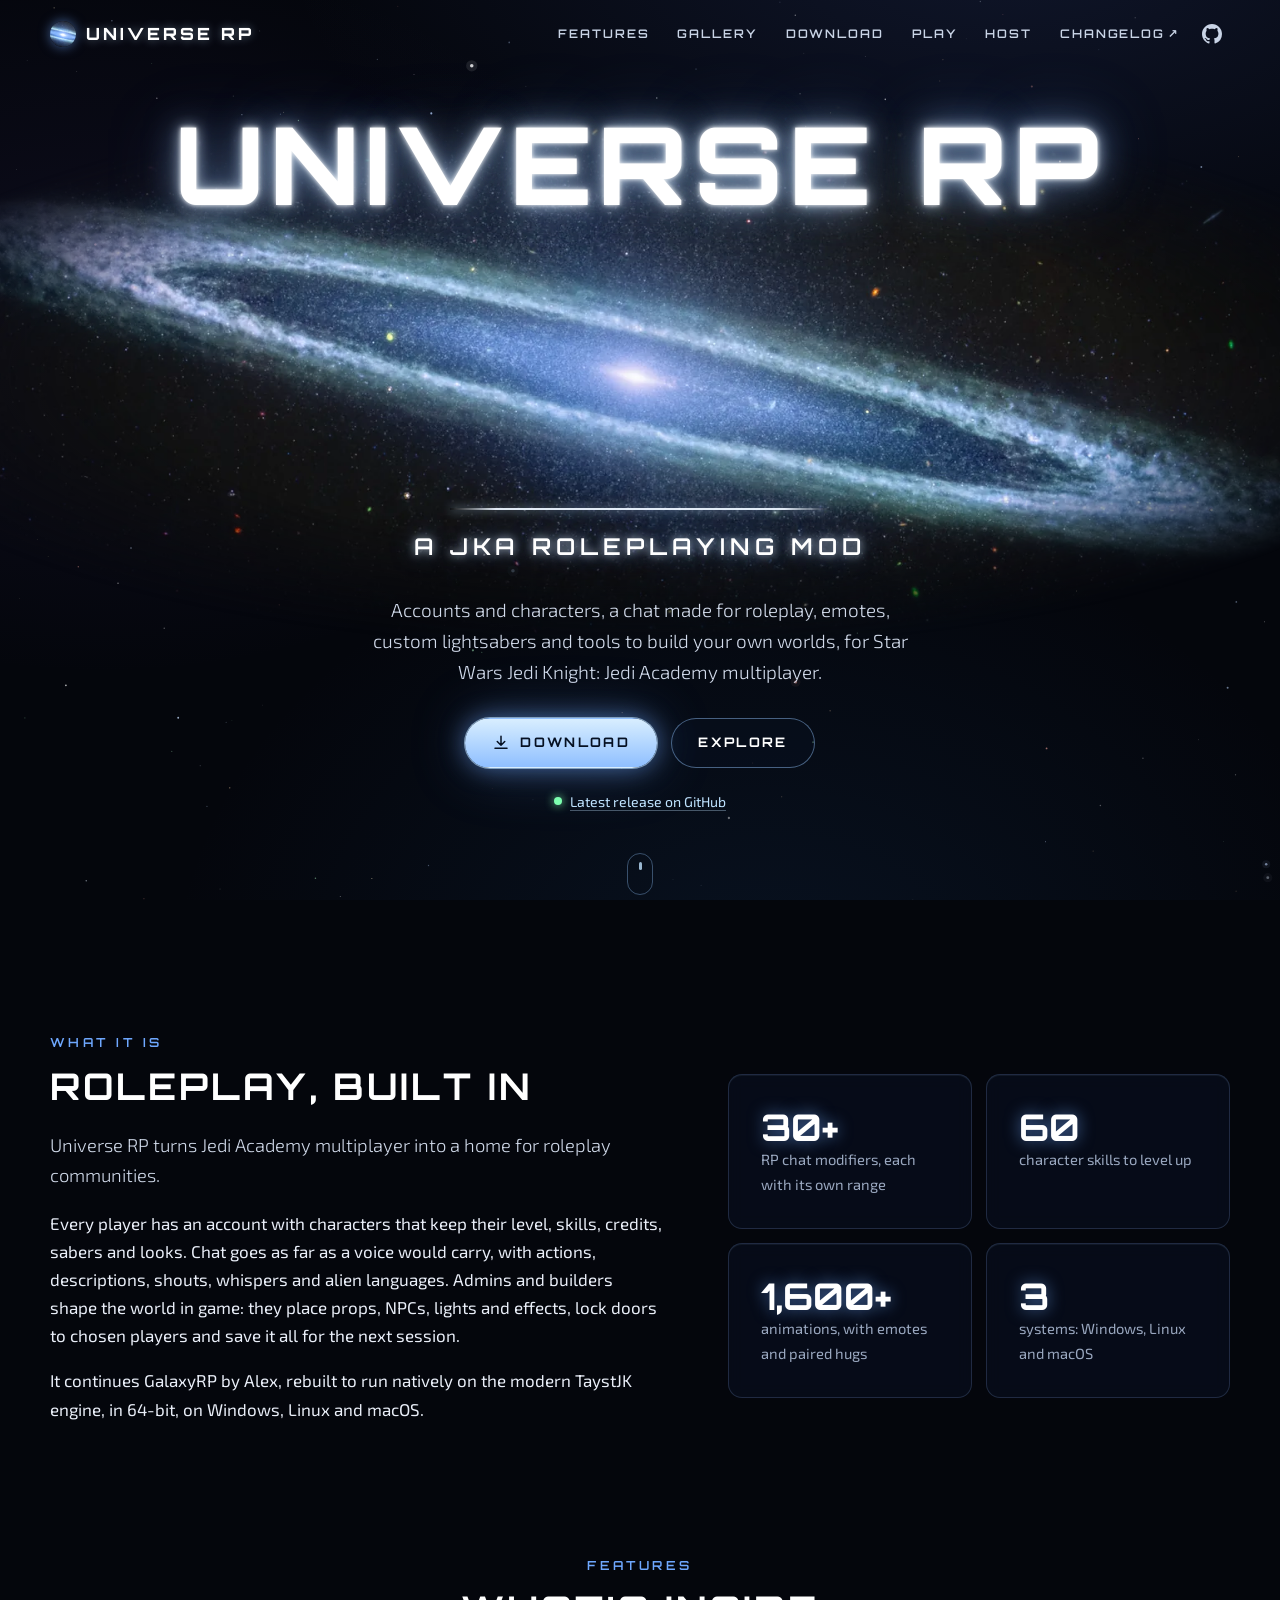
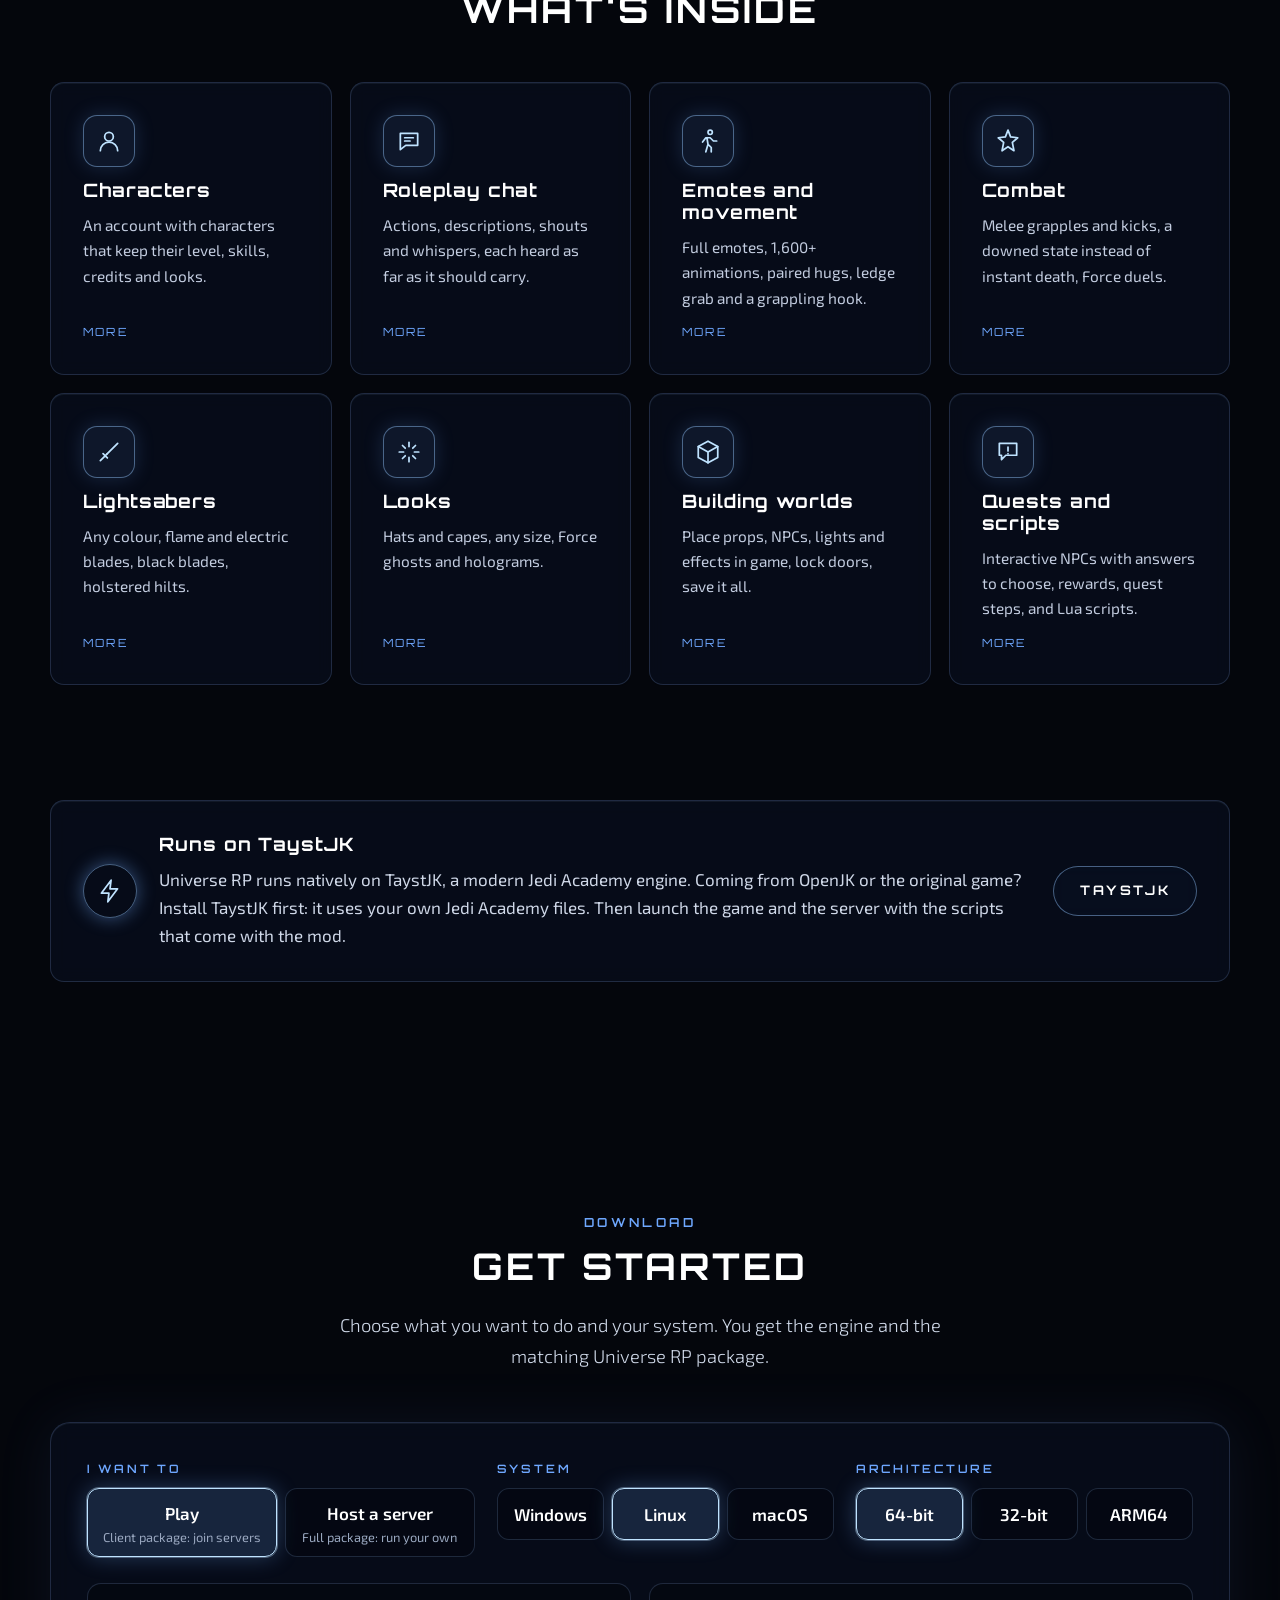
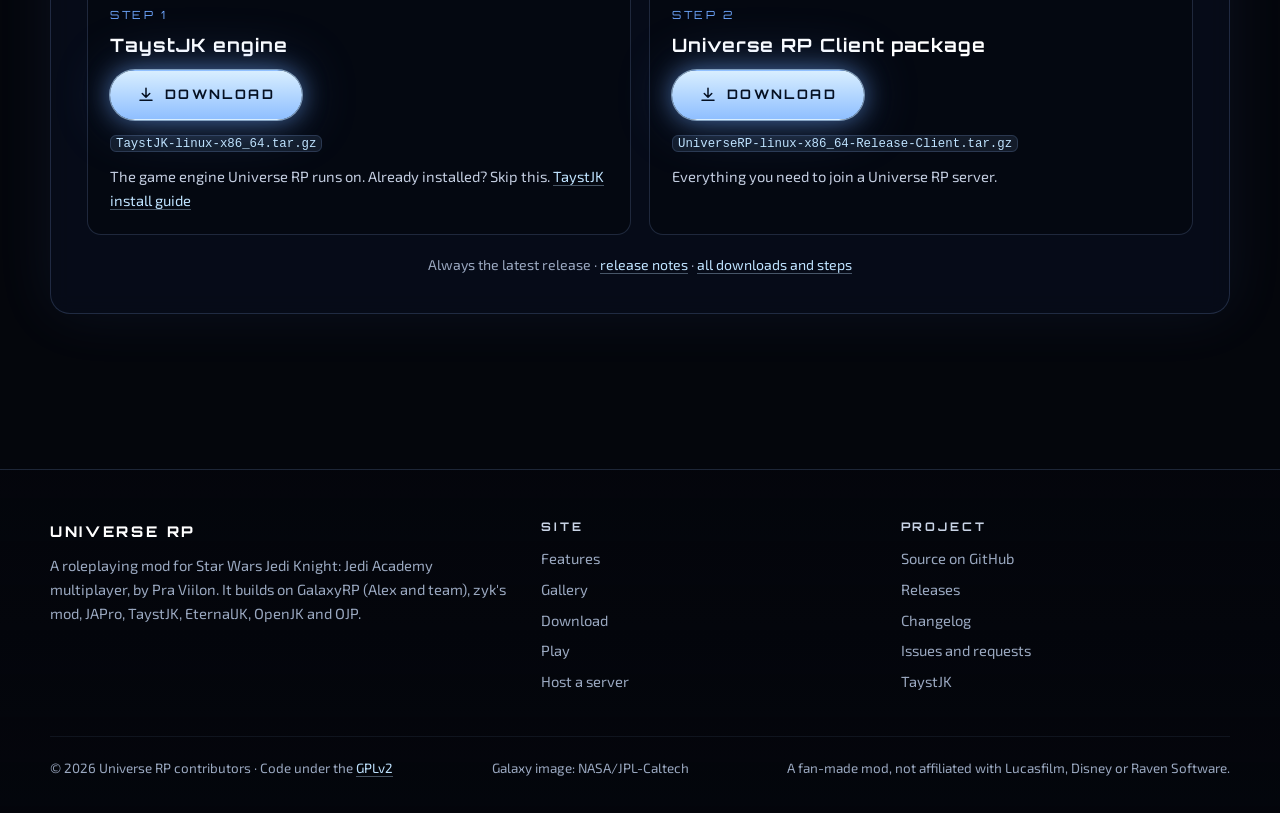
<file: index.html>
<!doctype html>
<html lang="en">
<head>
	<meta charset="utf-8">
	<meta name="viewport" content="width=device-width, initial-scale=1">
	<title>Universe RP · A Jedi Academy roleplaying mod</title>
	<meta name="description" content="Universe RP is a roleplaying mod for Star Wars Jedi Knight: Jedi Academy multiplayer, running natively on TaystJK for Windows, Linux and macOS.">
	<meta name="theme-color" content="#04060c">
	<link rel="icon" type="image/png" sizes="32x32" href="assets/img/favicon-32.png">
	<link rel="apple-touch-icon" href="assets/img/apple-touch-icon.png">
	<meta property="og:type" content="website">
	<meta property="og:site_name" content="Universe RP">
	<meta property="og:title" content="Universe RP · A Jedi Academy roleplaying mod">
	<meta property="og:description" content="Accounts and characters, RP chat, emotes, custom sabers, world building and more. Runs natively on TaystJK for Windows, Linux and macOS.">
	<meta property="og:image" content="https://praviilon.github.io/Universe_RP/assets/img/og-cover.jpg">
	<meta property="og:image:width" content="1200">
	<meta property="og:image:height" content="630">
	<meta name="twitter:card" content="summary_large_image">
	<link rel="preload" href="assets/fonts/orbitron.woff2" as="font" type="font/woff2" crossorigin>
	<link rel="preload" href="assets/fonts/exo2.woff2" as="font" type="font/woff2" crossorigin>
	<link rel="stylesheet" href="assets/css/site.css">
</head>
<body>
	<a class="skip-link" href="#main">Skip to content</a>
	<canvas id="starfield" aria-hidden="true"></canvas>

	<header class="site-header">
		<div class="wrap header-inner">
			<a class="brand" href="./"><img src="assets/img/favicon-32.png" alt="" width="26" height="26">UNIVERSE RP</a>
			<button class="menu-toggle" type="button" aria-expanded="false" aria-controls="site-nav" aria-label="Menu">
				<svg viewBox="0 0 24 24" fill="none" stroke-width="2" stroke-linecap="round"><path d="M4 7h16M4 12h16M4 17h16"/></svg>
			</button>
			<nav class="nav" id="site-nav" aria-label="Main">
				<a href="features.html">Features</a>
				<a href="gallery.html">Gallery</a>
				<a href="download.html">Download</a>
				<a href="play.html">Play</a>
				<a href="host.html">Host</a>
				<a class="ext" href="https://github.com/praviilon/Universe_RP/blob/main/CHANGELOG.md">Changelog</a>
				<a class="nav-icon" href="https://github.com/praviilon/Universe_RP" aria-label="Universe RP on GitHub">
					<svg viewBox="0 0 16 16" aria-hidden="true"><path d="M8 0C3.58 0 0 3.58 0 8c0 3.54 2.29 6.53 5.47 7.59.4.07.55-.17.55-.38 0-.19-.01-.82-.01-1.49-2.01.37-2.53-.49-2.69-.94-.09-.23-.48-.94-.82-1.13-.28-.15-.68-.52-.01-.53.63-.01 1.08.58 1.23.82.72 1.21 1.87.87 2.33.66.07-.52.28-.87.51-1.07-1.78-.2-3.64-.89-3.64-3.95 0-.87.31-1.59.82-2.15-.08-.2-.36-1.02.08-2.12 0 0 .67-.21 2.2.82.64-.18 1.32-.27 2-.27.68 0 1.36.09 2 .27 1.53-1.04 2.2-.82 2.2-.82.44 1.1.16 1.92.08 2.12.51.56.82 1.27.82 2.15 0 3.07-1.87 3.75-3.65 3.95.29.25.54.73.54 1.48 0 1.07-.01 1.93-.01 2.2 0 .21.15.46.55.38A8.013 8.013 0 0016 8c0-4.42-3.58-8-8-8z"/></svg>
					<span class="label">GitHub</span>
				</a>
			</nav>
		</div>
	</header>

	<main id="main">
		<section class="hero" aria-labelledby="hero-title">
			<h1 class="hero-title" id="hero-title">Universe RP</h1>
			<div class="hero-galaxy" aria-hidden="true">
				<picture>
					<source type="image/webp" srcset="assets/img/galaxy-720.webp 720w, assets/img/galaxy-1200.webp 1200w, assets/img/galaxy-2000.webp 2000w" sizes="(max-width: 700px) 210vw, (max-width: 1308px) 130vw, 1700px">
					<img src="assets/img/galaxy-1200.jpg" alt="" width="1200" height="401" fetchpriority="high">
				</picture>
			</div>
			<div class="hero-rule" aria-hidden="true"></div>
			<p class="hero-sub">A JKA roleplaying mod</p>
			<p class="hero-text">Accounts and characters, a chat made for roleplay, emotes, custom lightsabers and tools to build your own worlds, for Star Wars Jedi Knight: Jedi Academy multiplayer.</p>
			<div class="hero-actions">
				<a class="btn btn-primary" href="download.html">
					<svg viewBox="0 0 24 24" aria-hidden="true"><path d="M12 3v12m0 0l-5-5m5 5l5-5M4 19h16" stroke-linecap="round" stroke-linejoin="round"/></svg>
					Download
				</a>
				<a class="btn btn-ghost" href="features.html">Explore</a>
			</div>
			<p class="release-badge" data-release-badge>
				<span class="dot" aria-hidden="true"></span>
				<a href="https://github.com/praviilon/Universe_RP/releases/latest"><span data-release-text>Latest release on GitHub</span></a>
			</p>
			<a class="scroll-cue" href="#about" aria-label="Scroll down"></a>
		</section>

		<section class="section" id="about" aria-labelledby="about-title">
			<div class="wrap split">
				<div>
					<p class="eyebrow">What it is</p>
					<h2 id="about-title">Roleplay, built in</h2>
					<p class="lede">Universe RP turns Jedi Academy multiplayer into a home for roleplay communities.</p>
					<p>Every player has an account with characters that keep their level, skills, credits, sabers and looks. Chat goes as far as a voice would carry, with actions, descriptions, shouts, whispers and alien languages. Admins and builders shape the world in game: they place props, NPCs, lights and effects, lock doors to chosen players and save it all for the next session.</p>
					<p>It continues GalaxyRP by Alex, rebuilt to run natively on the modern TaystJK engine, in 64-bit, on Windows, Linux and macOS.</p>
				</div>
				<div class="stats">
					<div class="card stat"><div class="num">30+</div><div class="label">RP chat modifiers, each with its own range</div></div>
					<div class="card stat"><div class="num">60</div><div class="label">character skills to level up</div></div>
					<div class="card stat"><div class="num">1,600+</div><div class="label">animations, with emotes and paired hugs</div></div>
					<div class="card stat"><div class="num">3</div><div class="label">systems: Windows, Linux and macOS</div></div>
				</div>
			</div>
		</section>

		<section class="section tight" id="highlights" aria-labelledby="highlights-title">
			<div class="wrap">
				<div class="section-head center">
					<p class="eyebrow">Features</p>
					<h2 id="highlights-title">What's inside</h2>
				</div>
				<div class="highlights">
					<a class="card feature-card" href="features.html#characters">
						<span class="ico" aria-hidden="true"><svg viewBox="0 0 24 24"><circle cx="12" cy="8" r="4"/><path d="M4 21c0-4.4 3.6-8 8-8s8 3.6 8 8"/></svg></span>
						<h3>Characters</h3>
						<p>An account with characters that keep their level, skills, credits and looks.</p>
						<span class="more">More</span>
					</a>
					<a class="card feature-card" href="features.html#chat">
						<span class="ico" aria-hidden="true"><svg viewBox="0 0 24 24"><path d="M4 5h16v11H9l-5 4z"/><path d="M8 9h8M8 12h5"/></svg></span>
						<h3>Roleplay chat</h3>
						<p>Actions, descriptions, shouts and whispers, each heard as far as it should carry.</p>
						<span class="more">More</span>
					</a>
					<a class="card feature-card" href="features.html#emotes">
						<span class="ico" aria-hidden="true"><svg viewBox="0 0 24 24"><circle cx="14" cy="4" r="2"/><path d="M10 22l2-7 3 3v4M7 13l3-4h4l3 3h3M12 15l-1-6"/></svg></span>
						<h3>Emotes and movement</h3>
						<p>Full emotes, 1,600+ animations, paired hugs, ledge grab and a grappling hook.</p>
						<span class="more">More</span>
					</a>
					<a class="card feature-card" href="features.html#combat">
						<span class="ico" aria-hidden="true"><svg viewBox="0 0 24 24"><path d="M12 2l2.4 6.2L21 9l-5 4.3L17.5 21 12 17.3 6.5 21 8 13.3 3 9l6.6-.8z"/></svg></span>
						<h3>Combat</h3>
						<p>Melee grapples and kicks, a downed state instead of instant death, Force duels.</p>
						<span class="more">More</span>
					</a>
					<a class="card feature-card" href="features.html#sabers">
						<span class="ico" aria-hidden="true"><svg viewBox="0 0 24 24"><path d="M20 4L10 14"/><path d="M10 14l-2 2M8 16l-4 4M6.5 13.5l4 4"/></svg></span>
						<h3>Lightsabers</h3>
						<p>Any colour, flame and electric blades, black blades, holstered hilts.</p>
						<span class="more">More</span>
					</a>
					<a class="card feature-card" href="features.html#looks">
						<span class="ico" aria-hidden="true"><svg viewBox="0 0 24 24"><path d="M12 3v4M12 17v4M3 12h4M17 12h4M6 6l2.5 2.5M15.5 15.5L18 18M18 6l-2.5 2.5M8.5 15.5L6 18"/></svg></span>
						<h3>Looks</h3>
						<p>Hats and capes, any size, Force ghosts and holograms.</p>
						<span class="more">More</span>
					</a>
					<a class="card feature-card" href="features.html#building">
						<span class="ico" aria-hidden="true"><svg viewBox="0 0 24 24"><path d="M12 2l9 5v10l-9 5-9-5V7z"/><path d="M12 22V12M21 7l-9 5-9-5"/></svg></span>
						<h3>Building worlds</h3>
						<p>Place props, NPCs, lights and effects in game, lock doors, save it all.</p>
						<span class="more">More</span>
					</a>
					<a class="card feature-card" href="features.html#quests">
						<span class="ico" aria-hidden="true"><svg viewBox="0 0 24 24"><path d="M4 4h16v11H10l-4 4v-4H4z"/><path d="M12 7.5v3.5M12 13.5h.01"/></svg></span>
						<h3>Quests and scripts</h3>
						<p>Interactive NPCs with answers to choose, rewards, quest steps, and Lua scripts.</p>
						<span class="more">More</span>
					</a>
				</div>
			</div>
		</section>

		<section class="section tight" aria-labelledby="taystjk-title">
			<div class="wrap">
				<div class="card callout">
					<div class="icon" aria-hidden="true">
						<svg viewBox="0 0 24 24" stroke-linecap="round" stroke-linejoin="round"><path d="M13 2L4 14h7l-1 8 9-12h-7l1-8z"/></svg>
					</div>
					<div>
						<h3 id="taystjk-title">Runs on TaystJK</h3>
						<p>Universe RP runs natively on TaystJK, a modern Jedi Academy engine. Coming from OpenJK or the original game? Install TaystJK first: it uses your own Jedi Academy files. Then launch the game and the server with the scripts that come with the mod.</p>
					</div>
					<a class="btn btn-ghost" href="https://taysta.github.io/TaystJK/">TaystJK</a>
				</div>
			</div>
		</section>
		<section class="section" id="download" aria-labelledby="download-title">
			<div class="wrap">
				<div class="section-head center">
					<p class="eyebrow">Download</p>
					<h2 id="download-title">Get started</h2>
					<p class="lede">Choose what you want to do and your system. You get the engine and the matching Universe RP package.</p>
				</div>
				<div class="picker" data-download-picker data-compact>
					<noscript><p>The picker needs JavaScript: see <a href="download.html#all-downloads">all downloads</a>.</p></noscript>
				</div>
			</div>
		</section>
	</main>

	<footer class="site-footer">
		<div class="wrap">
			<div class="footer-grid">
				<div>
					<div class="footer-brand">UNIVERSE RP</div>
					<p>A roleplaying mod for Star Wars Jedi Knight: Jedi Academy multiplayer, by Pra Viilon. It builds on GalaxyRP (Alex and team), zyk's mod, JAPro, TaystJK, EternalJK, OpenJK and OJP.</p>
				</div>
				<div>
					<h4>Site</h4>
					<ul>
						<li><a href="features.html">Features</a></li>
						<li><a href="gallery.html">Gallery</a></li>
						<li><a href="download.html">Download</a></li>
						<li><a href="play.html">Play</a></li>
						<li><a href="host.html">Host a server</a></li>
					</ul>
				</div>
				<div>
					<h4>Project</h4>
					<ul>
						<li><a href="https://github.com/praviilon/Universe_RP">Source on GitHub</a></li>
						<li><a href="https://github.com/praviilon/Universe_RP/releases">Releases</a></li>
						<li><a href="https://github.com/praviilon/Universe_RP/blob/main/CHANGELOG.md">Changelog</a></li>
						<li><a href="https://github.com/praviilon/Universe_RP/issues">Issues and requests</a></li>
						<li><a href="https://taysta.github.io/TaystJK/">TaystJK</a></li>
					</ul>
				</div>
			</div>
			<div class="footer-bottom">
				<span>© <span data-year>2026</span> Universe RP contributors · Code under the <a href="https://github.com/praviilon/Universe_RP/blob/main/LICENSE.txt">GPLv2</a></span>
				<span>Galaxy image: NASA/JPL-Caltech</span>
				<span>A fan-made mod, not affiliated with Lucasfilm, Disney or Raven Software.</span>
			</div>
		</div>
	</footer>

	<script src="assets/js/starfield.js" defer></script>
	<script src="assets/js/site.js" defer></script>
	<script src="assets/js/download.js" defer></script>
</body>
</html>
</file>
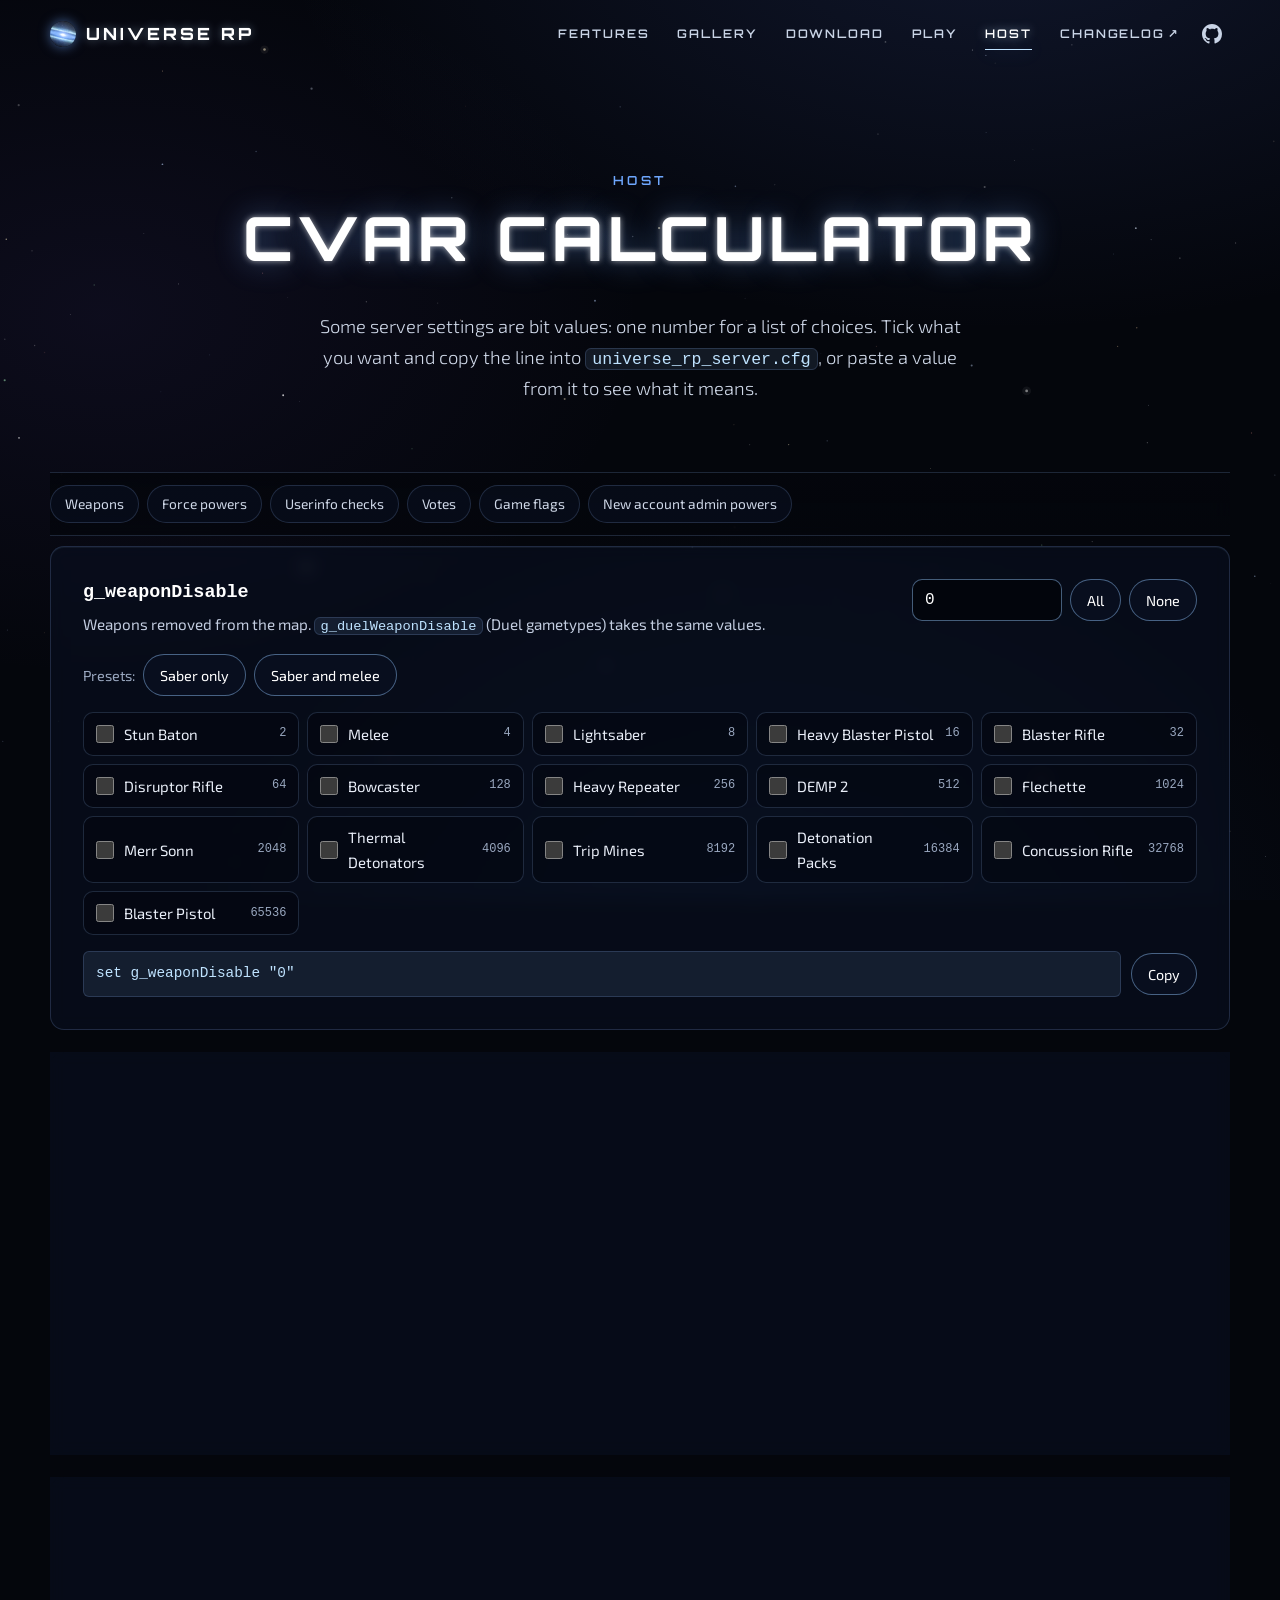
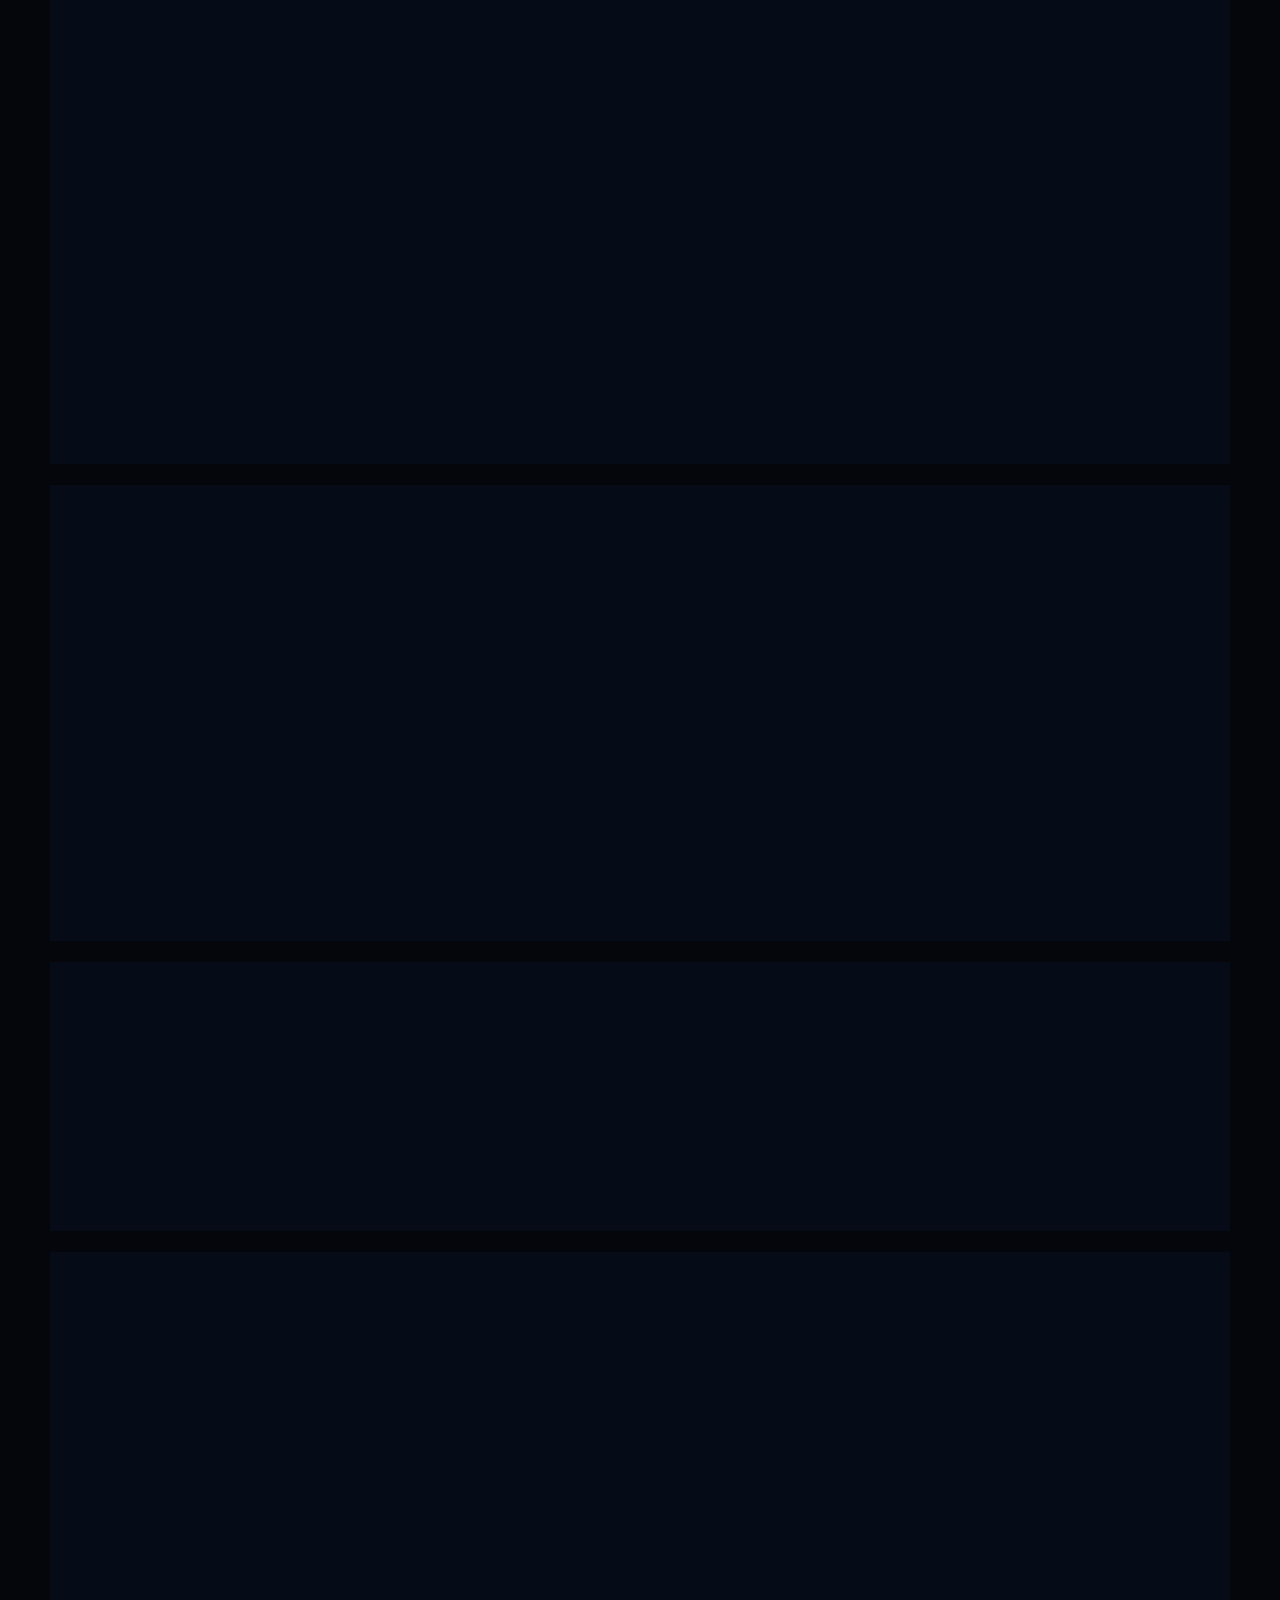
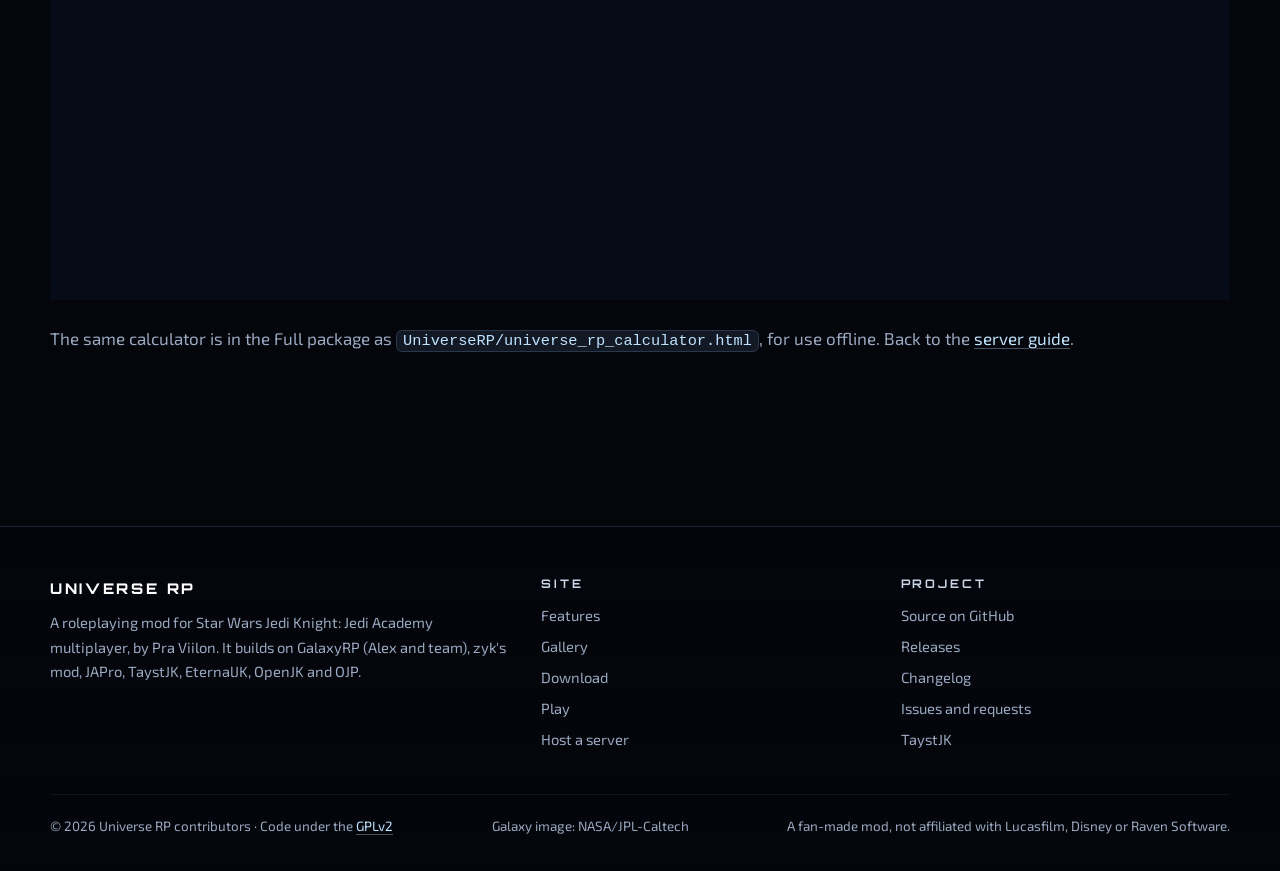
<file: calculator.html>
<!doctype html>
<html lang="en">
<head>
	<meta charset="utf-8">
	<meta name="viewport" content="width=device-width, initial-scale=1">
	<title>Cvar calculator · Universe RP</title>
	<meta name="description" content="Work out Universe RP and Jedi Academy bit-value server settings: disabled weapons and Force powers, userinfo checks, votes, game flags and default admin powers.">
	<meta name="theme-color" content="#04060c">
	<link rel="icon" type="image/png" sizes="32x32" href="assets/img/favicon-32.png">
	<link rel="apple-touch-icon" href="assets/img/apple-touch-icon.png">
	<meta property="og:type" content="website">
	<meta property="og:site_name" content="Universe RP">
	<meta property="og:title" content="Universe RP cvar calculator">
	<meta property="og:description" content="Work out Universe RP and Jedi Academy bit-value server settings: disabled weapons and Force powers, userinfo checks, votes, game flags and default admin powers.">
	<meta property="og:image" content="https://praviilon.github.io/Universe_RP/assets/img/og-cover.jpg">
	<meta property="og:image:width" content="1200">
	<meta property="og:image:height" content="630">
	<meta name="twitter:card" content="summary_large_image">
	<link rel="preload" href="assets/fonts/orbitron.woff2" as="font" type="font/woff2" crossorigin>
	<link rel="preload" href="assets/fonts/exo2.woff2" as="font" type="font/woff2" crossorigin>
	<link rel="stylesheet" href="assets/css/site.css">
</head>
<body>
	<a class="skip-link" href="#main">Skip to content</a>
	<canvas id="starfield" aria-hidden="true"></canvas>

	<header class="site-header">
		<div class="wrap header-inner">
			<a class="brand" href="./"><img src="assets/img/favicon-32.png" alt="" width="26" height="26">UNIVERSE RP</a>
			<button class="menu-toggle" type="button" aria-expanded="false" aria-controls="site-nav" aria-label="Menu">
				<svg viewBox="0 0 24 24" fill="none" stroke-width="2" stroke-linecap="round"><path d="M4 7h16M4 12h16M4 17h16"/></svg>
			</button>
			<nav class="nav" id="site-nav" aria-label="Main">
				<a href="features.html">Features</a>
				<a href="gallery.html">Gallery</a>
				<a href="download.html">Download</a>
				<a href="play.html">Play</a>
				<a href="host.html" aria-current="page">Host</a>
				<a class="ext" href="https://github.com/praviilon/Universe_RP/blob/main/CHANGELOG.md">Changelog</a>
				<a class="nav-icon" href="https://github.com/praviilon/Universe_RP" aria-label="Universe RP on GitHub">
					<svg viewBox="0 0 16 16" aria-hidden="true"><path d="M8 0C3.58 0 0 3.58 0 8c0 3.54 2.29 6.53 5.47 7.59.4.07.55-.17.55-.38 0-.19-.01-.82-.01-1.49-2.01.37-2.53-.49-2.69-.94-.09-.23-.48-.94-.82-1.13-.28-.15-.68-.52-.01-.53.63-.01 1.08.58 1.23.82.72 1.21 1.87.87 2.33.66.07-.52.28-.87.51-1.07-1.78-.2-3.64-.89-3.64-3.95 0-.87.31-1.59.82-2.15-.08-.2-.36-1.02.08-2.12 0 0 .67-.21 2.2.82.64-.18 1.32-.27 2-.27.68 0 1.36.09 2 .27 1.53-1.04 2.2-.82 2.2-.82.44 1.1.16 1.92.08 2.12.51.56.82 1.27.82 2.15 0 3.07-1.87 3.75-3.65 3.95.29.25.54.73.54 1.48 0 1.07-.01 1.93-.01 2.2 0 .21.15.46.55.38A8.013 8.013 0 0016 8c0-4.42-3.58-8-8-8z"/></svg>
					<span class="label">GitHub</span>
				</a>
			</nav>
		</div>
	</header>

	<main id="main">
		<section class="page-head">
			<div class="wrap">
				<p class="eyebrow">Host</p>
				<h1>Cvar calculator</h1>
				<p class="lede">Some server settings are bit values: one number for a list of choices. Tick what you want and copy the line into <code>universe_rp_server.cfg</code>, or paste a value from it to see what it means.</p>
			</div>
		</section>

		<section class="section tight" aria-label="Calculator">
			<div class="wrap">
				<nav class="toc calc-toc" aria-label="Settings">
					<ul>
						<li><a href="#g_weaponDisable">Weapons</a></li>
						<li><a href="#g_forcePowerDisable">Force powers</a></li>
						<li><a href="#g_userinfoValidate">Userinfo checks</a></li>
						<li><a href="#g_allowVote">Votes</a></li>
						<li><a href="#dmflags">Game flags</a></li>
						<li><a href="#rp_default_account_permissions">New account admin powers</a></li>
					</ul>
				</nav>
				<div class="calc" data-calculator>
					<noscript><p>The calculator needs JavaScript. The same calculator is in the Full package as <code>universe_rp_calculator.html</code>.</p></noscript>
				</div>
				<p class="muted" style="margin-top:24px">The same calculator is in the Full package as <code>UniverseRP/universe_rp_calculator.html</code>, for use offline. Back to the <a href="host.html">server guide</a>.</p>
			</div>
		</section>
	</main>

	<footer class="site-footer">
		<div class="wrap">
			<div class="footer-grid">
				<div>
					<div class="footer-brand">UNIVERSE RP</div>
					<p>A roleplaying mod for Star Wars Jedi Knight: Jedi Academy multiplayer, by Pra Viilon. It builds on GalaxyRP (Alex and team), zyk's mod, JAPro, TaystJK, EternalJK, OpenJK and OJP.</p>
				</div>
				<div>
					<h4>Site</h4>
					<ul>
						<li><a href="features.html">Features</a></li>
						<li><a href="gallery.html">Gallery</a></li>
						<li><a href="download.html">Download</a></li>
						<li><a href="play.html">Play</a></li>
						<li><a href="host.html">Host a server</a></li>
					</ul>
				</div>
				<div>
					<h4>Project</h4>
					<ul>
						<li><a href="https://github.com/praviilon/Universe_RP">Source on GitHub</a></li>
						<li><a href="https://github.com/praviilon/Universe_RP/releases">Releases</a></li>
						<li><a href="https://github.com/praviilon/Universe_RP/blob/main/CHANGELOG.md">Changelog</a></li>
						<li><a href="https://github.com/praviilon/Universe_RP/issues">Issues and requests</a></li>
						<li><a href="https://taysta.github.io/TaystJK/">TaystJK</a></li>
					</ul>
				</div>
			</div>
			<div class="footer-bottom">
				<span>© <span data-year>2026</span> Universe RP contributors · Code under the <a href="https://github.com/praviilon/Universe_RP/blob/main/LICENSE.txt">GPLv2</a></span>
				<span>Galaxy image: NASA/JPL-Caltech</span>
				<span>A fan-made mod, not affiliated with Lucasfilm, Disney or Raven Software.</span>
			</div>
		</div>
	</footer>

	<script src="assets/js/starfield.js" defer></script>
	<script src="assets/js/site.js" defer></script>
	<script src="assets/js/calculator.js" defer></script>
</body>
</html>
</file>
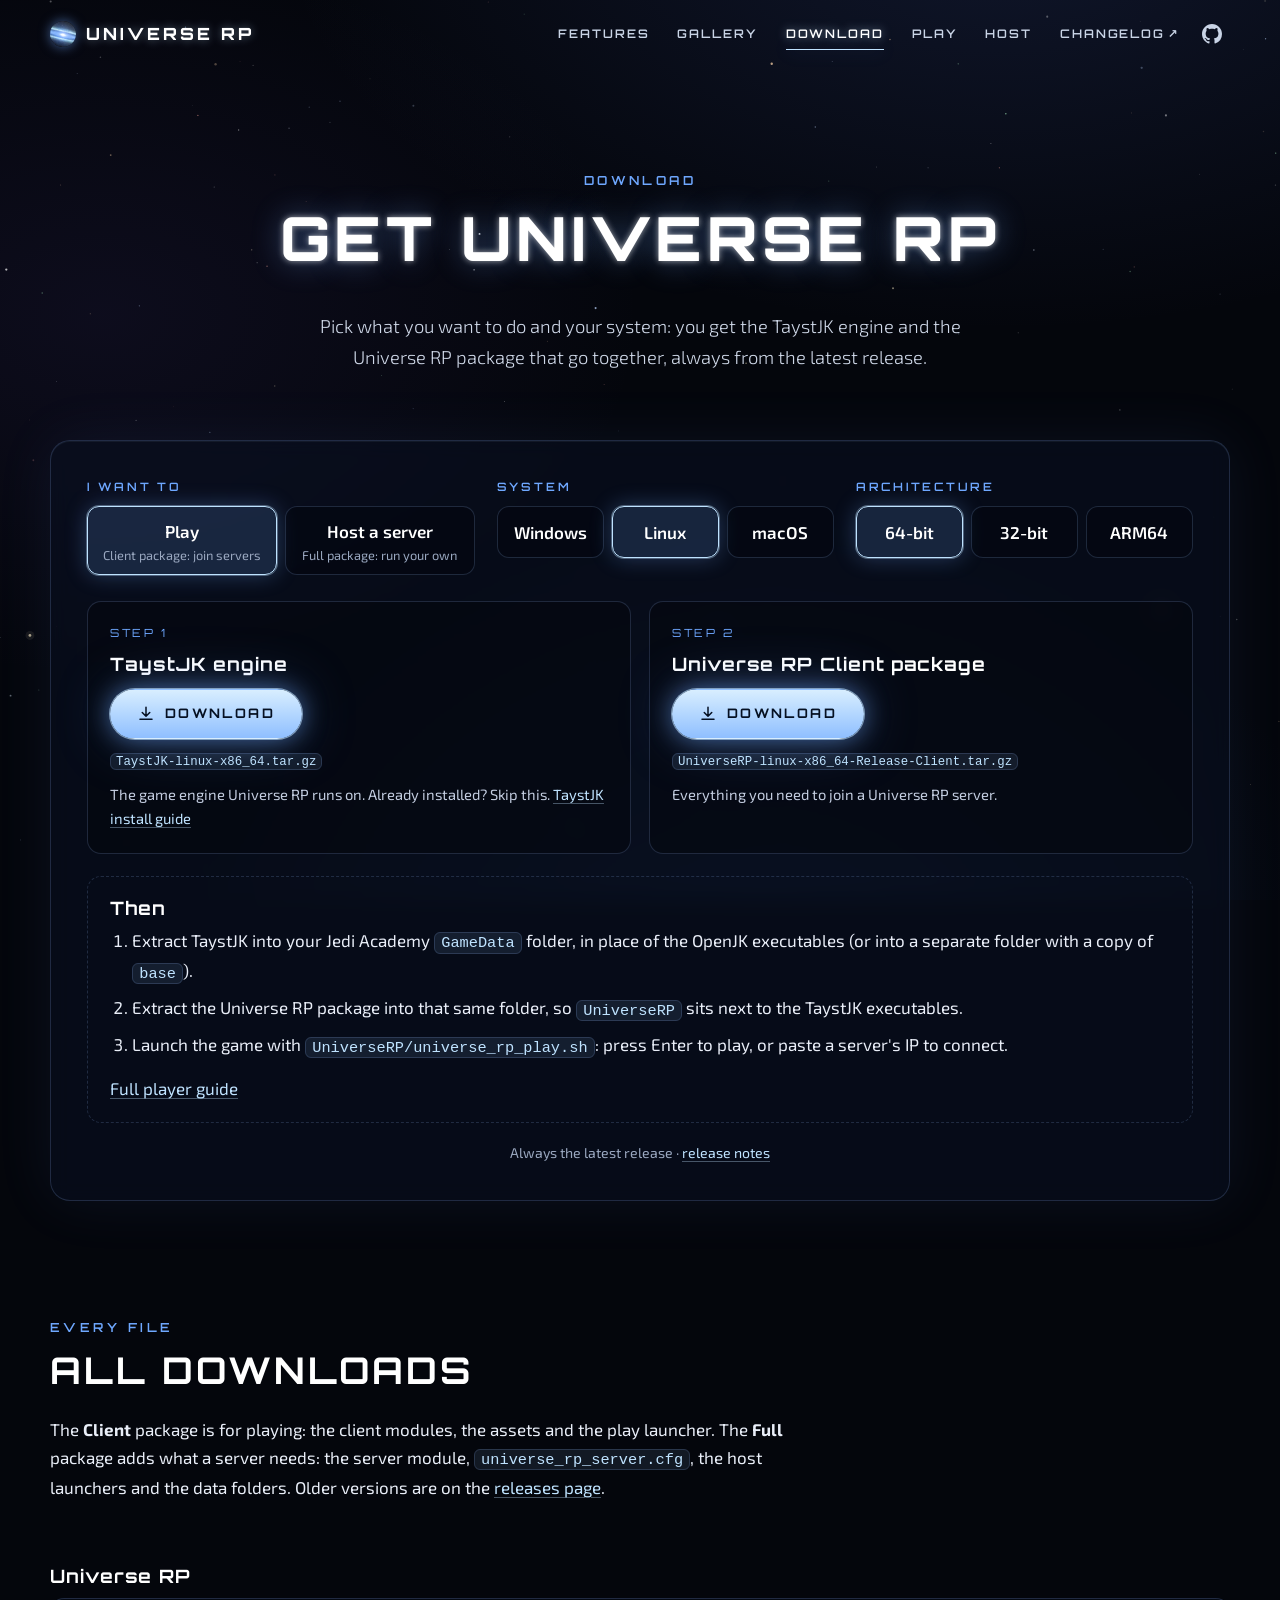
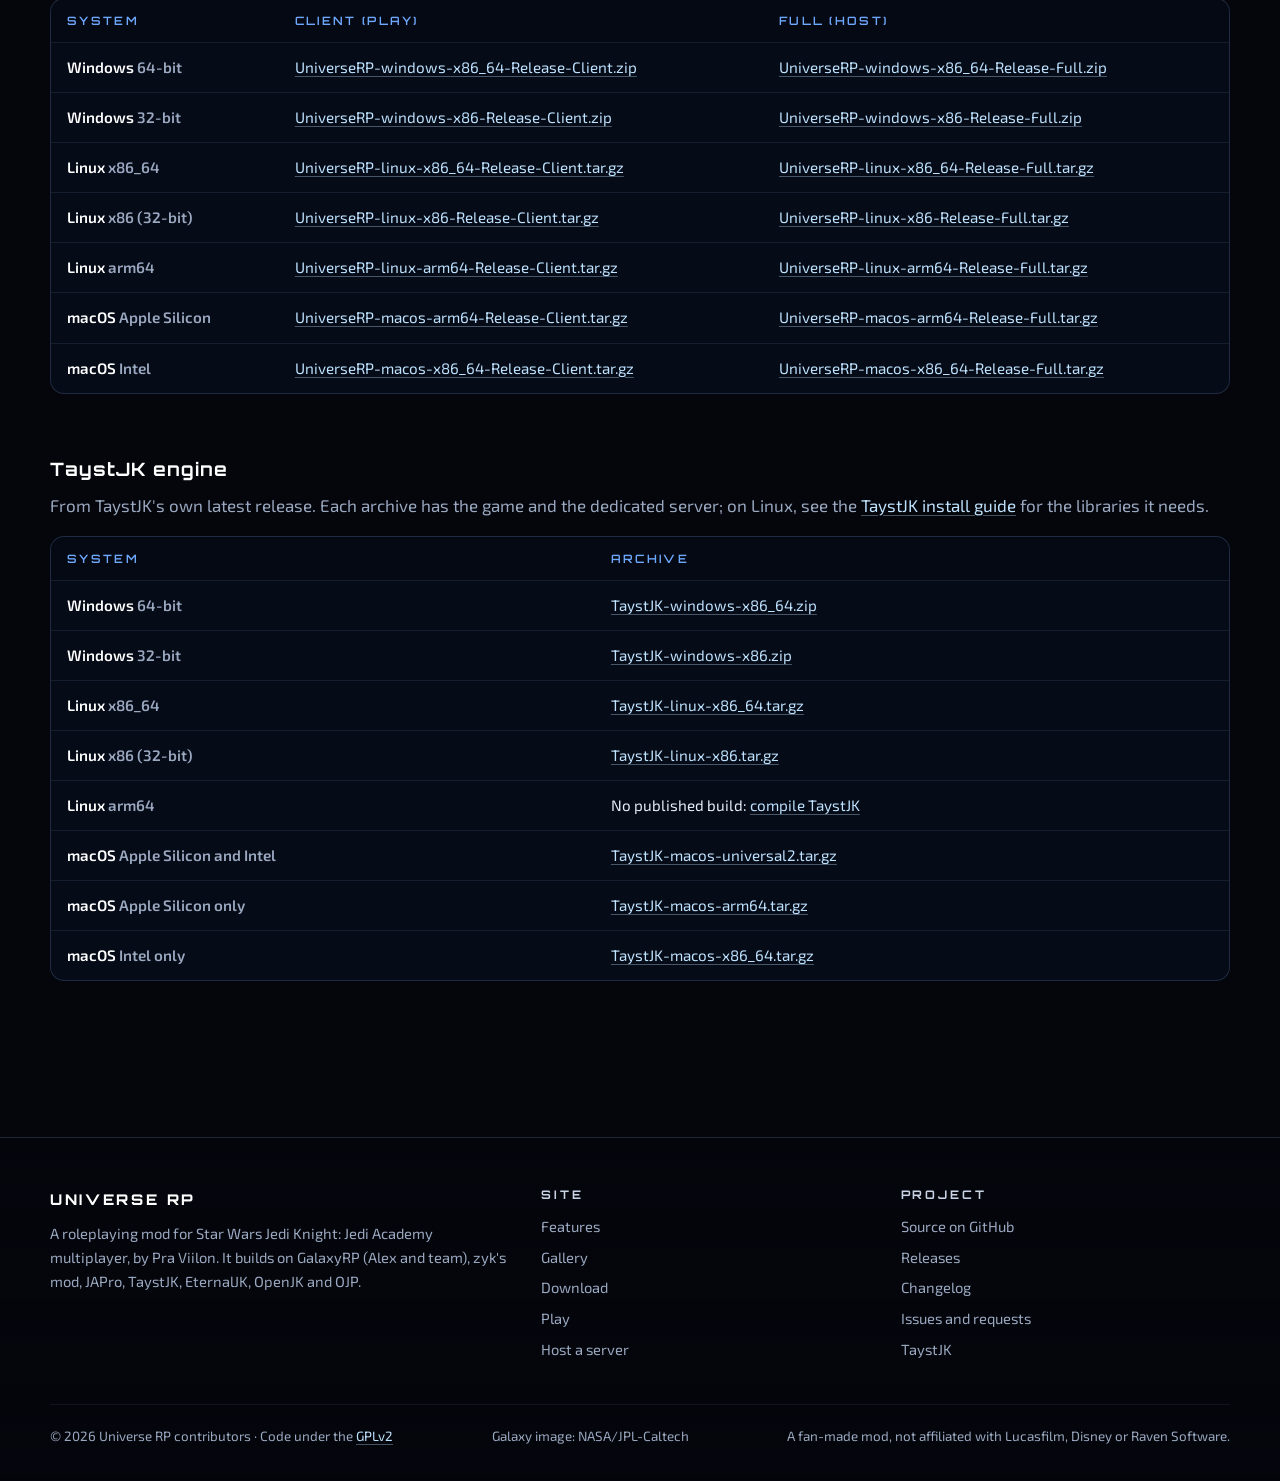
<file: download.html>
<!doctype html>
<html lang="en">
<head>
	<meta charset="utf-8">
	<meta name="viewport" content="width=device-width, initial-scale=1">
	<title>Download · Universe RP</title>
	<meta name="description" content="Download Universe RP and the TaystJK engine for Windows, Linux or macOS: the client package to play, or the full package to host a server.">
	<meta name="theme-color" content="#04060c">
	<link rel="icon" type="image/png" sizes="32x32" href="assets/img/favicon-32.png">
	<link rel="apple-touch-icon" href="assets/img/apple-touch-icon.png">
	<meta property="og:type" content="website">
	<meta property="og:site_name" content="Universe RP">
	<meta property="og:title" content="Download Universe RP">
	<meta property="og:description" content="Accounts and characters, RP chat, emotes, custom sabers, world building and more. Runs natively on TaystJK for Windows, Linux and macOS.">
	<meta property="og:image" content="https://praviilon.github.io/Universe_RP/assets/img/og-cover.jpg">
	<meta property="og:image:width" content="1200">
	<meta property="og:image:height" content="630">
	<meta name="twitter:card" content="summary_large_image">
	<link rel="preload" href="assets/fonts/orbitron.woff2" as="font" type="font/woff2" crossorigin>
	<link rel="preload" href="assets/fonts/exo2.woff2" as="font" type="font/woff2" crossorigin>
	<link rel="stylesheet" href="assets/css/site.css">
</head>
<body>
	<a class="skip-link" href="#main">Skip to content</a>
	<canvas id="starfield" aria-hidden="true"></canvas>

	<header class="site-header">
		<div class="wrap header-inner">
			<a class="brand" href="./"><img src="assets/img/favicon-32.png" alt="" width="26" height="26">UNIVERSE RP</a>
			<button class="menu-toggle" type="button" aria-expanded="false" aria-controls="site-nav" aria-label="Menu">
				<svg viewBox="0 0 24 24" fill="none" stroke-width="2" stroke-linecap="round"><path d="M4 7h16M4 12h16M4 17h16"/></svg>
			</button>
			<nav class="nav" id="site-nav" aria-label="Main">
				<a href="features.html">Features</a>
				<a href="gallery.html">Gallery</a>
				<a href="download.html" aria-current="page">Download</a>
				<a href="play.html">Play</a>
				<a href="host.html">Host</a>
				<a class="ext" href="https://github.com/praviilon/Universe_RP/blob/main/CHANGELOG.md">Changelog</a>
				<a class="nav-icon" href="https://github.com/praviilon/Universe_RP" aria-label="Universe RP on GitHub">
					<svg viewBox="0 0 16 16" aria-hidden="true"><path d="M8 0C3.58 0 0 3.58 0 8c0 3.54 2.29 6.53 5.47 7.59.4.07.55-.17.55-.38 0-.19-.01-.82-.01-1.49-2.01.37-2.53-.49-2.69-.94-.09-.23-.48-.94-.82-1.13-.28-.15-.68-.52-.01-.53.63-.01 1.08.58 1.23.82.72 1.21 1.87.87 2.33.66.07-.52.28-.87.51-1.07-1.78-.2-3.64-.89-3.64-3.95 0-.87.31-1.59.82-2.15-.08-.2-.36-1.02.08-2.12 0 0 .67-.21 2.2.82.64-.18 1.32-.27 2-.27.68 0 1.36.09 2 .27 1.53-1.04 2.2-.82 2.2-.82.44 1.1.16 1.92.08 2.12.51.56.82 1.27.82 2.15 0 3.07-1.87 3.75-3.65 3.95.29.25.54.73.54 1.48 0 1.07-.01 1.93-.01 2.2 0 .21.15.46.55.38A8.013 8.013 0 0016 8c0-4.42-3.58-8-8-8z"/></svg>
					<span class="label">GitHub</span>
				</a>
			</nav>
		</div>
	</header>

	<main id="main">
		<section class="page-head">
			<div class="wrap">
				<p class="eyebrow">Download</p>
				<h1>Get Universe RP</h1>
				<p class="lede">Pick what you want to do and your system: you get the TaystJK engine and the Universe RP package that go together, always from the latest release.</p>
			</div>
		</section>

		<section class="section tight" aria-label="Download picker">
			<div class="wrap">
				<div class="picker" data-download-picker>
					<noscript><p>The picker needs JavaScript. Every file is listed under <a href="#all-downloads">All downloads</a> below.</p></noscript>
				</div>
			</div>
		</section>

		<section class="section tight" id="all-downloads" aria-labelledby="all-title">
			<div class="wrap stack">
				<div class="section-head">
					<p class="eyebrow">Every file</p>
					<h2 id="all-title">All downloads</h2>
					<p>The <strong>Client</strong> package is for playing: the client modules, the assets and the play launcher. The <strong>Full</strong> package adds what a server needs: the server module, <code>universe_rp_server.cfg</code>, the host launchers and the data folders. Older versions are on the <a href="https://github.com/praviilon/Universe_RP/releases">releases page</a>.</p>
				</div>
				<div>
					<h3>Universe RP</h3>
					<div class="table-wrap">
						<table>
							<thead><tr><th scope="col">System</th><th scope="col">Client (play)</th><th scope="col">Full (host)</th></tr></thead>
							<tbody>
							<tr><th scope="row">Windows <span class="muted">64-bit</span></th><td><a href="https://github.com/praviilon/Universe_RP/releases/latest/download/UniverseRP-windows-x86_64-Release-Client.zip">UniverseRP-windows-x86_64-Release-Client.zip</a><span class="size" data-size="UniverseRP-windows-x86_64-Release-Client.zip"></span></td><td><a href="https://github.com/praviilon/Universe_RP/releases/latest/download/UniverseRP-windows-x86_64-Release-Full.zip">UniverseRP-windows-x86_64-Release-Full.zip</a><span class="size" data-size="UniverseRP-windows-x86_64-Release-Full.zip"></span></td></tr>
							<tr><th scope="row">Windows <span class="muted">32-bit</span></th><td><a href="https://github.com/praviilon/Universe_RP/releases/latest/download/UniverseRP-windows-x86-Release-Client.zip">UniverseRP-windows-x86-Release-Client.zip</a><span class="size" data-size="UniverseRP-windows-x86-Release-Client.zip"></span></td><td><a href="https://github.com/praviilon/Universe_RP/releases/latest/download/UniverseRP-windows-x86-Release-Full.zip">UniverseRP-windows-x86-Release-Full.zip</a><span class="size" data-size="UniverseRP-windows-x86-Release-Full.zip"></span></td></tr>
							<tr><th scope="row">Linux <span class="muted">x86_64</span></th><td><a href="https://github.com/praviilon/Universe_RP/releases/latest/download/UniverseRP-linux-x86_64-Release-Client.tar.gz">UniverseRP-linux-x86_64-Release-Client.tar.gz</a><span class="size" data-size="UniverseRP-linux-x86_64-Release-Client.tar.gz"></span></td><td><a href="https://github.com/praviilon/Universe_RP/releases/latest/download/UniverseRP-linux-x86_64-Release-Full.tar.gz">UniverseRP-linux-x86_64-Release-Full.tar.gz</a><span class="size" data-size="UniverseRP-linux-x86_64-Release-Full.tar.gz"></span></td></tr>
							<tr><th scope="row">Linux <span class="muted">x86 (32-bit)</span></th><td><a href="https://github.com/praviilon/Universe_RP/releases/latest/download/UniverseRP-linux-x86-Release-Client.tar.gz">UniverseRP-linux-x86-Release-Client.tar.gz</a><span class="size" data-size="UniverseRP-linux-x86-Release-Client.tar.gz"></span></td><td><a href="https://github.com/praviilon/Universe_RP/releases/latest/download/UniverseRP-linux-x86-Release-Full.tar.gz">UniverseRP-linux-x86-Release-Full.tar.gz</a><span class="size" data-size="UniverseRP-linux-x86-Release-Full.tar.gz"></span></td></tr>
							<tr><th scope="row">Linux <span class="muted">arm64</span></th><td><a href="https://github.com/praviilon/Universe_RP/releases/latest/download/UniverseRP-linux-arm64-Release-Client.tar.gz">UniverseRP-linux-arm64-Release-Client.tar.gz</a><span class="size" data-size="UniverseRP-linux-arm64-Release-Client.tar.gz"></span></td><td><a href="https://github.com/praviilon/Universe_RP/releases/latest/download/UniverseRP-linux-arm64-Release-Full.tar.gz">UniverseRP-linux-arm64-Release-Full.tar.gz</a><span class="size" data-size="UniverseRP-linux-arm64-Release-Full.tar.gz"></span></td></tr>
							<tr><th scope="row">macOS <span class="muted">Apple Silicon</span></th><td><a href="https://github.com/praviilon/Universe_RP/releases/latest/download/UniverseRP-macos-arm64-Release-Client.tar.gz">UniverseRP-macos-arm64-Release-Client.tar.gz</a><span class="size" data-size="UniverseRP-macos-arm64-Release-Client.tar.gz"></span></td><td><a href="https://github.com/praviilon/Universe_RP/releases/latest/download/UniverseRP-macos-arm64-Release-Full.tar.gz">UniverseRP-macos-arm64-Release-Full.tar.gz</a><span class="size" data-size="UniverseRP-macos-arm64-Release-Full.tar.gz"></span></td></tr>
							<tr><th scope="row">macOS <span class="muted">Intel</span></th><td><a href="https://github.com/praviilon/Universe_RP/releases/latest/download/UniverseRP-macos-x86_64-Release-Client.tar.gz">UniverseRP-macos-x86_64-Release-Client.tar.gz</a><span class="size" data-size="UniverseRP-macos-x86_64-Release-Client.tar.gz"></span></td><td><a href="https://github.com/praviilon/Universe_RP/releases/latest/download/UniverseRP-macos-x86_64-Release-Full.tar.gz">UniverseRP-macos-x86_64-Release-Full.tar.gz</a><span class="size" data-size="UniverseRP-macos-x86_64-Release-Full.tar.gz"></span></td></tr>
							</tbody>
						</table>
					</div>
				</div>
				<div>
					<h3>TaystJK engine</h3>
					<p class="muted">From TaystJK's own latest release. Each archive has the game and the dedicated server; on Linux, see the <a href="https://taysta.github.io/TaystJK/install/">TaystJK install guide</a> for the libraries it needs.</p>
					<div class="table-wrap">
						<table>
							<thead><tr><th scope="col">System</th><th scope="col">Archive</th></tr></thead>
							<tbody>
							<tr><th scope="row">Windows <span class="muted">64-bit</span></th><td><a href="https://github.com/taysta/TaystJK/releases/latest/download/TaystJK-windows-x86_64.zip">TaystJK-windows-x86_64.zip</a><span class="size" data-size="TaystJK-windows-x86_64.zip"></span></td></tr>
							<tr><th scope="row">Windows <span class="muted">32-bit</span></th><td><a href="https://github.com/taysta/TaystJK/releases/latest/download/TaystJK-windows-x86.zip">TaystJK-windows-x86.zip</a><span class="size" data-size="TaystJK-windows-x86.zip"></span></td></tr>
							<tr><th scope="row">Linux <span class="muted">x86_64</span></th><td><a href="https://github.com/taysta/TaystJK/releases/latest/download/TaystJK-linux-x86_64.tar.gz">TaystJK-linux-x86_64.tar.gz</a><span class="size" data-size="TaystJK-linux-x86_64.tar.gz"></span></td></tr>
							<tr><th scope="row">Linux <span class="muted">x86 (32-bit)</span></th><td><a href="https://github.com/taysta/TaystJK/releases/latest/download/TaystJK-linux-x86.tar.gz">TaystJK-linux-x86.tar.gz</a><span class="size" data-size="TaystJK-linux-x86.tar.gz"></span></td></tr>
							<tr><th scope="row">Linux <span class="muted">arm64</span></th><td>No published build: <a href="https://taysta.github.io/TaystJK/development/compiling/">compile TaystJK</a></td></tr>
							<tr><th scope="row">macOS <span class="muted">Apple Silicon and Intel</span></th><td><a href="https://github.com/taysta/TaystJK/releases/latest/download/TaystJK-macos-universal2.tar.gz">TaystJK-macos-universal2.tar.gz</a><span class="size" data-size="TaystJK-macos-universal2.tar.gz"></span></td></tr>
							<tr><th scope="row">macOS <span class="muted">Apple Silicon only</span></th><td><a href="https://github.com/taysta/TaystJK/releases/latest/download/TaystJK-macos-arm64.tar.gz">TaystJK-macos-arm64.tar.gz</a><span class="size" data-size="TaystJK-macos-arm64.tar.gz"></span></td></tr>
							<tr><th scope="row">macOS <span class="muted">Intel only</span></th><td><a href="https://github.com/taysta/TaystJK/releases/latest/download/TaystJK-macos-x86_64.tar.gz">TaystJK-macos-x86_64.tar.gz</a><span class="size" data-size="TaystJK-macos-x86_64.tar.gz"></span></td></tr>
							</tbody>
						</table>
					</div>
				</div>
			</div>
		</section>
	</main>

	<footer class="site-footer">
		<div class="wrap">
			<div class="footer-grid">
				<div>
					<div class="footer-brand">UNIVERSE RP</div>
					<p>A roleplaying mod for Star Wars Jedi Knight: Jedi Academy multiplayer, by Pra Viilon. It builds on GalaxyRP (Alex and team), zyk's mod, JAPro, TaystJK, EternalJK, OpenJK and OJP.</p>
				</div>
				<div>
					<h4>Site</h4>
					<ul>
						<li><a href="features.html">Features</a></li>
						<li><a href="gallery.html">Gallery</a></li>
						<li><a href="download.html">Download</a></li>
						<li><a href="play.html">Play</a></li>
						<li><a href="host.html">Host a server</a></li>
					</ul>
				</div>
				<div>
					<h4>Project</h4>
					<ul>
						<li><a href="https://github.com/praviilon/Universe_RP">Source on GitHub</a></li>
						<li><a href="https://github.com/praviilon/Universe_RP/releases">Releases</a></li>
						<li><a href="https://github.com/praviilon/Universe_RP/blob/main/CHANGELOG.md">Changelog</a></li>
						<li><a href="https://github.com/praviilon/Universe_RP/issues">Issues and requests</a></li>
						<li><a href="https://taysta.github.io/TaystJK/">TaystJK</a></li>
					</ul>
				</div>
			</div>
			<div class="footer-bottom">
				<span>© <span data-year>2026</span> Universe RP contributors · Code under the <a href="https://github.com/praviilon/Universe_RP/blob/main/LICENSE.txt">GPLv2</a></span>
				<span>Galaxy image: NASA/JPL-Caltech</span>
				<span>A fan-made mod, not affiliated with Lucasfilm, Disney or Raven Software.</span>
			</div>
		</div>
	</footer>

	<script src="assets/js/starfield.js" defer></script>
	<script src="assets/js/site.js" defer></script>
	<script src="assets/js/download.js" defer></script>
</body>
</html>
</file>
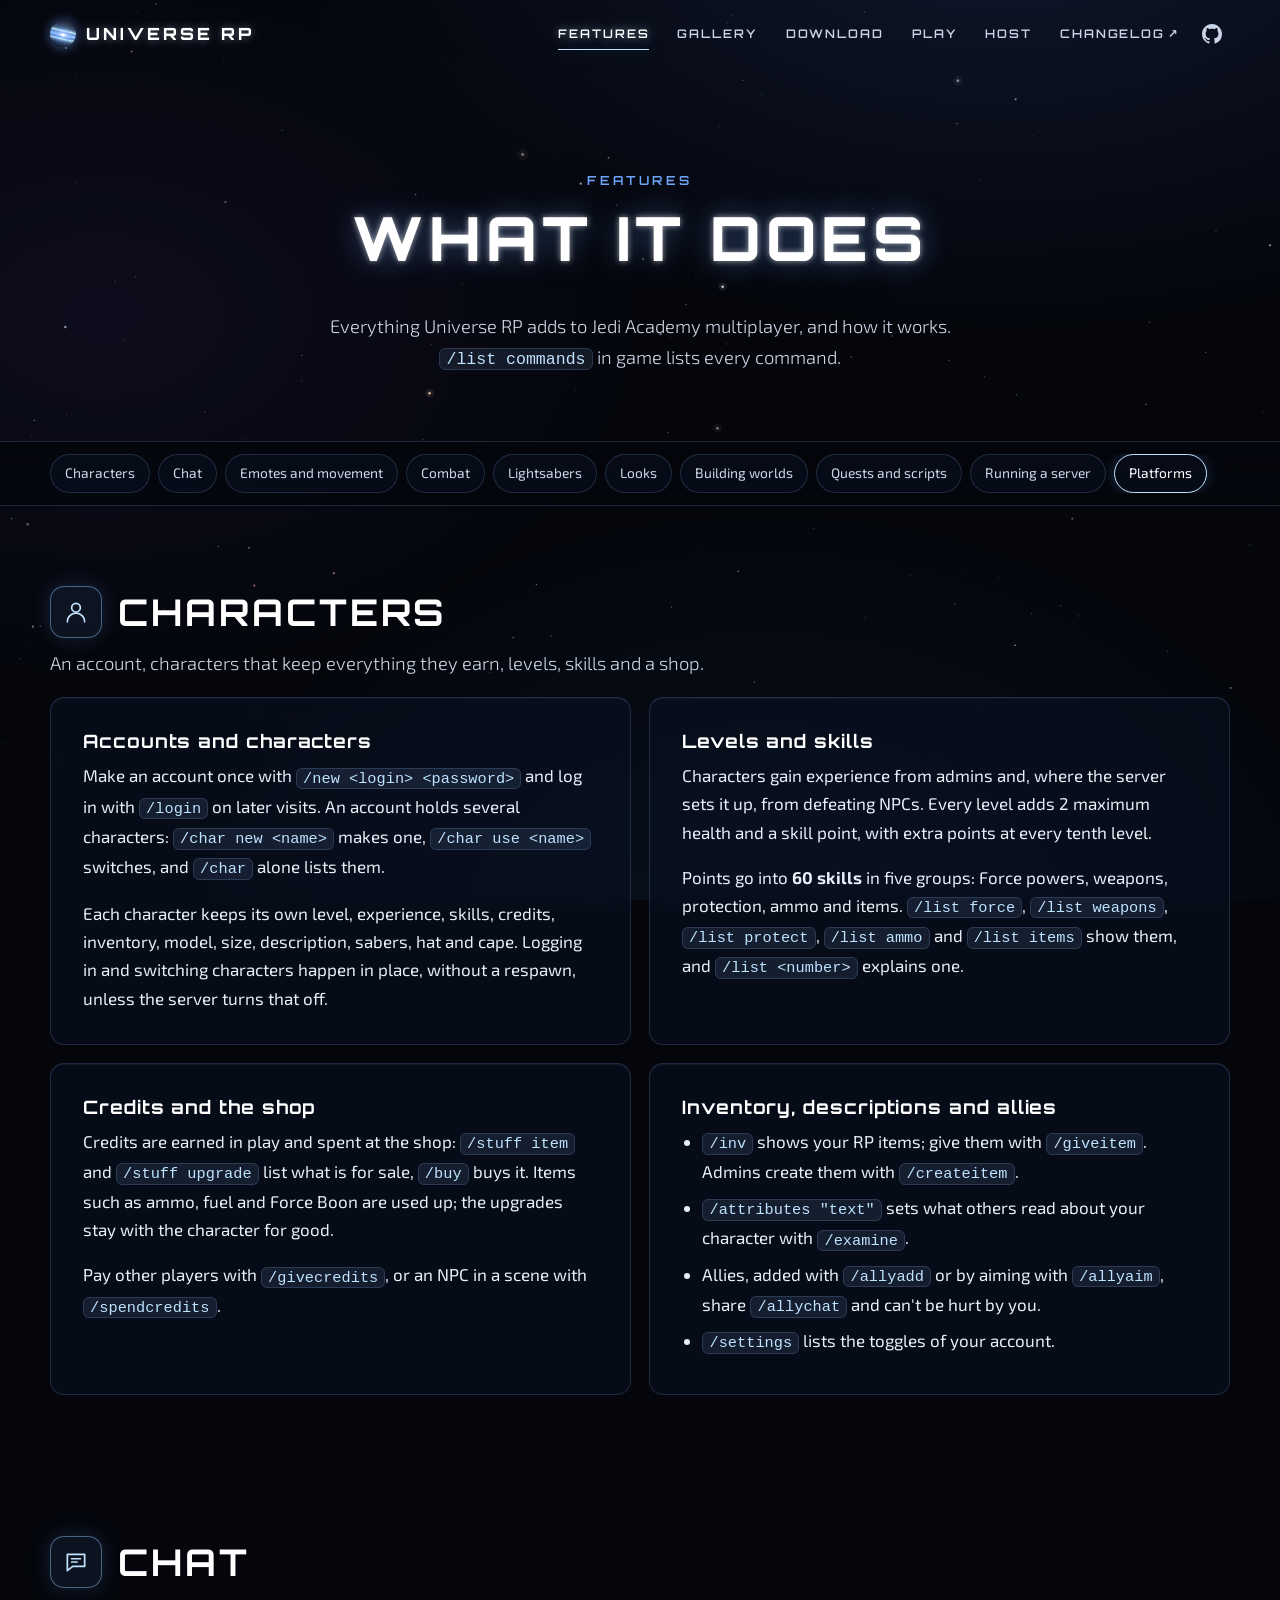
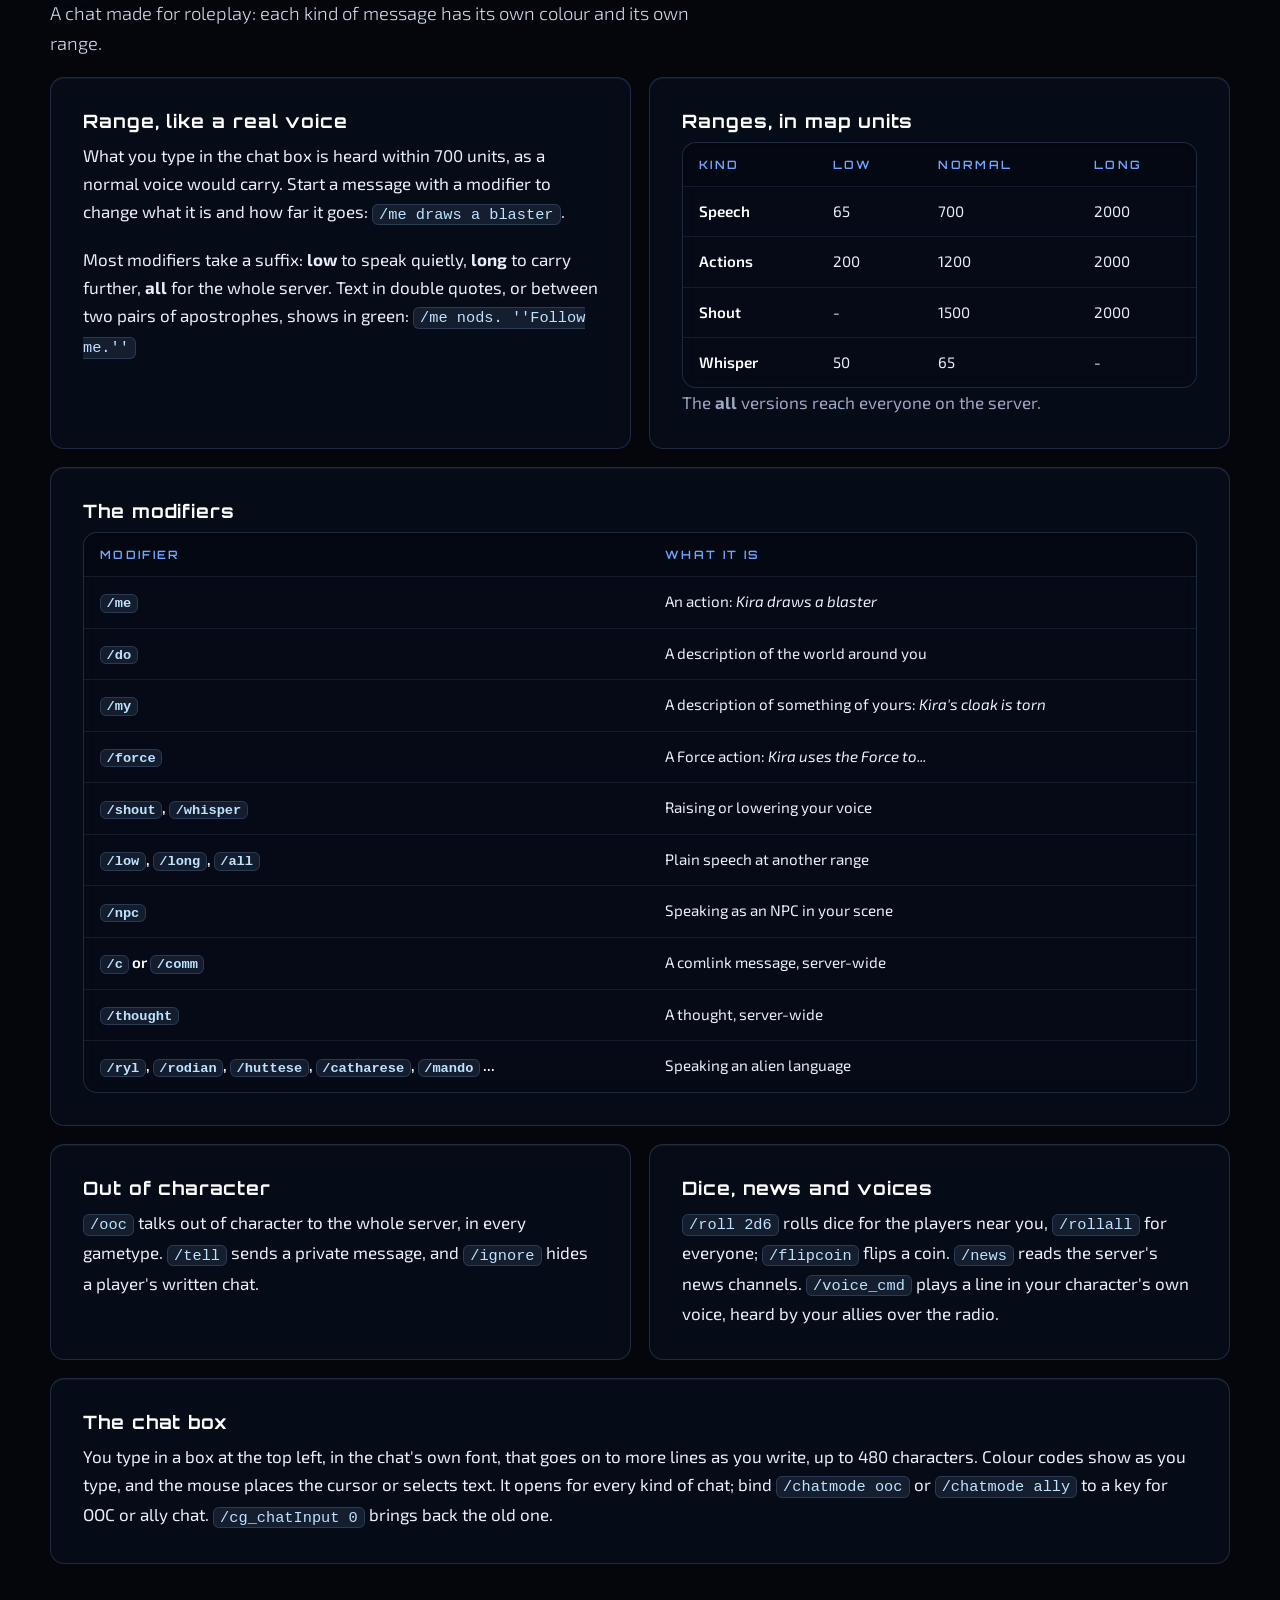
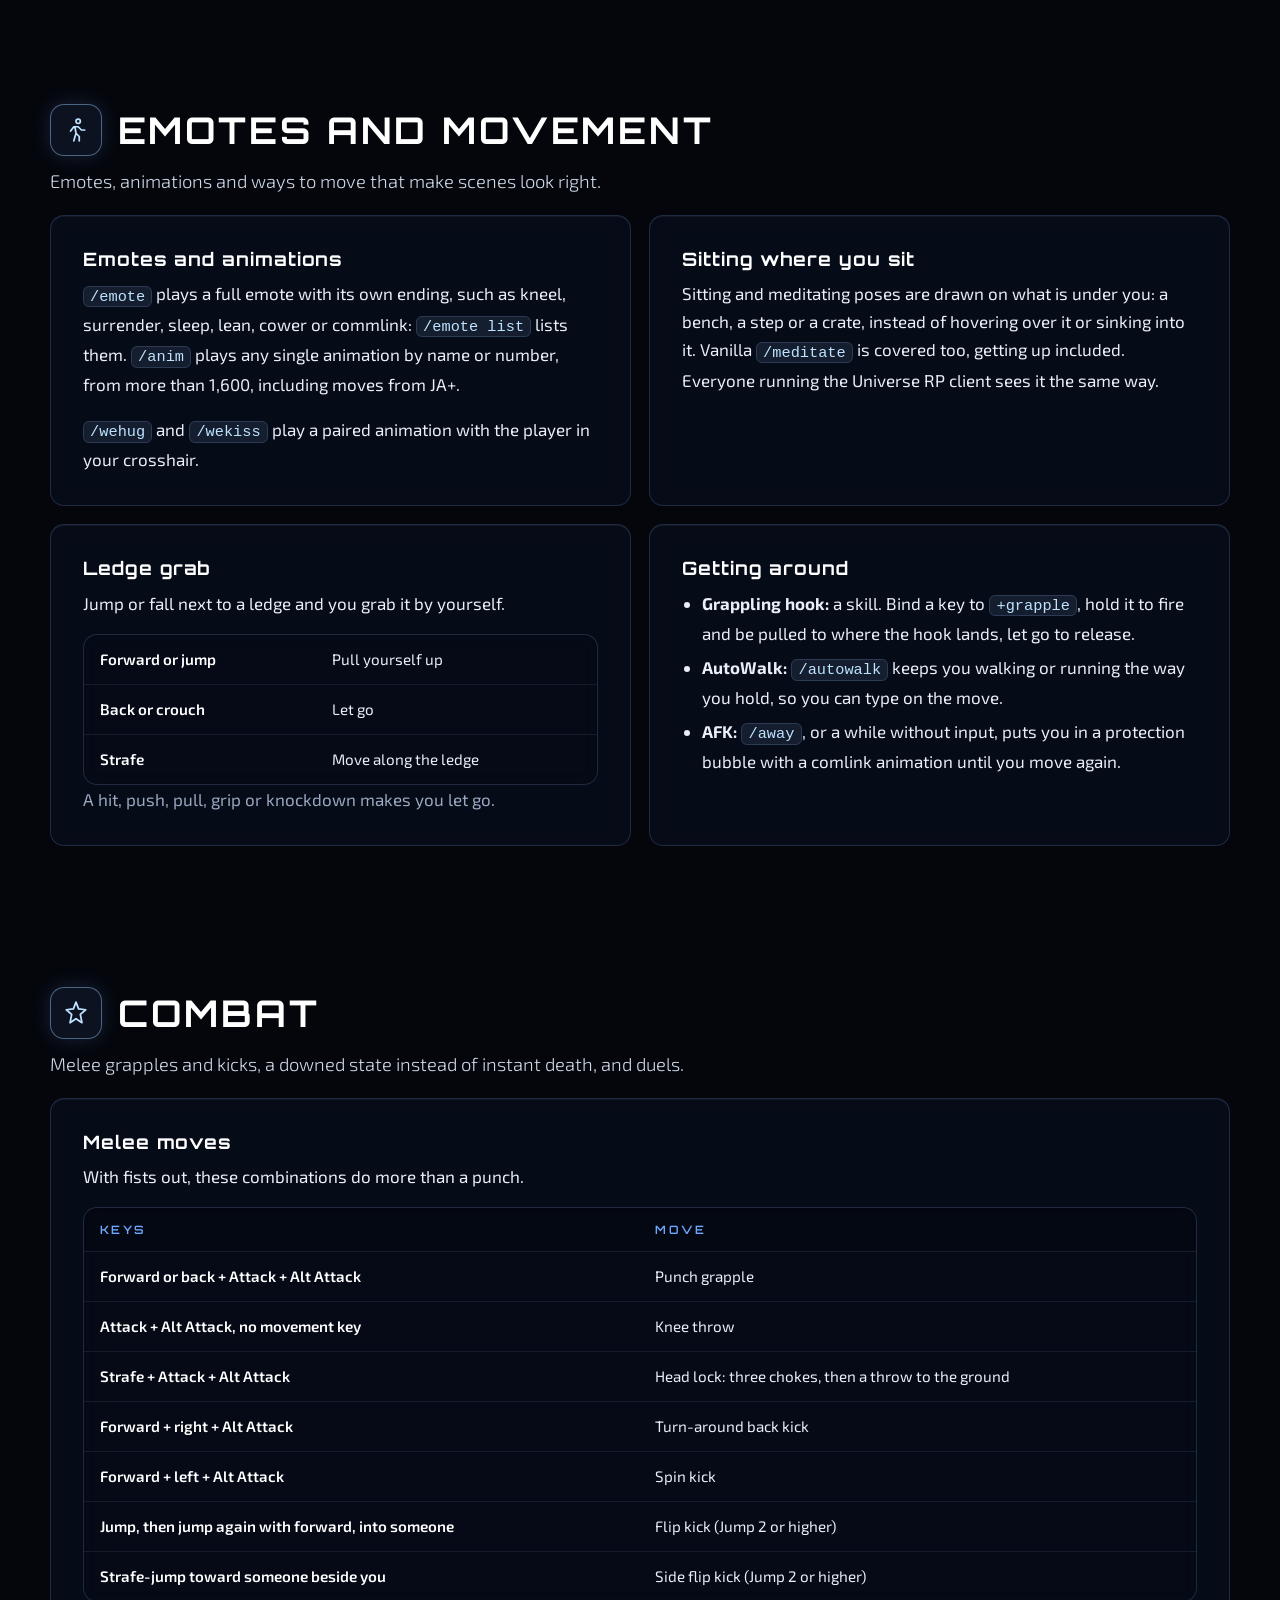
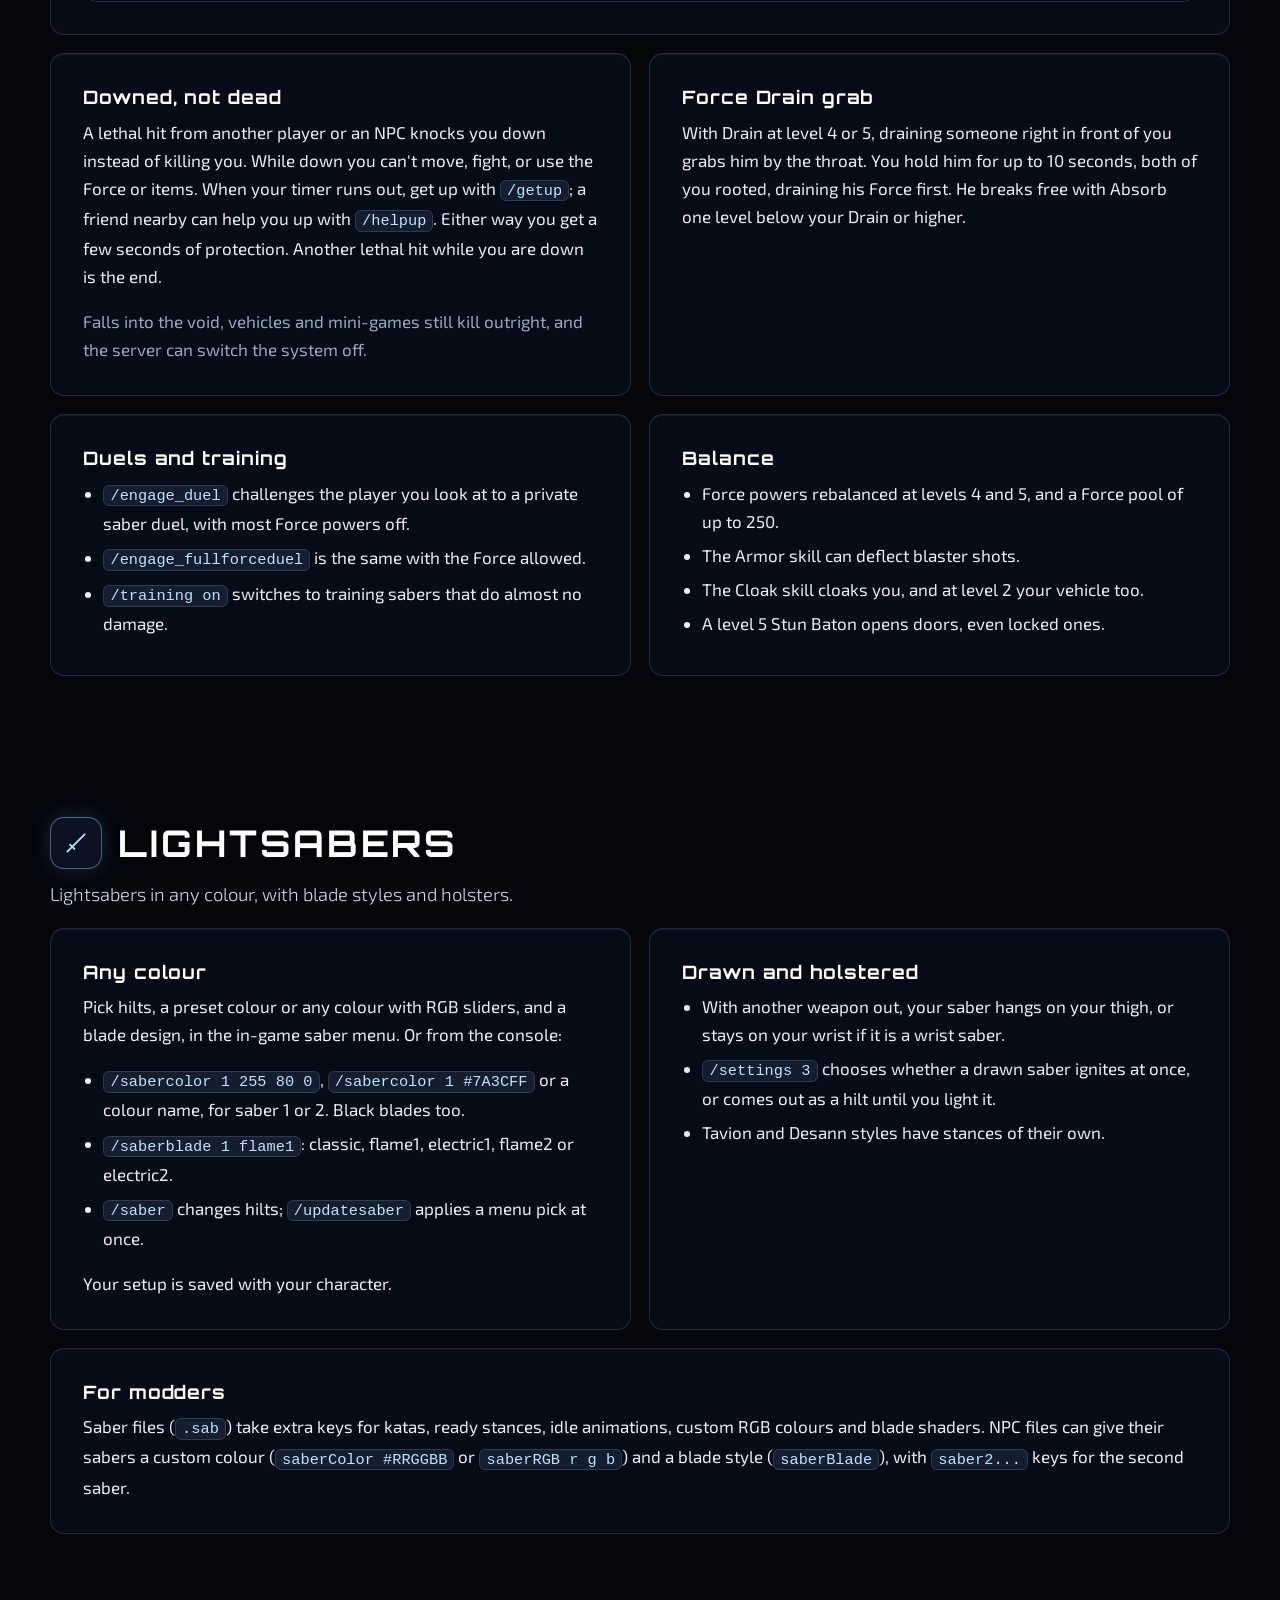
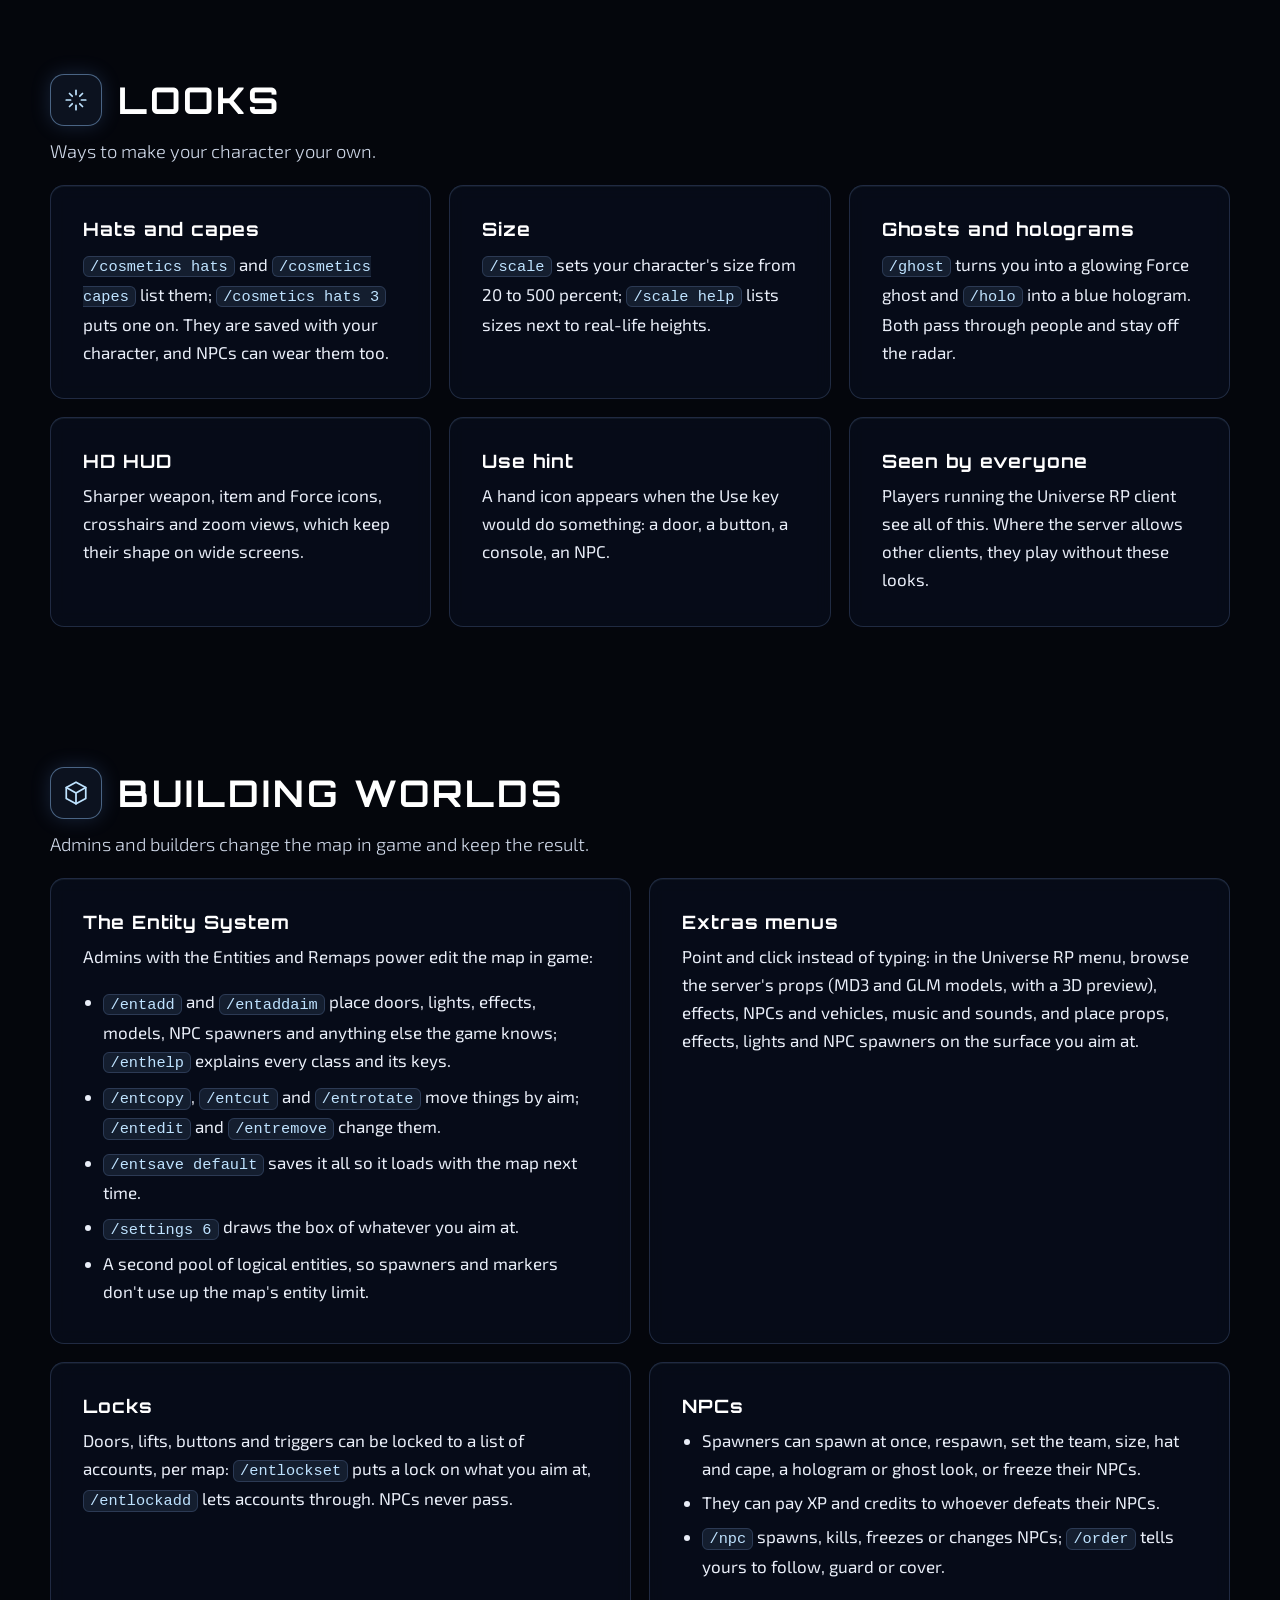
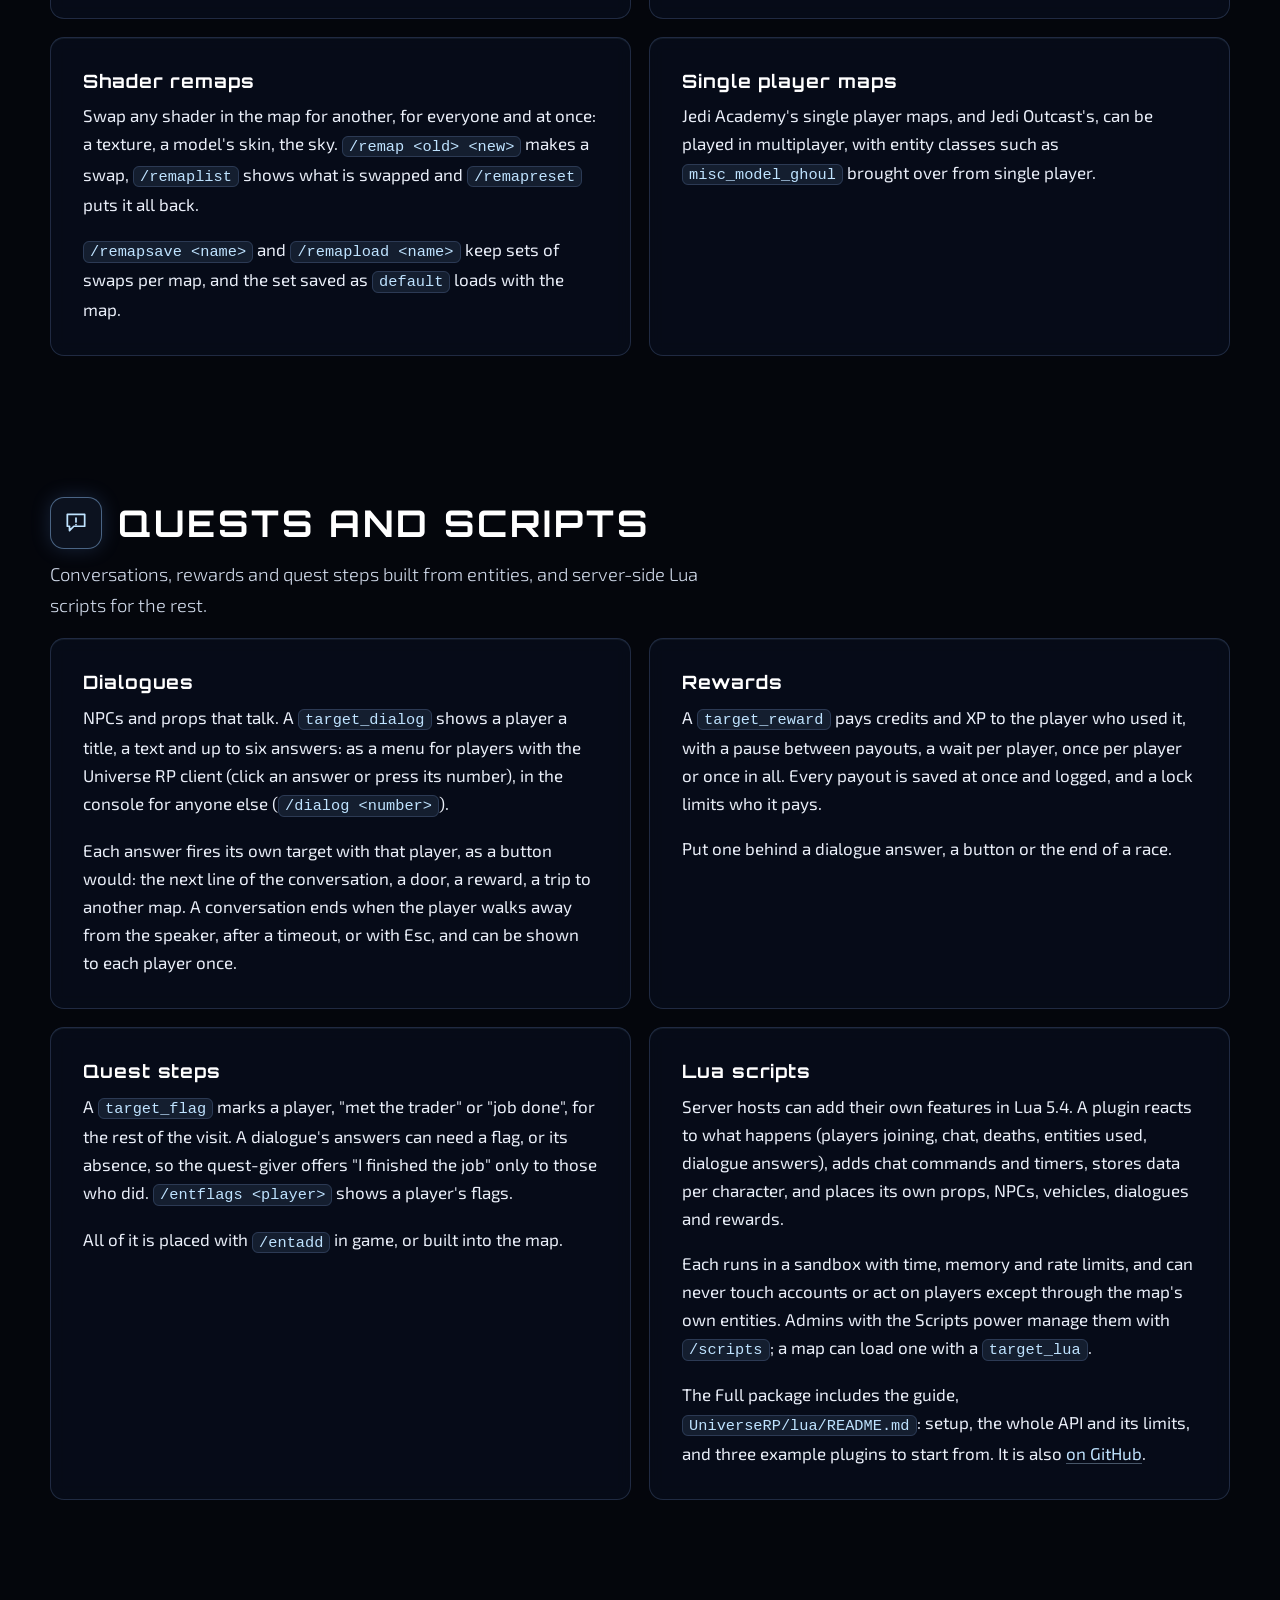
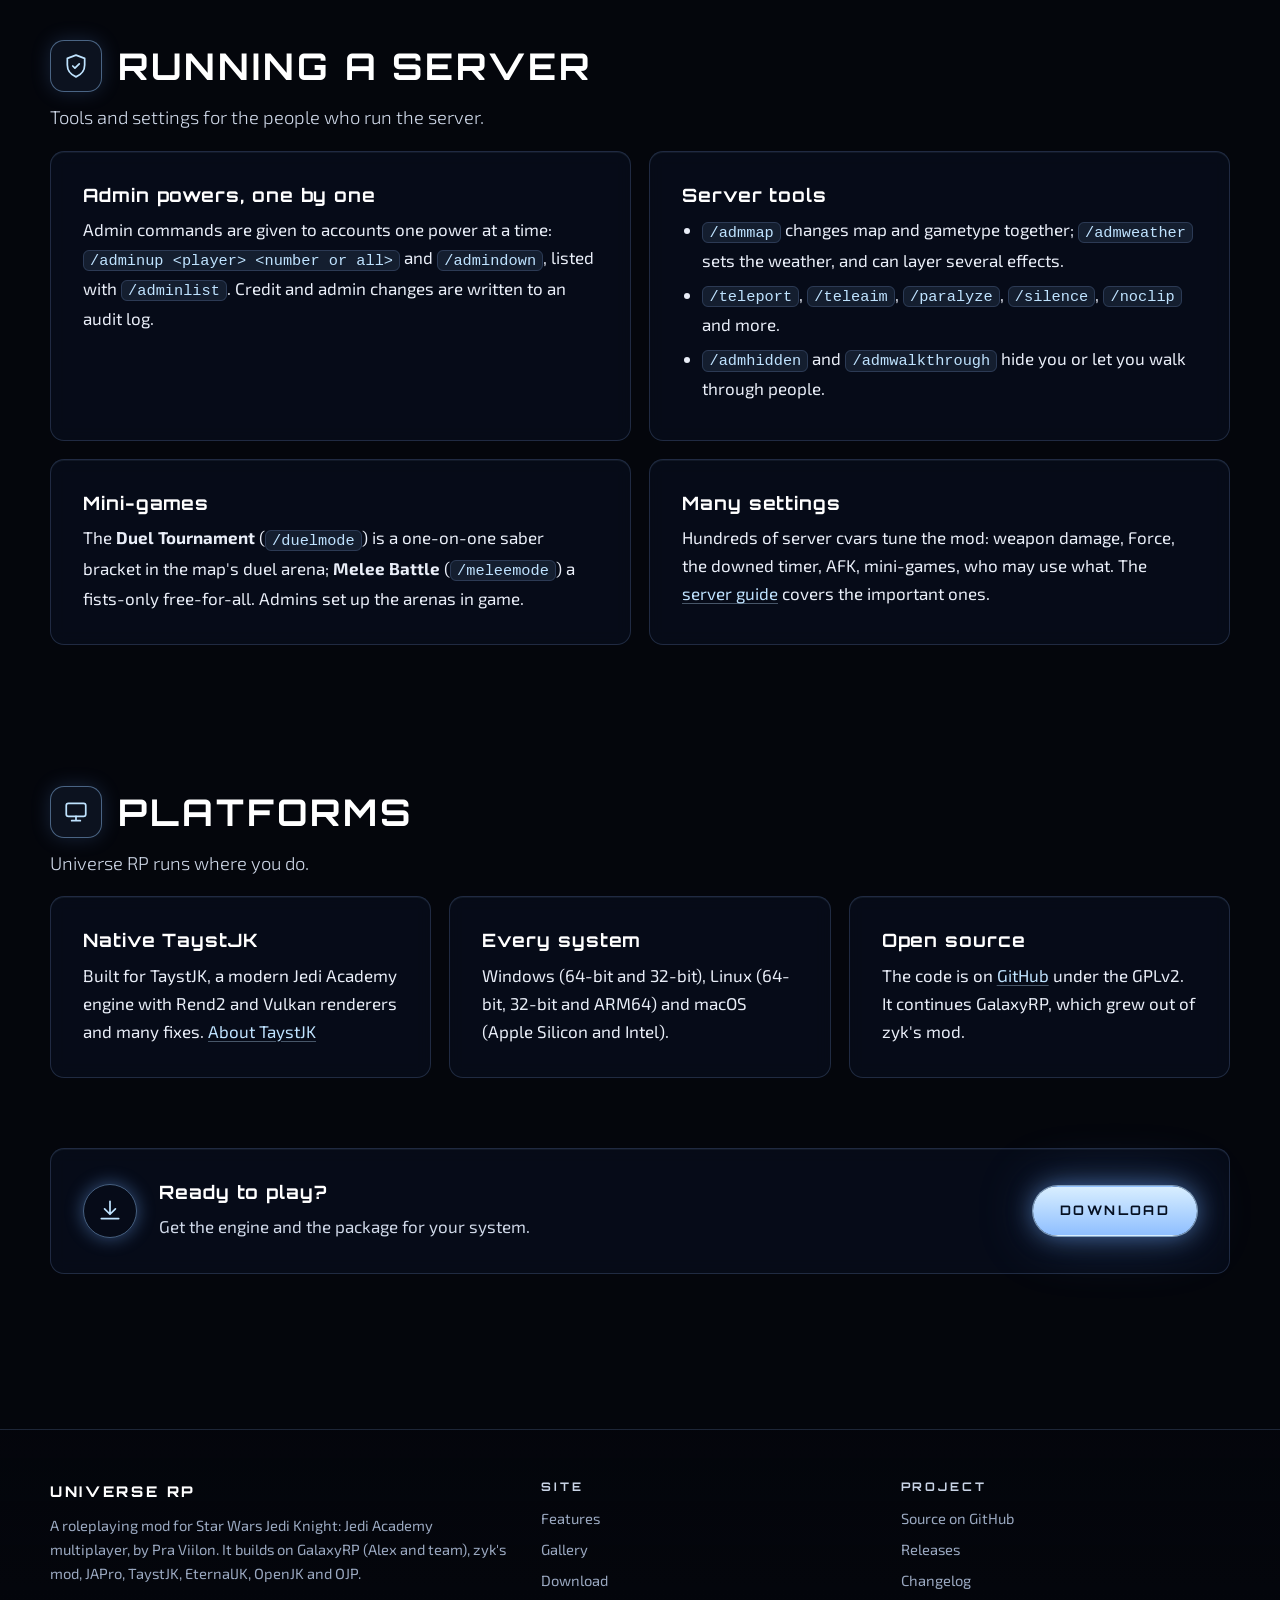
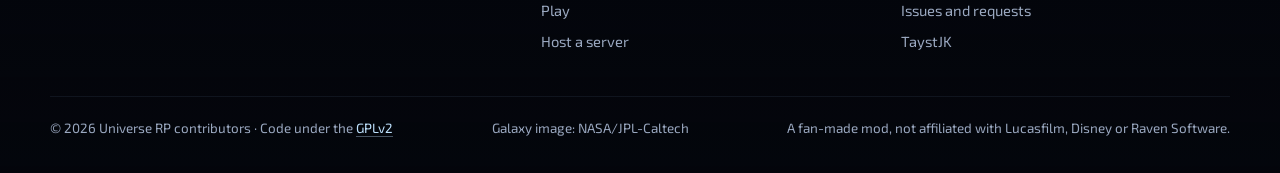
<file: features.html>
<!doctype html>
<html lang="en">
<head>
	<meta charset="utf-8">
	<meta name="viewport" content="width=device-width, initial-scale=1">
	<title>Features · Universe RP</title>
	<meta name="description" content="What Universe RP adds to Jedi Academy multiplayer: characters and skills, RP chat with ranges, emotes, melee moves, custom lightsabers, hats and capes, in-game world building, dialogues, rewards and Lua scripts, and server tools.">
	<meta name="theme-color" content="#04060c">
	<link rel="icon" type="image/png" sizes="32x32" href="assets/img/favicon-32.png">
	<link rel="apple-touch-icon" href="assets/img/apple-touch-icon.png">
	<meta property="og:type" content="website">
	<meta property="og:site_name" content="Universe RP">
	<meta property="og:title" content="Universe RP features">
	<meta property="og:description" content="What Universe RP adds to Jedi Academy multiplayer: characters and skills, RP chat with ranges, emotes, melee moves, custom lightsabers, hats and capes, in-game world building, dialogues, rewards and Lua scripts, and server tools.">
	<meta property="og:image" content="https://praviilon.github.io/Universe_RP/assets/img/og-cover.jpg">
	<meta property="og:image:width" content="1200">
	<meta property="og:image:height" content="630">
	<meta name="twitter:card" content="summary_large_image">
	<link rel="preload" href="assets/fonts/orbitron.woff2" as="font" type="font/woff2" crossorigin>
	<link rel="preload" href="assets/fonts/exo2.woff2" as="font" type="font/woff2" crossorigin>
	<link rel="stylesheet" href="assets/css/site.css">
</head>
<body>
	<a class="skip-link" href="#main">Skip to content</a>
	<canvas id="starfield" aria-hidden="true"></canvas>

	<header class="site-header">
		<div class="wrap header-inner">
			<a class="brand" href="./"><img src="assets/img/favicon-32.png" alt="" width="26" height="26">UNIVERSE RP</a>
			<button class="menu-toggle" type="button" aria-expanded="false" aria-controls="site-nav" aria-label="Menu">
				<svg viewBox="0 0 24 24" fill="none" stroke-width="2" stroke-linecap="round"><path d="M4 7h16M4 12h16M4 17h16"/></svg>
			</button>
			<nav class="nav" id="site-nav" aria-label="Main">
				<a href="features.html" aria-current="page">Features</a>
				<a href="gallery.html">Gallery</a>
				<a href="download.html">Download</a>
				<a href="play.html">Play</a>
				<a href="host.html">Host</a>
				<a class="ext" href="https://github.com/praviilon/Universe_RP/blob/main/CHANGELOG.md">Changelog</a>
				<a class="nav-icon" href="https://github.com/praviilon/Universe_RP" aria-label="Universe RP on GitHub">
					<svg viewBox="0 0 16 16" aria-hidden="true"><path d="M8 0C3.58 0 0 3.58 0 8c0 3.54 2.29 6.53 5.47 7.59.4.07.55-.17.55-.38 0-.19-.01-.82-.01-1.49-2.01.37-2.53-.49-2.69-.94-.09-.23-.48-.94-.82-1.13-.28-.15-.68-.52-.01-.53.63-.01 1.08.58 1.23.82.72 1.21 1.87.87 2.33.66.07-.52.28-.87.51-1.07-1.78-.2-3.64-.89-3.64-3.95 0-.87.31-1.59.82-2.15-.08-.2-.36-1.02.08-2.12 0 0 .67-.21 2.2.82.64-.18 1.32-.27 2-.27.68 0 1.36.09 2 .27 1.53-1.04 2.2-.82 2.2-.82.44 1.1.16 1.92.08 2.12.51.56.82 1.27.82 2.15 0 3.07-1.87 3.75-3.65 3.95.29.25.54.73.54 1.48 0 1.07-.01 1.93-.01 2.2 0 .21.15.46.55.38A8.013 8.013 0 0016 8c0-4.42-3.58-8-8-8z"/></svg>
					<span class="label">GitHub</span>
				</a>
			</nav>
		</div>
	</header>

	<main id="main">
		<section class="page-head">
			<div class="wrap">
				<p class="eyebrow">Features</p>
				<h1>What it does</h1>
				<p class="lede">Everything Universe RP adds to Jedi Academy multiplayer, and how it works. <code>/list commands</code> in game lists every command.</p>
			</div>
		</section>
		<nav class="toc" aria-label="Feature groups">
			<div class="wrap">
				<ul>
					<li><a href="#characters">Characters</a></li>
					<li><a href="#chat">Chat</a></li>
					<li><a href="#emotes">Emotes and movement</a></li>
					<li><a href="#combat">Combat</a></li>
					<li><a href="#sabers">Lightsabers</a></li>
					<li><a href="#looks">Looks</a></li>
					<li><a href="#building">Building worlds</a></li>
					<li><a href="#quests">Quests and scripts</a></li>
					<li><a href="#admin">Running a server</a></li>
					<li><a href="#platforms">Platforms</a></li>
				</ul>
			</div>
		</nav>

		<section class="section group" id="characters" aria-labelledby="characters-title">
			<div class="wrap">
				<div class="group-head"><span class="ico" aria-hidden="true"><svg viewBox="0 0 24 24"><circle cx="12" cy="8" r="4"/><path d="M4 21c0-4.4 3.6-8 8-8s8 3.6 8 8"/></svg></span><h2 id="characters-title">Characters</h2></div>
				<p class="lede">An account, characters that keep everything they earn, levels, skills and a shop.</p>
				<div class="grid-2">
					<div class="card">
						<h3>Accounts and characters</h3>
						<p>Make an account once with <code>/new &lt;login&gt; &lt;password&gt;</code> and log in with <code>/login</code> on later visits. An account holds several characters: <code>/char new &lt;name&gt;</code> makes one, <code>/char use &lt;name&gt;</code> switches, and <code>/char</code> alone lists them.</p>
						<p>Each character keeps its own level, experience, skills, credits, inventory, model, size, description, sabers, hat and cape. Logging in and switching characters happen in place, without a respawn, unless the server turns that off.</p>
					</div>
					<div class="card">
						<h3>Levels and skills</h3>
						<p>Characters gain experience from admins and, where the server sets it up, from defeating NPCs. Every level adds 2 maximum health and a skill point, with extra points at every tenth level.</p>
						<p>Points go into <strong>60 skills</strong> in five groups: Force powers, weapons, protection, ammo and items. <code>/list force</code>, <code>/list weapons</code>, <code>/list protect</code>, <code>/list ammo</code> and <code>/list items</code> show them, and <code>/list &lt;number&gt;</code> explains one.</p>
					</div>
					<div class="card">
						<h3>Credits and the shop</h3>
						<p>Credits are earned in play and spent at the shop: <code>/stuff item</code> and <code>/stuff upgrade</code> list what is for sale, <code>/buy</code> buys it. Items such as ammo, fuel and Force Boon are used up; the upgrades stay with the character for good.</p>
						<p>Pay other players with <code>/givecredits</code>, or an NPC in a scene with <code>/spendcredits</code>.</p>
					</div>
					<div class="card">
						<h3>Inventory, descriptions and allies</h3>
						<ul>
							<li><code>/inv</code> shows your RP items; give them with <code>/giveitem</code>. Admins create them with <code>/createitem</code>.</li>
							<li><code>/attributes "text"</code> sets what others read about your character with <code>/examine</code>.</li>
							<li>Allies, added with <code>/allyadd</code> or by aiming with <code>/allyaim</code>, share <code>/allychat</code> and can't be hurt by you.</li>
							<li><code>/settings</code> lists the toggles of your account.</li>
						</ul>
					</div>
				</div>
			</div>
		</section>

		<section class="section group" id="chat" aria-labelledby="chat-title">
			<div class="wrap">
				<div class="group-head"><span class="ico" aria-hidden="true"><svg viewBox="0 0 24 24"><path d="M4 5h16v11H9l-5 4z"/><path d="M8 9h8M8 12h5"/></svg></span><h2 id="chat-title">Chat</h2></div>
				<p class="lede">A chat made for roleplay: each kind of message has its own colour and its own range.</p>
				<div class="grid-2">
					<div class="card">
						<h3>Range, like a real voice</h3>
						<p>What you type in the chat box is heard within 700 units, as a normal voice would carry. Start a message with a modifier to change what it is and how far it goes: <code>/me draws a blaster</code>.</p>
						<p>Most modifiers take a suffix: <strong>low</strong> to speak quietly, <strong>long</strong> to carry further, <strong>all</strong> for the whole server. Text in double quotes, or between two pairs of apostrophes, shows in green: <code>/me nods. ''Follow me.''</code></p>
					</div>
					<div class="card">
						<h3>Ranges, in map units</h3>
						<div class="table-wrap"><table>
							<thead><tr><th scope="col">Kind</th><th scope="col">low</th><th scope="col">normal</th><th scope="col">long</th></tr></thead>
							<tbody>
								<tr><th scope="row">Speech</th><td>65</td><td>700</td><td>2000</td></tr>
								<tr><th scope="row">Actions</th><td>200</td><td>1200</td><td>2000</td></tr>
								<tr><th scope="row">Shout</th><td>-</td><td>1500</td><td>2000</td></tr>
								<tr><th scope="row">Whisper</th><td>50</td><td>65</td><td>-</td></tr>
							</tbody>
						</table></div>
						<p class="muted">The <strong>all</strong> versions reach everyone on the server.</p>
					</div>
					<div class="card span-2">
						<h3>The modifiers</h3>
						<div class="table-wrap"><table>
							<thead><tr><th scope="col">Modifier</th><th scope="col">What it is</th></tr></thead>
							<tbody>
								<tr><th scope="row"><code>/me</code></th><td>An action: <em>Kira draws a blaster</em></td></tr>
								<tr><th scope="row"><code>/do</code></th><td>A description of the world around you</td></tr>
								<tr><th scope="row"><code>/my</code></th><td>A description of something of yours: <em>Kira's cloak is torn</em></td></tr>
								<tr><th scope="row"><code>/force</code></th><td>A Force action: <em>Kira uses the Force to...</em></td></tr>
								<tr><th scope="row"><code>/shout</code>, <code>/whisper</code></th><td>Raising or lowering your voice</td></tr>
								<tr><th scope="row"><code>/low</code>, <code>/long</code>, <code>/all</code></th><td>Plain speech at another range</td></tr>
								<tr><th scope="row"><code>/npc</code></th><td>Speaking as an NPC in your scene</td></tr>
								<tr><th scope="row"><code>/c</code> or <code>/comm</code></th><td>A comlink message, server-wide</td></tr>
								<tr><th scope="row"><code>/thought</code></th><td>A thought, server-wide</td></tr>
								<tr><th scope="row"><code>/ryl</code>, <code>/rodian</code>, <code>/huttese</code>, <code>/catharese</code>, <code>/mando</code> ...</th><td>Speaking an alien language</td></tr>
							</tbody>
						</table></div>
					</div>
					<div class="card">
						<h3>Out of character</h3>
						<p><code>/ooc</code> talks out of character to the whole server, in every gametype. <code>/tell</code> sends a private message, and <code>/ignore</code> hides a player's written chat.</p>
					</div>
					<div class="card">
						<h3>Dice, news and voices</h3>
						<p><code>/roll 2d6</code> rolls dice for the players near you, <code>/rollall</code> for everyone; <code>/flipcoin</code> flips a coin. <code>/news</code> reads the server's news channels. <code>/voice_cmd</code> plays a line in your character's own voice, heard by your allies over the radio.</p>
					</div>
					<div class="card span-2">
						<h3>The chat box</h3>
						<p>You type in a box at the top left, in the chat's own font, that goes on to more lines as you write, up to 480 characters. Colour codes show as you type, and the mouse places the cursor or selects text. It opens for every kind of chat; bind <code>/chatmode ooc</code> or <code>/chatmode ally</code> to a key for OOC or ally chat. <code>/cg_chatInput 0</code> brings back the old one.</p>
					</div>
				</div>
			</div>
		</section>

		<section class="section group" id="emotes" aria-labelledby="emotes-title">
			<div class="wrap">
				<div class="group-head"><span class="ico" aria-hidden="true"><svg viewBox="0 0 24 24"><circle cx="14" cy="4" r="2"/><path d="M10 22l2-7 3 3v4M7 13l3-4h4l3 3h3M12 15l-1-6"/></svg></span><h2 id="emotes-title">Emotes and movement</h2></div>
				<p class="lede">Emotes, animations and ways to move that make scenes look right.</p>
				<div class="grid-2">
					<div class="card">
						<h3>Emotes and animations</h3>
						<p><code>/emote</code> plays a full emote with its own ending, such as kneel, surrender, sleep, lean, cower or commlink: <code>/emote list</code> lists them. <code>/anim</code> plays any single animation by name or number, from more than 1,600, including moves from JA+.</p>
						<p><code>/wehug</code> and <code>/wekiss</code> play a paired animation with the player in your crosshair.</p>
					</div>
					<div class="card">
						<h3>Sitting where you sit</h3>
						<p>Sitting and meditating poses are drawn on what is under you: a bench, a step or a crate, instead of hovering over it or sinking into it. Vanilla <code>/meditate</code> is covered too, getting up included. Everyone running the Universe RP client sees it the same way.</p>
					</div>
					<div class="card">
						<h3>Ledge grab</h3>
						<p>Jump or fall next to a ledge and you grab it by yourself.</p>
						<div class="table-wrap"><table>
							<tbody>
								<tr><th scope="row">Forward or jump</th><td>Pull yourself up</td></tr>
								<tr><th scope="row">Back or crouch</th><td>Let go</td></tr>
								<tr><th scope="row">Strafe</th><td>Move along the ledge</td></tr>
							</tbody>
						</table></div>
						<p class="muted">A hit, push, pull, grip or knockdown makes you let go.</p>
					</div>
					<div class="card">
						<h3>Getting around</h3>
						<ul>
							<li><strong>Grappling hook:</strong> a skill. Bind a key to <code>+grapple</code>, hold it to fire and be pulled to where the hook lands, let go to release.</li>
							<li><strong>AutoWalk:</strong> <code>/autowalk</code> keeps you walking or running the way you hold, so you can type on the move.</li>
							<li><strong>AFK:</strong> <code>/away</code>, or a while without input, puts you in a protection bubble with a comlink animation until you move again.</li>
						</ul>
					</div>
				</div>
			</div>
		</section>

		<section class="section group" id="combat" aria-labelledby="combat-title">
			<div class="wrap">
				<div class="group-head"><span class="ico" aria-hidden="true"><svg viewBox="0 0 24 24"><path d="M12 2l2.4 6.2L21 9l-5 4.3L17.5 21 12 17.3 6.5 21 8 13.3 3 9l6.6-.8z"/></svg></span><h2 id="combat-title">Combat</h2></div>
				<p class="lede">Melee grapples and kicks, a downed state instead of instant death, and duels.</p>
				<div class="grid-2">
					<div class="card span-2">
						<h3>Melee moves</h3>
						<p>With fists out, these combinations do more than a punch.</p>
						<div class="table-wrap"><table>
							<thead><tr><th scope="col">Keys</th><th scope="col">Move</th></tr></thead>
							<tbody>
								<tr><th scope="row">Forward or back + Attack + Alt Attack</th><td>Punch grapple</td></tr>
								<tr><th scope="row">Attack + Alt Attack, no movement key</th><td>Knee throw</td></tr>
								<tr><th scope="row">Strafe + Attack + Alt Attack</th><td>Head lock: three chokes, then a throw to the ground</td></tr>
								<tr><th scope="row">Forward + right + Alt Attack</th><td>Turn-around back kick</td></tr>
								<tr><th scope="row">Forward + left + Alt Attack</th><td>Spin kick</td></tr>
								<tr><th scope="row">Jump, then jump again with forward, into someone</th><td>Flip kick (Jump 2 or higher)</td></tr>
								<tr><th scope="row">Strafe-jump toward someone beside you</th><td>Side flip kick (Jump 2 or higher)</td></tr>
							</tbody>
						</table></div>
					</div>
					<div class="card">
						<h3>Downed, not dead</h3>
						<p>A lethal hit from another player or an NPC knocks you down instead of killing you. While down you can't move, fight, or use the Force or items. When your timer runs out, get up with <code>/getup</code>; a friend nearby can help you up with <code>/helpup</code>. Either way you get a few seconds of protection. Another lethal hit while you are down is the end.</p>
						<p class="muted">Falls into the void, vehicles and mini-games still kill outright, and the server can switch the system off.</p>
					</div>
					<div class="card">
						<h3>Force Drain grab</h3>
						<p>With Drain at level 4 or 5, draining someone right in front of you grabs him by the throat. You hold him for up to 10 seconds, both of you rooted, draining his Force first. He breaks free with Absorb one level below your Drain or higher.</p>
					</div>
					<div class="card">
						<h3>Duels and training</h3>
						<ul>
							<li><code>/engage_duel</code> challenges the player you look at to a private saber duel, with most Force powers off.</li>
							<li><code>/engage_fullforceduel</code> is the same with the Force allowed.</li>
							<li><code>/training on</code> switches to training sabers that do almost no damage.</li>
						</ul>
					</div>
					<div class="card">
						<h3>Balance</h3>
						<ul>
							<li>Force powers rebalanced at levels 4 and 5, and a Force pool of up to 250.</li>
							<li>The Armor skill can deflect blaster shots.</li>
							<li>The Cloak skill cloaks you, and at level 2 your vehicle too.</li>
							<li>A level 5 Stun Baton opens doors, even locked ones.</li>
						</ul>
					</div>
				</div>
			</div>
		</section>

		<section class="section group" id="sabers" aria-labelledby="sabers-title">
			<div class="wrap">
				<div class="group-head"><span class="ico" aria-hidden="true"><svg viewBox="0 0 24 24"><path d="M20 4L10 14"/><path d="M10 14l-2 2M8 16l-4 4M6.5 13.5l4 4"/></svg></span><h2 id="sabers-title">Lightsabers</h2></div>
				<p class="lede">Lightsabers in any colour, with blade styles and holsters.</p>
				<div class="grid-2">
					<div class="card">
						<h3>Any colour</h3>
						<p>Pick hilts, a preset colour or any colour with RGB sliders, and a blade design, in the in-game saber menu. Or from the console:</p>
						<ul>
							<li><code>/sabercolor 1 255 80 0</code>, <code>/sabercolor 1 #7A3CFF</code> or a colour name, for saber 1 or 2. Black blades too.</li>
							<li><code>/saberblade 1 flame1</code>: classic, flame1, electric1, flame2 or electric2.</li>
							<li><code>/saber</code> changes hilts; <code>/updatesaber</code> applies a menu pick at once.</li>
						</ul>
						<p>Your setup is saved with your character.</p>
					</div>
					<div class="card">
						<h3>Drawn and holstered</h3>
						<ul>
							<li>With another weapon out, your saber hangs on your thigh, or stays on your wrist if it is a wrist saber.</li>
							<li><code>/settings 3</code> chooses whether a drawn saber ignites at once, or comes out as a hilt until you light it.</li>
							<li>Tavion and Desann styles have stances of their own.</li>
						</ul>
					</div>
					<div class="card span-2">
						<h3>For modders</h3>
						<p>Saber files (<code>.sab</code>) take extra keys for katas, ready stances, idle animations, custom RGB colours and blade shaders. NPC files can give their sabers a custom colour (<code>saberColor #RRGGBB</code> or <code>saberRGB r g b</code>) and a blade style (<code>saberBlade</code>), with <code>saber2...</code> keys for the second saber.</p>
					</div>
				</div>
			</div>
		</section>

		<section class="section group" id="looks" aria-labelledby="looks-title">
			<div class="wrap">
				<div class="group-head"><span class="ico" aria-hidden="true"><svg viewBox="0 0 24 24"><path d="M12 3v4M12 17v4M3 12h4M17 12h4M6 6l2.5 2.5M15.5 15.5L18 18M18 6l-2.5 2.5M8.5 15.5L6 18"/></svg></span><h2 id="looks-title">Looks</h2></div>
				<p class="lede">Ways to make your character your own.</p>
				<div class="grid-3">
					<div class="card">
						<h3>Hats and capes</h3>
						<p><code>/cosmetics hats</code> and <code>/cosmetics capes</code> list them; <code>/cosmetics hats 3</code> puts one on. They are saved with your character, and NPCs can wear them too.</p>
					</div>
					<div class="card">
						<h3>Size</h3>
						<p><code>/scale</code> sets your character's size from 20 to 500 percent; <code>/scale help</code> lists sizes next to real-life heights.</p>
					</div>
					<div class="card">
						<h3>Ghosts and holograms</h3>
						<p><code>/ghost</code> turns you into a glowing Force ghost and <code>/holo</code> into a blue hologram. Both pass through people and stay off the radar.</p>
					</div>
					<div class="card">
						<h3>HD HUD</h3>
						<p>Sharper weapon, item and Force icons, crosshairs and zoom views, which keep their shape on wide screens.</p>
					</div>
					<div class="card">
						<h3>Use hint</h3>
						<p>A hand icon appears when the Use key would do something: a door, a button, a console, an NPC.</p>
					</div>
					<div class="card">
						<h3>Seen by everyone</h3>
						<p>Players running the Universe RP client see all of this. Where the server allows other clients, they play without these looks.</p>
					</div>
				</div>
			</div>
		</section>

		<section class="section group" id="building" aria-labelledby="building-title">
			<div class="wrap">
				<div class="group-head"><span class="ico" aria-hidden="true"><svg viewBox="0 0 24 24"><path d="M12 2l9 5v10l-9 5-9-5V7z"/><path d="M12 22V12M21 7l-9 5-9-5"/></svg></span><h2 id="building-title">Building worlds</h2></div>
				<p class="lede">Admins and builders change the map in game and keep the result.</p>
				<div class="grid-2">
					<div class="card">
						<h3>The Entity System</h3>
						<p>Admins with the Entities and Remaps power edit the map in game:</p>
						<ul>
							<li><code>/entadd</code> and <code>/entaddaim</code> place doors, lights, effects, models, NPC spawners and anything else the game knows; <code>/enthelp</code> explains every class and its keys.</li>
							<li><code>/entcopy</code>, <code>/entcut</code> and <code>/entrotate</code> move things by aim; <code>/entedit</code> and <code>/entremove</code> change them.</li>
							<li><code>/entsave default</code> saves it all so it loads with the map next time.</li>
							<li><code>/settings 6</code> draws the box of whatever you aim at.</li>
							<li>A second pool of logical entities, so spawners and markers don't use up the map's entity limit.</li>
						</ul>
					</div>
					<div class="card">
						<h3>Extras menus</h3>
						<p>Point and click instead of typing: in the Universe RP menu, browse the server's props (MD3 and GLM models, with a 3D preview), effects, NPCs and vehicles, music and sounds, and place props, effects, lights and NPC spawners on the surface you aim at.</p>
					</div>
					<div class="card">
						<h3>Locks</h3>
						<p>Doors, lifts, buttons and triggers can be locked to a list of accounts, per map: <code>/entlockset</code> puts a lock on what you aim at, <code>/entlockadd</code> lets accounts through. NPCs never pass.</p>
					</div>
					<div class="card">
						<h3>NPCs</h3>
						<ul>
							<li>Spawners can spawn at once, respawn, set the team, size, hat and cape, a hologram or ghost look, or freeze their NPCs.</li>
							<li>They can pay XP and credits to whoever defeats their NPCs.</li>
							<li><code>/npc</code> spawns, kills, freezes or changes NPCs; <code>/order</code> tells yours to follow, guard or cover.</li>
						</ul>
					</div>
					<div class="card">
						<h3>Shader remaps</h3>
						<p>Swap any shader in the map for another, for everyone and at once: a texture, a model's skin, the sky. <code>/remap &lt;old&gt; &lt;new&gt;</code> makes a swap, <code>/remaplist</code> shows what is swapped and <code>/remapreset</code> puts it all back.</p>
						<p><code>/remapsave &lt;name&gt;</code> and <code>/remapload &lt;name&gt;</code> keep sets of swaps per map, and the set saved as <code>default</code> loads with the map.</p>
					</div>
					<div class="card">
						<h3>Single player maps</h3>
						<p>Jedi Academy's single player maps, and Jedi Outcast's, can be played in multiplayer, with entity classes such as <code>misc_model_ghoul</code> brought over from single player.</p>
					</div>
				</div>
			</div>
		</section>

		<section class="section group" id="quests" aria-labelledby="quests-title">
			<div class="wrap">
				<div class="group-head"><span class="ico" aria-hidden="true"><svg viewBox="0 0 24 24"><path d="M4 4h16v11H10l-4 4v-4H4z"/><path d="M12 7.5v3.5M12 13.5h.01"/></svg></span><h2 id="quests-title">Quests and scripts</h2></div>
				<p class="lede">Conversations, rewards and quest steps built from entities, and server-side Lua scripts for the rest.</p>
				<div class="grid-2">
					<div class="card">
						<h3>Dialogues</h3>
						<p>NPCs and props that talk. A <code>target_dialog</code> shows a player a title, a text and up to six answers: as a menu for players with the Universe RP client (click an answer or press its number), in the console for anyone else (<code>/dialog &lt;number&gt;</code>).</p>
						<p>Each answer fires its own target with that player, as a button would: the next line of the conversation, a door, a reward, a trip to another map. A conversation ends when the player walks away from the speaker, after a timeout, or with Esc, and can be shown to each player once.</p>
					</div>
					<div class="card">
						<h3>Rewards</h3>
						<p>A <code>target_reward</code> pays credits and XP to the player who used it, with a pause between payouts, a wait per player, once per player or once in all. Every payout is saved at once and logged, and a lock limits who it pays.</p>
						<p>Put one behind a dialogue answer, a button or the end of a race.</p>
					</div>
					<div class="card">
						<h3>Quest steps</h3>
						<p>A <code>target_flag</code> marks a player, "met the trader" or "job done", for the rest of the visit. A dialogue's answers can need a flag, or its absence, so the quest-giver offers "I finished the job" only to those who did. <code>/entflags &lt;player&gt;</code> shows a player's flags.</p>
						<p>All of it is placed with <code>/entadd</code> in game, or built into the map.</p>
					</div>
					<div class="card">
						<h3>Lua scripts</h3>
						<p>Server hosts can add their own features in Lua 5.4. A plugin reacts to what happens (players joining, chat, deaths, entities used, dialogue answers), adds chat commands and timers, stores data per character, and places its own props, NPCs, vehicles, dialogues and rewards.</p>
						<p>Each runs in a sandbox with time, memory and rate limits, and can never touch accounts or act on players except through the map's own entities. Admins with the Scripts power manage them with <code>/scripts</code>; a map can load one with a <code>target_lua</code>.</p>
						<p>The Full package includes the guide, <code>UniverseRP/lua/README.md</code>: setup, the whole API and its limits, and three example plugins to start from. It is also <a href="https://github.com/praviilon/Universe_RP/blob/main/assets/server/lua/README.md">on GitHub</a>.</p>
					</div>
				</div>
			</div>
		</section>

		<section class="section group" id="admin" aria-labelledby="admin-title">
			<div class="wrap">
				<div class="group-head"><span class="ico" aria-hidden="true"><svg viewBox="0 0 24 24"><path d="M12 2l8 3v6c0 5-3.5 9-8 11-4.5-2-8-6-8-11V5z"/><path d="M9 12l2 2 4-4"/></svg></span><h2 id="admin-title">Running a server</h2></div>
				<p class="lede">Tools and settings for the people who run the server.</p>
				<div class="grid-2">
					<div class="card">
						<h3>Admin powers, one by one</h3>
						<p>Admin commands are given to accounts one power at a time: <code>/adminup &lt;player&gt; &lt;number or all&gt;</code> and <code>/admindown</code>, listed with <code>/adminlist</code>. Credit and admin changes are written to an audit log.</p>
					</div>
					<div class="card">
						<h3>Server tools</h3>
						<ul>
							<li><code>/admmap</code> changes map and gametype together; <code>/admweather</code> sets the weather, and can layer several effects.</li>
							<li><code>/teleport</code>, <code>/teleaim</code>, <code>/paralyze</code>, <code>/silence</code>, <code>/noclip</code> and more.</li>
							<li><code>/admhidden</code> and <code>/admwalkthrough</code> hide you or let you walk through people.</li>
						</ul>
					</div>
					<div class="card">
						<h3>Mini-games</h3>
						<p>The <strong>Duel Tournament</strong> (<code>/duelmode</code>) is a one-on-one saber bracket in the map's duel arena; <strong>Melee Battle</strong> (<code>/meleemode</code>) a fists-only free-for-all. Admins set up the arenas in game.</p>
					</div>
					<div class="card">
						<h3>Many settings</h3>
						<p>Hundreds of server cvars tune the mod: weapon damage, Force, the downed timer, AFK, mini-games, who may use what. The <a href="host.html">server guide</a> covers the important ones.</p>
					</div>
				</div>
			</div>
		</section>

		<section class="section group" id="platforms" aria-labelledby="platforms-title">
			<div class="wrap">
				<div class="group-head"><span class="ico" aria-hidden="true"><svg viewBox="0 0 24 24"><rect x="3" y="4" width="18" height="12" rx="2"/><path d="M8 20h8M12 16v4"/></svg></span><h2 id="platforms-title">Platforms</h2></div>
				<p class="lede">Universe RP runs where you do.</p>
				<div class="grid-3">
					<div class="card">
						<h3>Native TaystJK</h3>
						<p>Built for TaystJK, a modern Jedi Academy engine with Rend2 and Vulkan renderers and many fixes. <a href="https://taysta.github.io/TaystJK/">About TaystJK</a></p>
					</div>
					<div class="card">
						<h3>Every system</h3>
						<p>Windows (64-bit and 32-bit), Linux (64-bit, 32-bit and ARM64) and macOS (Apple Silicon and Intel).</p>
					</div>
					<div class="card">
						<h3>Open source</h3>
						<p>The code is on <a href="https://github.com/praviilon/Universe_RP">GitHub</a> under the GPLv2. It continues GalaxyRP, which grew out of zyk's mod.</p>
					</div>
				</div>
			</div>
		</section>

		<section class="section tight">
			<div class="wrap">
				<div class="card callout">
					<div class="icon" aria-hidden="true"><svg viewBox="0 0 24 24" stroke-linecap="round" stroke-linejoin="round"><path d="M12 3v12m0 0l-5-5m5 5l5-5M4 19h16"/></svg></div>
					<div>
						<h3>Ready to play?</h3>
						<p>Get the engine and the package for your system.</p>
					</div>
					<a class="btn btn-primary" href="download.html">Download</a>
				</div>
			</div>
		</section>
	</main>

	<footer class="site-footer">
		<div class="wrap">
			<div class="footer-grid">
				<div>
					<div class="footer-brand">UNIVERSE RP</div>
					<p>A roleplaying mod for Star Wars Jedi Knight: Jedi Academy multiplayer, by Pra Viilon. It builds on GalaxyRP (Alex and team), zyk's mod, JAPro, TaystJK, EternalJK, OpenJK and OJP.</p>
				</div>
				<div>
					<h4>Site</h4>
					<ul>
						<li><a href="features.html">Features</a></li>
						<li><a href="gallery.html">Gallery</a></li>
						<li><a href="download.html">Download</a></li>
						<li><a href="play.html">Play</a></li>
						<li><a href="host.html">Host a server</a></li>
					</ul>
				</div>
				<div>
					<h4>Project</h4>
					<ul>
						<li><a href="https://github.com/praviilon/Universe_RP">Source on GitHub</a></li>
						<li><a href="https://github.com/praviilon/Universe_RP/releases">Releases</a></li>
						<li><a href="https://github.com/praviilon/Universe_RP/blob/main/CHANGELOG.md">Changelog</a></li>
						<li><a href="https://github.com/praviilon/Universe_RP/issues">Issues and requests</a></li>
						<li><a href="https://taysta.github.io/TaystJK/">TaystJK</a></li>
					</ul>
				</div>
			</div>
			<div class="footer-bottom">
				<span>© <span data-year>2026</span> Universe RP contributors · Code under the <a href="https://github.com/praviilon/Universe_RP/blob/main/LICENSE.txt">GPLv2</a></span>
				<span>Galaxy image: NASA/JPL-Caltech</span>
				<span>A fan-made mod, not affiliated with Lucasfilm, Disney or Raven Software.</span>
			</div>
		</div>
	</footer>

	<script src="assets/js/starfield.js" defer></script>
	<script src="assets/js/site.js" defer></script>
</body>
</html>
</file>
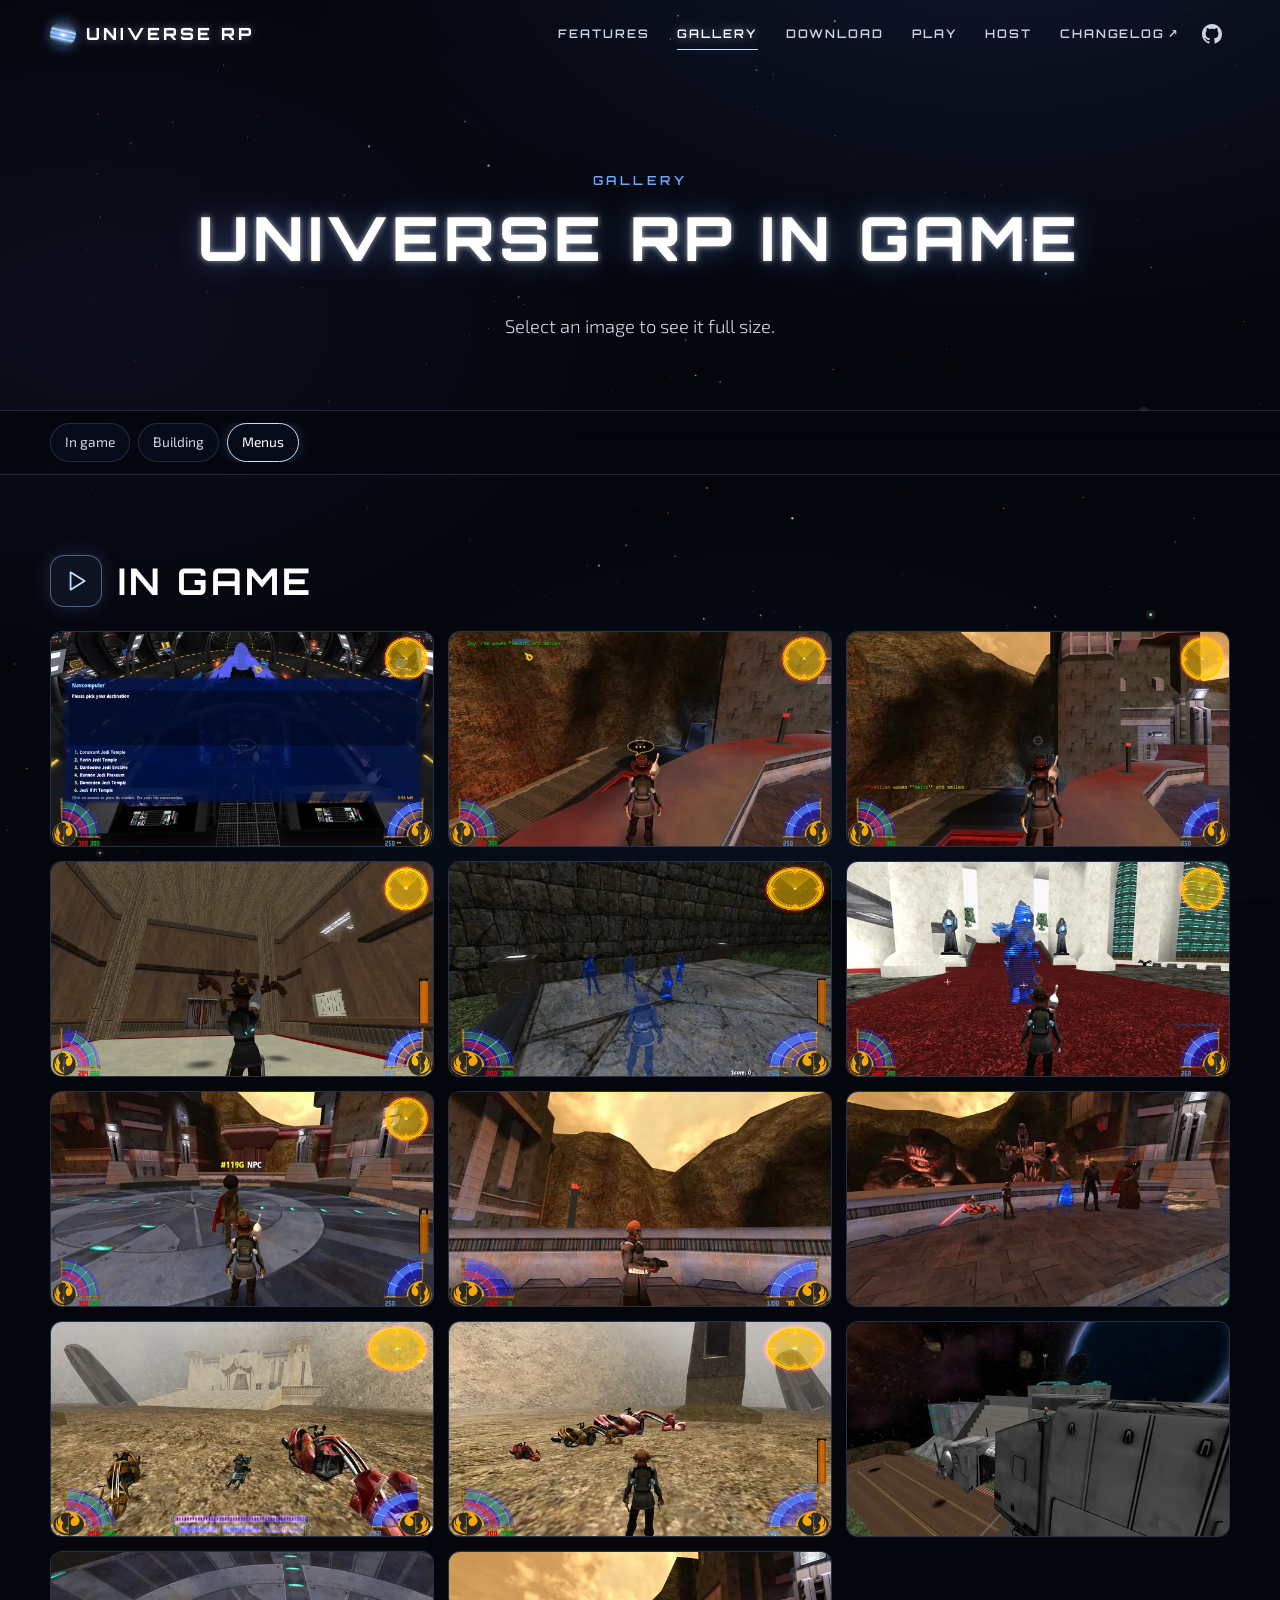
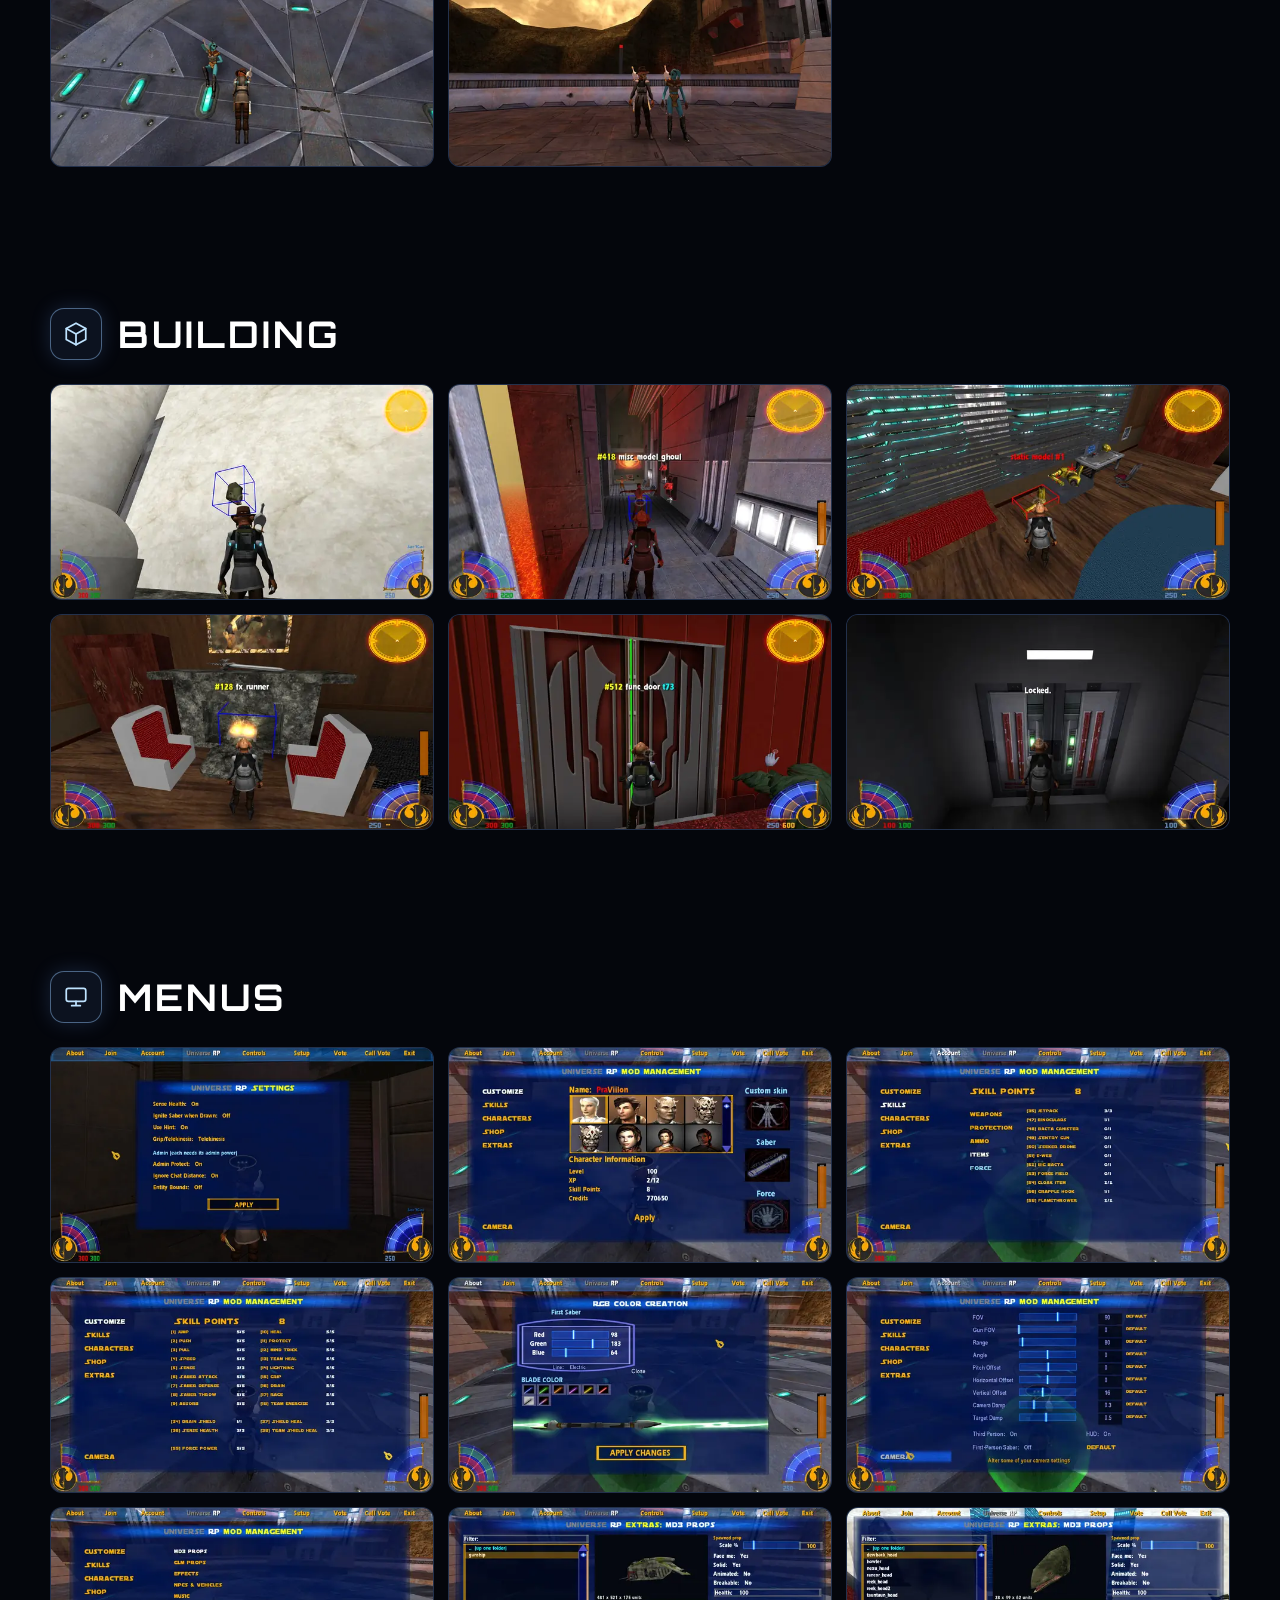
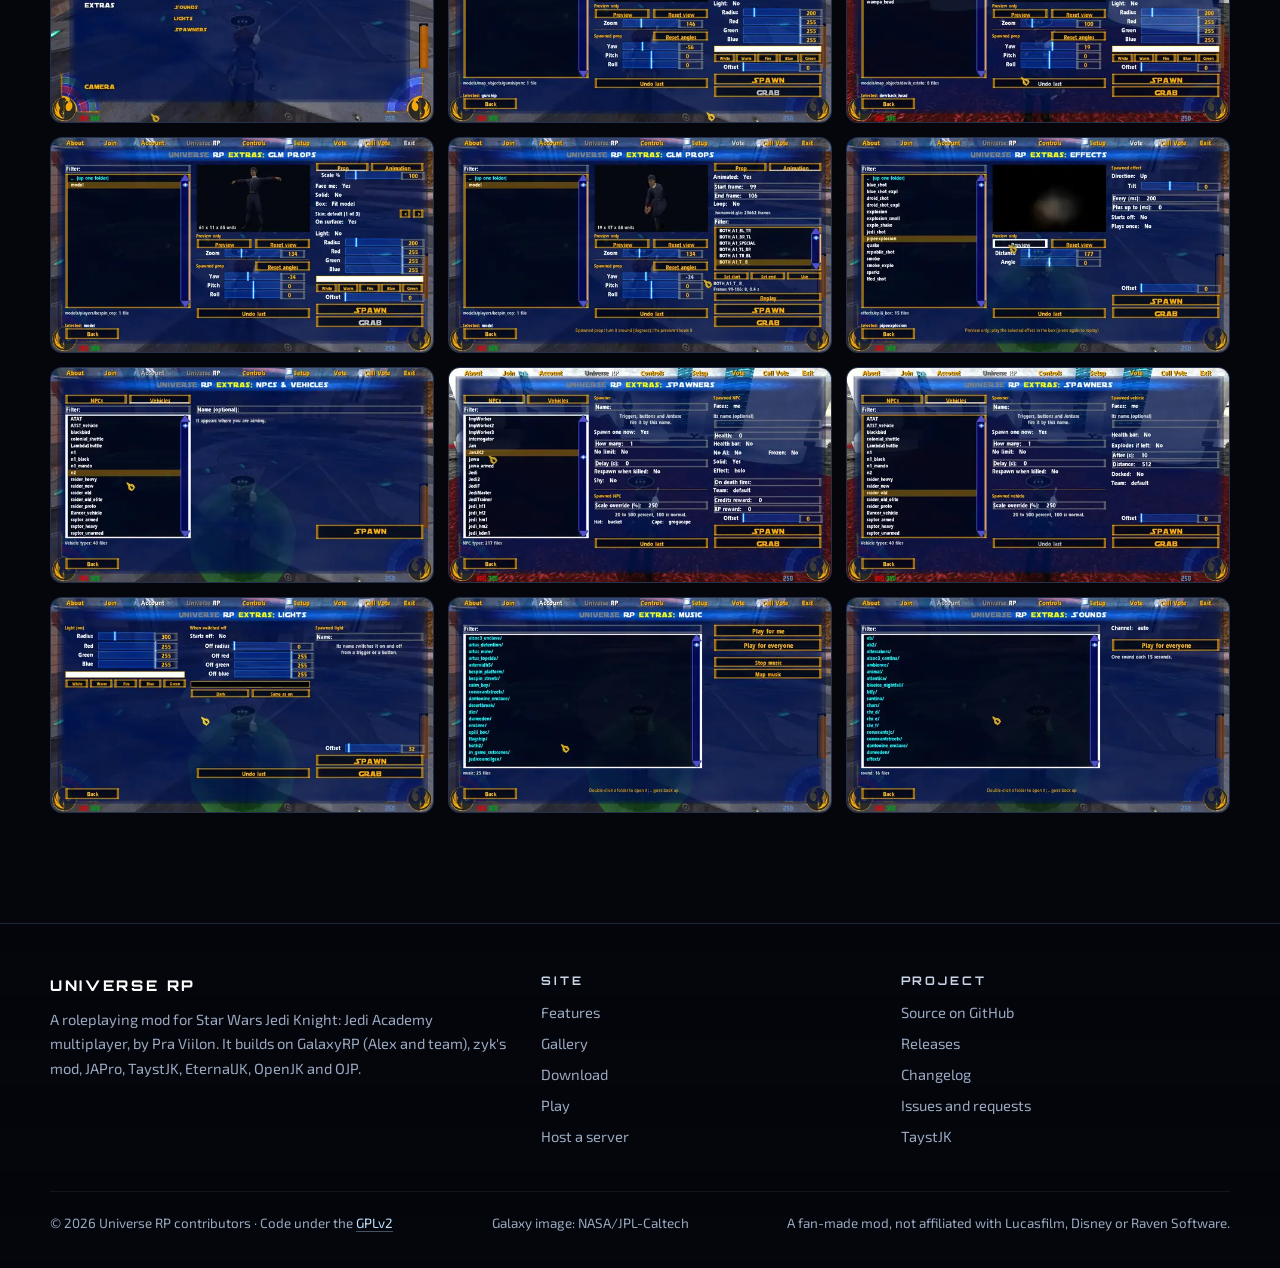
<file: gallery.html>
<!doctype html>
<html lang="en">
<head>
	<meta charset="utf-8">
	<meta name="viewport" content="width=device-width, initial-scale=1">
	<title>Gallery · Universe RP</title>
	<meta name="description" content="Screenshots of Universe RP in Jedi Academy multiplayer: dialogues and the chat box, Force Telekinesis, holograms, hats and capes, scaled NPCs and vehicles, building in game, and the mod's menus.">
	<meta name="theme-color" content="#04060c">
	<link rel="icon" type="image/png" sizes="32x32" href="assets/img/favicon-32.png">
	<link rel="apple-touch-icon" href="assets/img/apple-touch-icon.png">
	<meta property="og:type" content="website">
	<meta property="og:site_name" content="Universe RP">
	<meta property="og:title" content="Universe RP gallery">
	<meta property="og:description" content="Screenshots of Universe RP in Jedi Academy multiplayer: dialogues and the chat box, Force Telekinesis, holograms, hats and capes, scaled NPCs and vehicles, building in game, and the mod's menus.">
	<meta property="og:image" content="https://praviilon.github.io/Universe_RP/assets/img/og-cover.jpg">
	<meta property="og:image:width" content="1200">
	<meta property="og:image:height" content="630">
	<meta name="twitter:card" content="summary_large_image">
	<link rel="preload" href="assets/fonts/orbitron.woff2" as="font" type="font/woff2" crossorigin>
	<link rel="preload" href="assets/fonts/exo2.woff2" as="font" type="font/woff2" crossorigin>
	<link rel="stylesheet" href="assets/css/site.css">
</head>
<body>
	<a class="skip-link" href="#main">Skip to content</a>
	<canvas id="starfield" aria-hidden="true"></canvas>

	<header class="site-header">
		<div class="wrap header-inner">
			<a class="brand" href="./"><img src="assets/img/favicon-32.png" alt="" width="26" height="26">UNIVERSE RP</a>
			<button class="menu-toggle" type="button" aria-expanded="false" aria-controls="site-nav" aria-label="Menu">
				<svg viewBox="0 0 24 24" fill="none" stroke-width="2" stroke-linecap="round"><path d="M4 7h16M4 12h16M4 17h16"/></svg>
			</button>
			<nav class="nav" id="site-nav" aria-label="Main">
				<a href="features.html">Features</a>
				<a href="gallery.html" aria-current="page">Gallery</a>
				<a href="download.html">Download</a>
				<a href="play.html">Play</a>
				<a href="host.html">Host</a>
				<a class="ext" href="https://github.com/praviilon/Universe_RP/blob/main/CHANGELOG.md">Changelog</a>
				<a class="nav-icon" href="https://github.com/praviilon/Universe_RP" aria-label="Universe RP on GitHub">
					<svg viewBox="0 0 16 16" aria-hidden="true"><path d="M8 0C3.58 0 0 3.58 0 8c0 3.54 2.29 6.53 5.47 7.59.4.07.55-.17.55-.38 0-.19-.01-.82-.01-1.49-2.01.37-2.53-.49-2.69-.94-.09-.23-.48-.94-.82-1.13-.28-.15-.68-.52-.01-.53.63-.01 1.08.58 1.23.82.72 1.21 1.87.87 2.33.66.07-.52.28-.87.51-1.07-1.78-.2-3.64-.89-3.64-3.95 0-.87.31-1.59.82-2.15-.08-.2-.36-1.02.08-2.12 0 0 .67-.21 2.2.82.64-.18 1.32-.27 2-.27.68 0 1.36.09 2 .27 1.53-1.04 2.2-.82 2.2-.82.44 1.1.16 1.92.08 2.12.51.56.82 1.27.82 2.15 0 3.07-1.87 3.75-3.65 3.95.29.25.54.73.54 1.48 0 1.07-.01 1.93-.01 2.2 0 .21.15.46.55.38A8.013 8.013 0 0016 8c0-4.42-3.58-8-8-8z"/></svg>
					<span class="label">GitHub</span>
				</a>
			</nav>
		</div>
	</header>

	<main id="main">
		<section class="page-head">
			<div class="wrap">
				<p class="eyebrow">Gallery</p>
				<h1>Universe RP in game</h1>
				<p class="lede">Select an image to see it full size.</p>
			</div>
		</section>

		<nav class="toc" aria-label="Gallery sections">
			<div class="wrap">
				<ul>
					<li><a href="#game">In game</a></li>
					<li><a href="#building">Building</a></li>
					<li><a href="#menus">Menus</a></li>
				</ul>
			</div>
		</nav>

		<section class="section group" id="game" aria-labelledby="game-title">
			<div class="wrap">
				<div class="group-head"><span class="ico" aria-hidden="true"><svg viewBox="0 0 24 24"><path d="M7 4l13 8-13 8z"/></svg></span><h2 id="game-title">In game</h2></div>
				<div class="gallery-grid" data-gallery>
					<a class="shot" href="assets/gallery/game-dialogue.webp" data-group="In game"><img src="assets/gallery/game-dialogue-thumb.webp" width="640" height="360" loading="lazy" decoding="async" alt="The dialogue menu: a ship&#x27;s Navcomputer asks for a destination, with six numbered answers and the time left"></a>
					<a class="shot" href="assets/gallery/game-chat-box.webp" data-group="In game"><img src="assets/gallery/game-chat-box-thumb.webp" width="640" height="360" loading="lazy" decoding="async" alt="The chat box: a /me action with a quote being typed, a word selected with the mouse"></a>
					<a class="shot" href="assets/gallery/game-chat-me.webp" data-group="In game"><img src="assets/gallery/game-chat-me-thumb.webp" width="640" height="360" loading="lazy" decoding="async" alt="The /me action in chat: the name in red, the action in yellow, the quote in green"></a>
					<a class="shot" href="assets/gallery/game-telekinesis.webp" data-group="In game"><img src="assets/gallery/game-telekinesis-thumb.webp" width="640" height="360" loading="lazy" decoding="async" alt="Force Telekinesis: a player holding three creatures in the air at once"></a>
					<a class="shot" href="assets/gallery/game-holograms.webp" data-group="In game"><img src="assets/gallery/game-holograms-thumb.webp" width="640" height="360" loading="lazy" decoding="async" alt="Holograms standing in a stone courtyard"></a>
					<a class="shot" href="assets/gallery/game-hologram-npc.webp" data-group="In game"><img src="assets/gallery/game-hologram-npc-thumb.webp" width="640" height="360" loading="lazy" decoding="async" alt="A large hologram NPC on a red carpet"></a>
					<a class="shot" href="assets/gallery/game-hats-capes.webp" data-group="In game"><img src="assets/gallery/game-hats-capes-thumb.webp" width="640" height="360" loading="lazy" decoding="async" alt="A player with a hat and an NPC with a cape, with the radar"></a>
					<a class="shot" href="assets/gallery/game-wrist-saber.webp" data-group="In game"><img src="assets/gallery/game-wrist-saber-thumb.webp" width="640" height="360" loading="lazy" decoding="async" alt="A character with a rifle and a saber holstered on his wrist"></a>
					<a class="shot" href="assets/gallery/game-crowd.webp" data-group="In game"><img src="assets/gallery/game-crowd-thumb.webp" width="640" height="360" loading="lazy" decoding="async" alt="A crowd of scaled NPCs, holograms, hats and capes"></a>
					<a class="shot" href="assets/gallery/game-swoops-radar.webp" data-group="In game"><img src="assets/gallery/game-swoops-radar-thumb.webp" width="640" height="360" loading="lazy" decoding="async" alt="Swoops at different scales, with the vehicle HUD and the radar"></a>
					<a class="shot" href="assets/gallery/game-swoops-scaled.webp" data-group="In game"><img src="assets/gallery/game-swoops-scaled-thumb.webp" width="640" height="360" loading="lazy" decoding="async" alt="Swoops scaled from smallest to largest"></a>
					<a class="shot" href="assets/gallery/game-atat-scaled.webp" data-group="In game"><img src="assets/gallery/game-atat-scaled-thumb.webp" width="640" height="360" loading="lazy" decoding="async" alt="A player sitting on a huge upscaled AT-AT"></a>
					<a class="shot" href="assets/gallery/game-lounging.webp" data-group="In game"><img src="assets/gallery/game-lounging-thumb.webp" width="640" height="360" loading="lazy" decoding="async" alt="A Twi&#x27;lek in sunglasses lounging on the floor beside a player with a hat and a duck on her shoulder"></a>
					<a class="shot" href="assets/gallery/game-ducks.webp" data-group="In game"><img src="assets/gallery/game-ducks-thumb.webp" width="640" height="360" loading="lazy" decoding="async" alt="A player and a Twi&#x27;lek side by side, each with a duck on the shoulder"></a>
				</div>
			</div>
		</section>

		<section class="section group" id="building" aria-labelledby="building-title">
			<div class="wrap">
				<div class="group-head"><span class="ico" aria-hidden="true"><svg viewBox="0 0 24 24"><path d="M12 2l9 5v10l-9 5-9-5V7z"/><path d="M12 22V12M21 7l-9 5-9-5"/></svg></span><h2 id="building-title">Building</h2></div>
				<div class="gallery-grid" data-gallery>
					<a class="shot" href="assets/gallery/build-prop-grab.webp" data-group="Building"><img src="assets/gallery/build-prop-grab-thumb.webp" width="640" height="360" loading="lazy" decoding="async" alt="A prop picked up to be placed, its box shown"></a>
					<a class="shot" href="assets/gallery/build-entity-info.webp" data-group="Building"><img src="assets/gallery/build-entity-info-thumb.webp" width="640" height="360" loading="lazy" decoding="async" alt="Entity info on a GLM prop: its number, class and box"></a>
					<a class="shot" href="assets/gallery/build-static-model-box.webp" data-group="Building"><img src="assets/gallery/build-static-model-box-thumb.webp" width="640" height="360" loading="lazy" decoding="async" alt="A map model and its box shown"></a>
					<a class="shot" href="assets/gallery/build-effect-fireplace.webp" data-group="Building"><img src="assets/gallery/build-effect-fireplace-thumb.webp" width="640" height="360" loading="lazy" decoding="async" alt="An effect placed in a fireplace, between two chairs"></a>
					<a class="shot" href="assets/gallery/build-door-info.webp" data-group="Building"><img src="assets/gallery/build-door-info-thumb.webp" width="640" height="360" loading="lazy" decoding="async" alt="A door with its number, class and targetname shown"></a>
					<a class="shot" href="assets/gallery/build-locked-door.webp" data-group="Building"><img src="assets/gallery/build-locked-door-thumb.webp" width="640" height="360" loading="lazy" decoding="async" alt="A door locked to chosen accounts"></a>
				</div>
			</div>
		</section>

		<section class="section group" id="menus" aria-labelledby="menus-title">
			<div class="wrap">
				<div class="group-head"><span class="ico" aria-hidden="true"><svg viewBox="0 0 24 24"><rect x="3" y="4" width="18" height="12" rx="2"/><path d="M8 20h8M12 16v4"/></svg></span><h2 id="menus-title">Menus</h2></div>
				<div class="gallery-grid" data-gallery>
					<a class="shot" href="assets/gallery/menu-settings.webp" data-group="Menus"><img src="assets/gallery/menu-settings-thumb.webp" width="640" height="360" loading="lazy" decoding="async" alt="The Universe RP Settings menu: Sense Health, Ignite Saber when Drawn, Use Hint and Grip/Telekinesis, the admin settings and APPLY"></a>
					<a class="shot" href="assets/gallery/menu-customize.webp" data-group="Menus"><img src="assets/gallery/menu-customize-thumb.webp" width="640" height="360" loading="lazy" decoding="async" alt="The Universe RP menu: a character&#x27;s level, XP, skill points, credits, skin, saber and Force"></a>
					<a class="shot" href="assets/gallery/menu-skills-items.webp" data-group="Menus"><img src="assets/gallery/menu-skills-items-thumb.webp" width="640" height="360" loading="lazy" decoding="async" alt="Skill points for weapons, items and gear"></a>
					<a class="shot" href="assets/gallery/menu-skills-force.webp" data-group="Menus"><img src="assets/gallery/menu-skills-force-thumb.webp" width="640" height="360" loading="lazy" decoding="async" alt="Skill points for Force powers"></a>
					<a class="shot" href="assets/gallery/menu-saber-colour.webp" data-group="Menus"><img src="assets/gallery/menu-saber-colour-thumb.webp" width="640" height="360" loading="lazy" decoding="async" alt="Saber colour: red, green and blue sliders and the blade style"></a>
					<a class="shot" href="assets/gallery/menu-camera.webp" data-group="Menus"><img src="assets/gallery/menu-camera-thumb.webp" width="640" height="360" loading="lazy" decoding="async" alt="Camera settings"></a>
					<a class="shot" href="assets/gallery/extras.webp" data-group="Menus"><img src="assets/gallery/extras-thumb.webp" width="640" height="360" loading="lazy" decoding="async" alt="The Extras menu: MD3 and GLM props, effects, NPCs and vehicles, music, sounds, lights and spawners"></a>
					<a class="shot" href="assets/gallery/extras-md3-props.webp" data-group="Menus"><img src="assets/gallery/extras-md3-props-thumb.webp" width="640" height="360" loading="lazy" decoding="async" alt="MD3 Props: a gunship previewed, with scale, light and spawn options"></a>
					<a class="shot" href="assets/gallery/extras-md3-props-browse.webp" data-group="Menus"><img src="assets/gallery/extras-md3-props-browse-thumb.webp" width="640" height="360" loading="lazy" decoding="async" alt="MD3 Props: browsing a folder of models"></a>
					<a class="shot" href="assets/gallery/extras-glm-props.webp" data-group="Menus"><img src="assets/gallery/extras-glm-props-thumb.webp" width="640" height="360" loading="lazy" decoding="async" alt="GLM Props: a .glm model as a prop"></a>
					<a class="shot" href="assets/gallery/extras-glm-props-animation.webp" data-group="Menus"><img src="assets/gallery/extras-glm-props-animation-thumb.webp" width="640" height="360" loading="lazy" decoding="async" alt="GLM Props: choosing a range of animation frames"></a>
					<a class="shot" href="assets/gallery/extras-effects.webp" data-group="Menus"><img src="assets/gallery/extras-effects-thumb.webp" width="640" height="360" loading="lazy" decoding="async" alt="Effects, previewed before placing"></a>
					<a class="shot" href="assets/gallery/extras-npcs-vehicles.webp" data-group="Menus"><img src="assets/gallery/extras-npcs-vehicles-thumb.webp" width="640" height="360" loading="lazy" decoding="async" alt="NPCs and vehicles, spawned where you aim"></a>
					<a class="shot" href="assets/gallery/extras-spawner-npc.webp" data-group="Menus"><img src="assets/gallery/extras-spawner-npc-thumb.webp" width="640" height="360" loading="lazy" decoding="async" alt="An NPC spawner: scale, hat, cape, hologram effect and rewards"></a>
					<a class="shot" href="assets/gallery/extras-spawner-vehicle.webp" data-group="Menus"><img src="assets/gallery/extras-spawner-vehicle-thumb.webp" width="640" height="360" loading="lazy" decoding="async" alt="A vehicle spawner: scale, respawn, docking and team"></a>
					<a class="shot" href="assets/gallery/extras-lights.webp" data-group="Menus"><img src="assets/gallery/extras-lights-thumb.webp" width="640" height="360" loading="lazy" decoding="async" alt="Lights that a trigger or button can switch"></a>
					<a class="shot" href="assets/gallery/extras-music.webp" data-group="Menus"><img src="assets/gallery/extras-music-thumb.webp" width="640" height="360" loading="lazy" decoding="async" alt="Music, for you or for everyone"></a>
					<a class="shot" href="assets/gallery/extras-sounds.webp" data-group="Menus"><img src="assets/gallery/extras-sounds-thumb.webp" width="640" height="360" loading="lazy" decoding="async" alt="Sounds, for everyone around"></a>
				</div>
			</div>
		</section>
	</main>

	<footer class="site-footer">
		<div class="wrap">
			<div class="footer-grid">
				<div>
					<div class="footer-brand">UNIVERSE RP</div>
					<p>A roleplaying mod for Star Wars Jedi Knight: Jedi Academy multiplayer, by Pra Viilon. It builds on GalaxyRP (Alex and team), zyk's mod, JAPro, TaystJK, EternalJK, OpenJK and OJP.</p>
				</div>
				<div>
					<h4>Site</h4>
					<ul>
						<li><a href="features.html">Features</a></li>
						<li><a href="gallery.html">Gallery</a></li>
						<li><a href="download.html">Download</a></li>
						<li><a href="play.html">Play</a></li>
						<li><a href="host.html">Host a server</a></li>
					</ul>
				</div>
				<div>
					<h4>Project</h4>
					<ul>
						<li><a href="https://github.com/praviilon/Universe_RP">Source on GitHub</a></li>
						<li><a href="https://github.com/praviilon/Universe_RP/releases">Releases</a></li>
						<li><a href="https://github.com/praviilon/Universe_RP/blob/main/CHANGELOG.md">Changelog</a></li>
						<li><a href="https://github.com/praviilon/Universe_RP/issues">Issues and requests</a></li>
						<li><a href="https://taysta.github.io/TaystJK/">TaystJK</a></li>
					</ul>
				</div>
			</div>
			<div class="footer-bottom">
				<span>© <span data-year>2026</span> Universe RP contributors · Code under the <a href="https://github.com/praviilon/Universe_RP/blob/main/LICENSE.txt">GPLv2</a></span>
				<span>Galaxy image: NASA/JPL-Caltech</span>
				<span>A fan-made mod, not affiliated with Lucasfilm, Disney or Raven Software.</span>
			</div>
		</div>
	</footer>

	<script src="assets/js/starfield.js" defer></script>
	<script src="assets/js/site.js" defer></script>
	<script src="assets/js/gallery.js" defer></script>
</body>
</html>
</file>
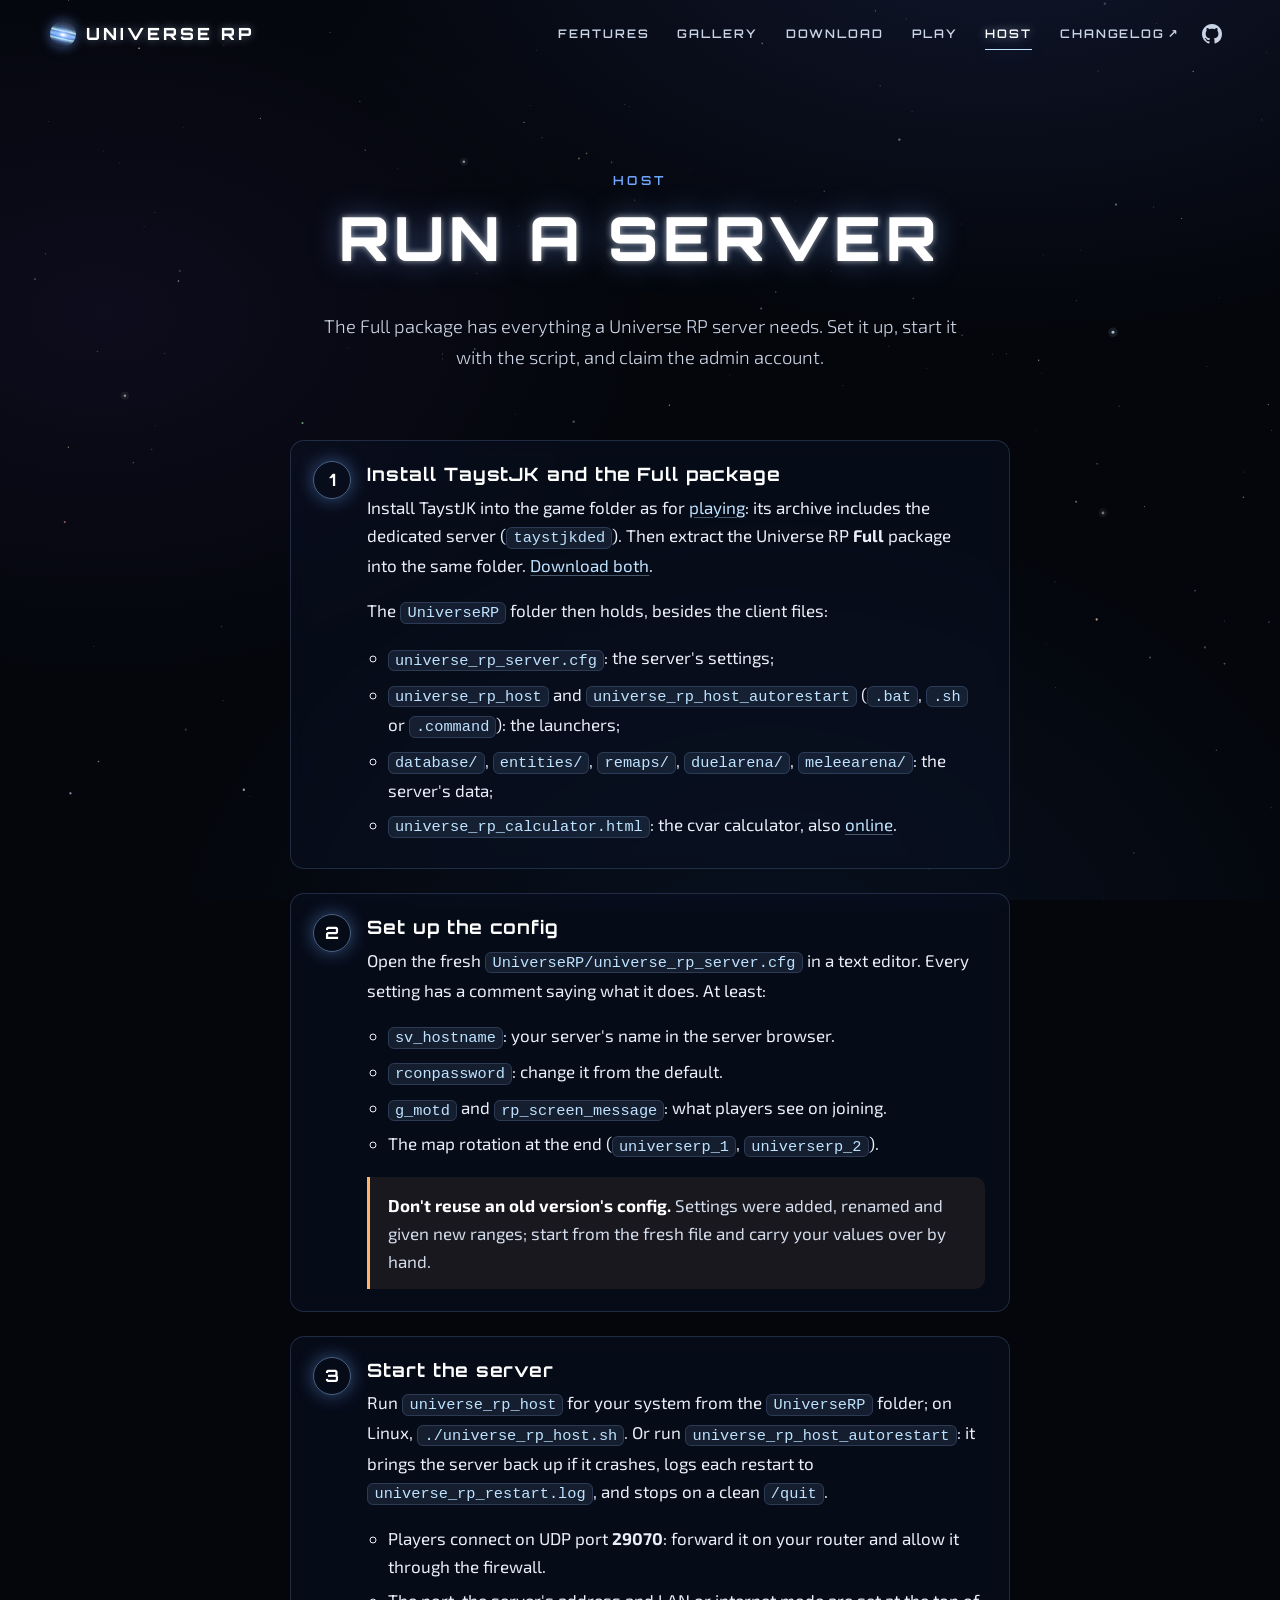
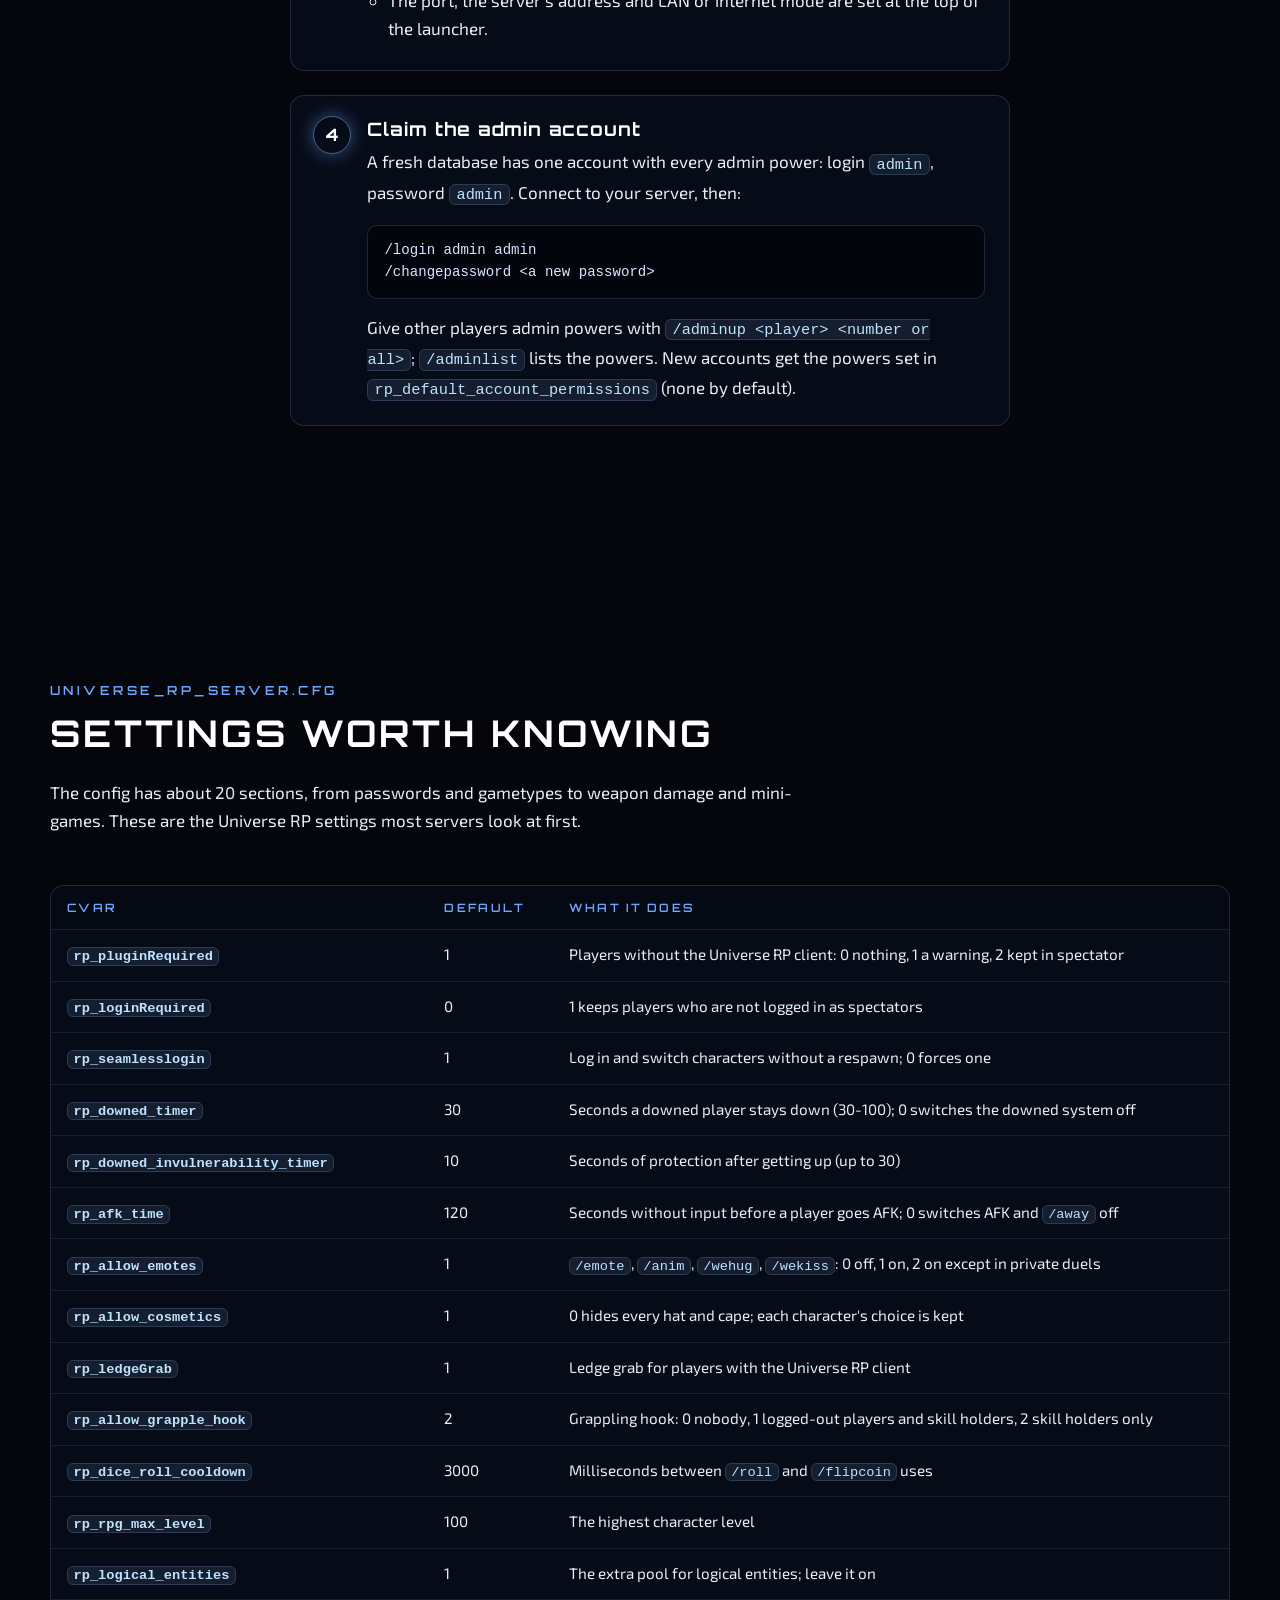
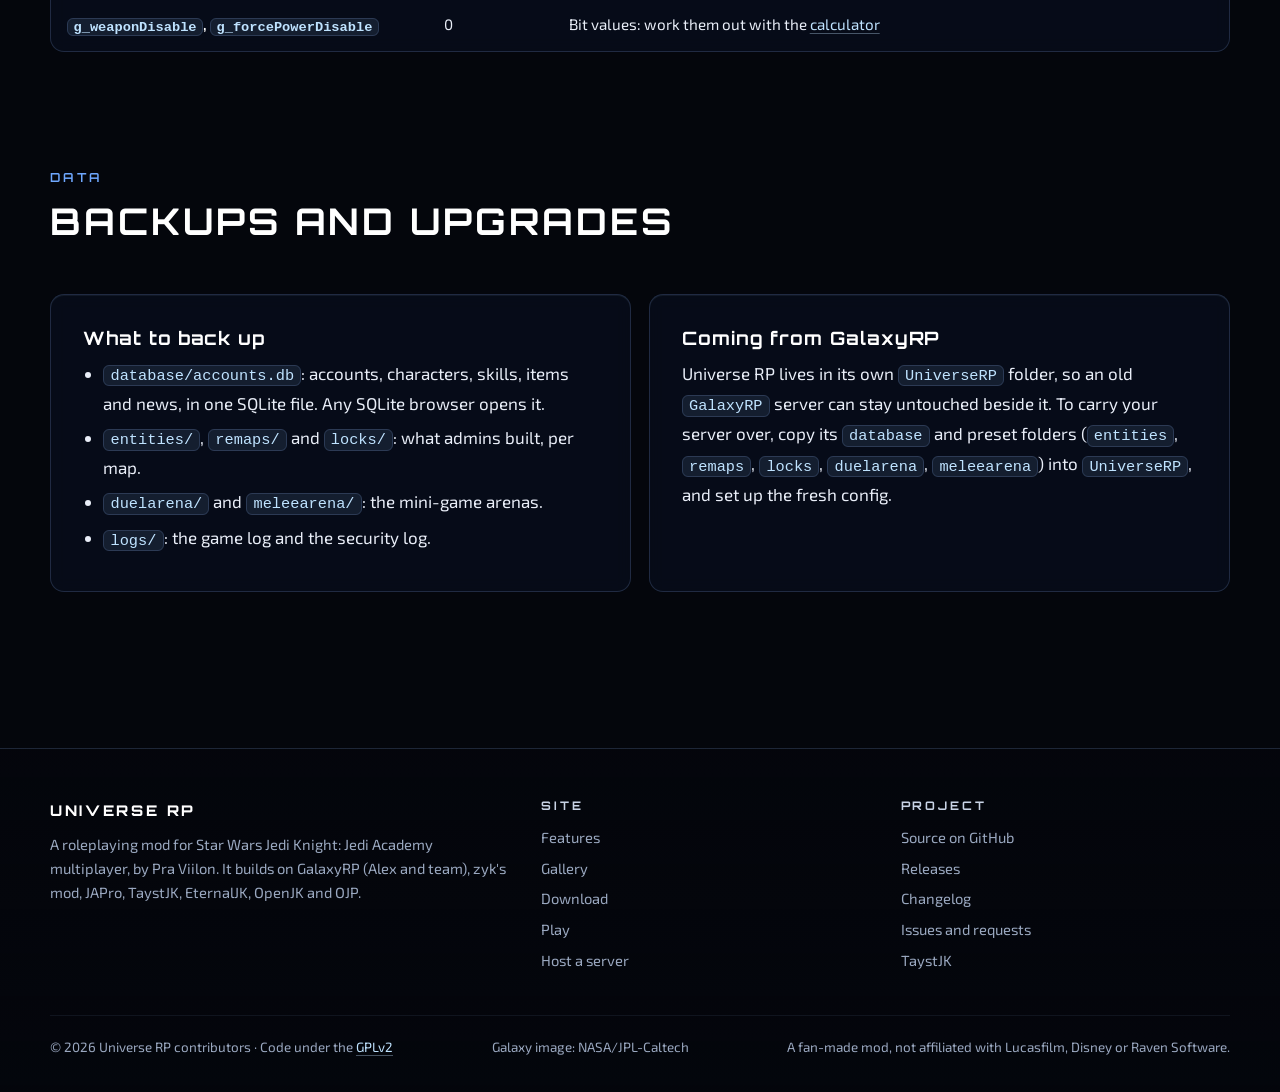
<file: host.html>
<!doctype html>
<html lang="en">
<head>
	<meta charset="utf-8">
	<meta name="viewport" content="width=device-width, initial-scale=1">
	<title>Host a server · Universe RP</title>
	<meta name="description" content="How to run a Universe RP server: the Full package, the host scripts, the server config, the admin account, backups and upgrades.">
	<meta name="theme-color" content="#04060c">
	<link rel="icon" type="image/png" sizes="32x32" href="assets/img/favicon-32.png">
	<link rel="apple-touch-icon" href="assets/img/apple-touch-icon.png">
	<meta property="og:type" content="website">
	<meta property="og:site_name" content="Universe RP">
	<meta property="og:title" content="Host a Universe RP server">
	<meta property="og:description" content="How to run a Universe RP server: the Full package, the host scripts, the server config, the admin account, backups and upgrades.">
	<meta property="og:image" content="https://praviilon.github.io/Universe_RP/assets/img/og-cover.jpg">
	<meta property="og:image:width" content="1200">
	<meta property="og:image:height" content="630">
	<meta name="twitter:card" content="summary_large_image">
	<link rel="preload" href="assets/fonts/orbitron.woff2" as="font" type="font/woff2" crossorigin>
	<link rel="preload" href="assets/fonts/exo2.woff2" as="font" type="font/woff2" crossorigin>
	<link rel="stylesheet" href="assets/css/site.css">
</head>
<body>
	<a class="skip-link" href="#main">Skip to content</a>
	<canvas id="starfield" aria-hidden="true"></canvas>

	<header class="site-header">
		<div class="wrap header-inner">
			<a class="brand" href="./"><img src="assets/img/favicon-32.png" alt="" width="26" height="26">UNIVERSE RP</a>
			<button class="menu-toggle" type="button" aria-expanded="false" aria-controls="site-nav" aria-label="Menu">
				<svg viewBox="0 0 24 24" fill="none" stroke-width="2" stroke-linecap="round"><path d="M4 7h16M4 12h16M4 17h16"/></svg>
			</button>
			<nav class="nav" id="site-nav" aria-label="Main">
				<a href="features.html">Features</a>
				<a href="gallery.html">Gallery</a>
				<a href="download.html">Download</a>
				<a href="play.html">Play</a>
				<a href="host.html" aria-current="page">Host</a>
				<a class="ext" href="https://github.com/praviilon/Universe_RP/blob/main/CHANGELOG.md">Changelog</a>
				<a class="nav-icon" href="https://github.com/praviilon/Universe_RP" aria-label="Universe RP on GitHub">
					<svg viewBox="0 0 16 16" aria-hidden="true"><path d="M8 0C3.58 0 0 3.58 0 8c0 3.54 2.29 6.53 5.47 7.59.4.07.55-.17.55-.38 0-.19-.01-.82-.01-1.49-2.01.37-2.53-.49-2.69-.94-.09-.23-.48-.94-.82-1.13-.28-.15-.68-.52-.01-.53.63-.01 1.08.58 1.23.82.72 1.21 1.87.87 2.33.66.07-.52.28-.87.51-1.07-1.78-.2-3.64-.89-3.64-3.95 0-.87.31-1.59.82-2.15-.08-.2-.36-1.02.08-2.12 0 0 .67-.21 2.2.82.64-.18 1.32-.27 2-.27.68 0 1.36.09 2 .27 1.53-1.04 2.2-.82 2.2-.82.44 1.1.16 1.92.08 2.12.51.56.82 1.27.82 2.15 0 3.07-1.87 3.75-3.65 3.95.29.25.54.73.54 1.48 0 1.07-.01 1.93-.01 2.2 0 .21.15.46.55.38A8.013 8.013 0 0016 8c0-4.42-3.58-8-8-8z"/></svg>
					<span class="label">GitHub</span>
				</a>
			</nav>
		</div>
	</header>

	<main id="main">
		<section class="page-head">
			<div class="wrap">
				<p class="eyebrow">Host</p>
				<h1>Run a server</h1>
				<p class="lede">The Full package has everything a Universe RP server needs. Set it up, start it with the script, and claim the admin account.</p>
			</div>
		</section>

		<section class="section tight" aria-label="Steps">
			<div class="wrap prose">
				<ol class="steps">
					<li>
						<h3>Install TaystJK and the Full package</h3>
						<p>Install TaystJK into the game folder as for <a href="play.html">playing</a>: its archive includes the dedicated server (<code>taystjkded</code>). Then extract the Universe RP <strong>Full</strong> package into the same folder. <a href="download.html#host">Download both</a>.</p>
						<p>The <code>UniverseRP</code> folder then holds, besides the client files:</p>
						<ul>
							<li><code>universe_rp_server.cfg</code>: the server's settings;</li>
							<li><code>universe_rp_host</code> and <code>universe_rp_host_autorestart</code> (<code>.bat</code>, <code>.sh</code> or <code>.command</code>): the launchers;</li>
							<li><code>database/</code>, <code>entities/</code>, <code>remaps/</code>, <code>duelarena/</code>, <code>meleearena/</code>: the server's data;</li>
							<li><code>universe_rp_calculator.html</code>: the cvar calculator, also <a href="calculator.html">online</a>.</li>
						</ul>
					</li>
					<li>
						<h3>Set up the config</h3>
						<p>Open the fresh <code>UniverseRP/universe_rp_server.cfg</code> in a text editor. Every setting has a comment saying what it does. At least:</p>
						<ul>
							<li><code>sv_hostname</code>: your server's name in the server browser.</li>
							<li><code>rconpassword</code>: change it from the default.</li>
							<li><code>g_motd</code> and <code>rp_screen_message</code>: what players see on joining.</li>
							<li>The map rotation at the end (<code>universerp_1</code>, <code>universerp_2</code>).</li>
						</ul>
						<p class="note warn"><strong>Don't reuse an old version's config.</strong> Settings were added, renamed and given new ranges; start from the fresh file and carry your values over by hand.</p>
					</li>
					<li>
						<h3>Start the server</h3>
						<p>Run <code>universe_rp_host</code> for your system from the <code>UniverseRP</code> folder; on Linux, <code>./universe_rp_host.sh</code>. Or run <code>universe_rp_host_autorestart</code>: it brings the server back up if it crashes, logs each restart to <code>universe_rp_restart.log</code>, and stops on a clean <code>/quit</code>.</p>
						<ul>
							<li>Players connect on UDP port <strong>29070</strong>: forward it on your router and allow it through the firewall.</li>
							<li>The port, the server's address and LAN or internet mode are set at the top of the launcher.</li>
						</ul>
					</li>
					<li>
						<h3>Claim the admin account</h3>
						<p>A fresh database has one account with every admin power: login <code>admin</code>, password <code>admin</code>. Connect to your server, then:</p>
<pre><code>/login admin admin
/changepassword &lt;a new password&gt;</code></pre>
						<p>Give other players admin powers with <code>/adminup &lt;player&gt; &lt;number or all&gt;</code>; <code>/adminlist</code> lists the powers. New accounts get the powers set in <code>rp_default_account_permissions</code> (none by default).</p>
					</li>
				</ol>
			</div>
		</section>

		<section class="section" aria-labelledby="settings-title">
			<div class="wrap">
				<div class="section-head">
					<p class="eyebrow">universe_rp_server.cfg</p>
					<h2 id="settings-title">Settings worth knowing</h2>
					<p>The config has about 20 sections, from passwords and gametypes to weapon damage and mini-games. These are the Universe RP settings most servers look at first.</p>
				</div>
				<div class="table-wrap">
					<table>
						<thead><tr><th scope="col">Cvar</th><th scope="col">Default</th><th scope="col">What it does</th></tr></thead>
						<tbody>
							<tr><th scope="row"><code>rp_pluginRequired</code></th><td>1</td><td>Players without the Universe RP client: 0 nothing, 1 a warning, 2 kept in spectator</td></tr>
							<tr><th scope="row"><code>rp_loginRequired</code></th><td>0</td><td>1 keeps players who are not logged in as spectators</td></tr>
							<tr><th scope="row"><code>rp_seamlesslogin</code></th><td>1</td><td>Log in and switch characters without a respawn; 0 forces one</td></tr>
							<tr><th scope="row"><code>rp_downed_timer</code></th><td>30</td><td>Seconds a downed player stays down (30-100); 0 switches the downed system off</td></tr>
							<tr><th scope="row"><code>rp_downed_invulnerability_timer</code></th><td>10</td><td>Seconds of protection after getting up (up to 30)</td></tr>
							<tr><th scope="row"><code>rp_afk_time</code></th><td>120</td><td>Seconds without input before a player goes AFK; 0 switches AFK and <code>/away</code> off</td></tr>
							<tr><th scope="row"><code>rp_allow_emotes</code></th><td>1</td><td><code>/emote</code>, <code>/anim</code>, <code>/wehug</code>, <code>/wekiss</code>: 0 off, 1 on, 2 on except in private duels</td></tr>
							<tr><th scope="row"><code>rp_allow_cosmetics</code></th><td>1</td><td>0 hides every hat and cape; each character's choice is kept</td></tr>
							<tr><th scope="row"><code>rp_ledgeGrab</code></th><td>1</td><td>Ledge grab for players with the Universe RP client</td></tr>
							<tr><th scope="row"><code>rp_allow_grapple_hook</code></th><td>2</td><td>Grappling hook: 0 nobody, 1 logged-out players and skill holders, 2 skill holders only</td></tr>
							<tr><th scope="row"><code>rp_dice_roll_cooldown</code></th><td>3000</td><td>Milliseconds between <code>/roll</code> and <code>/flipcoin</code> uses</td></tr>
							<tr><th scope="row"><code>rp_rpg_max_level</code></th><td>100</td><td>The highest character level</td></tr>
							<tr><th scope="row"><code>rp_logical_entities</code></th><td>1</td><td>The extra pool for logical entities; leave it on</td></tr>
							<tr><th scope="row"><code>g_weaponDisable</code>, <code>g_forcePowerDisable</code></th><td>0</td><td>Bit values: work them out with the <a href="calculator.html">calculator</a></td></tr>
						</tbody>
					</table>
				</div>
			</div>
		</section>

		<section class="section tight" aria-labelledby="data-title">
			<div class="wrap">
				<div class="section-head">
					<p class="eyebrow">Data</p>
					<h2 id="data-title">Backups and upgrades</h2>
				</div>
				<div class="grid-2">
					<div class="card">
						<h3>What to back up</h3>
						<ul>
							<li><code>database/accounts.db</code>: accounts, characters, skills, items and news, in one SQLite file. Any SQLite browser opens it.</li>
							<li><code>entities/</code>, <code>remaps/</code> and <code>locks/</code>: what admins built, per map.</li>
							<li><code>duelarena/</code> and <code>meleearena/</code>: the mini-game arenas.</li>
							<li><code>logs/</code>: the game log and the security log.</li>
						</ul>
					</div>
					<div class="card">
						<h3>Coming from GalaxyRP</h3>
						<p>Universe RP lives in its own <code>UniverseRP</code> folder, so an old <code>GalaxyRP</code> server can stay untouched beside it. To carry your server over, copy its <code>database</code> and preset folders (<code>entities</code>, <code>remaps</code>, <code>locks</code>, <code>duelarena</code>, <code>meleearena</code>) into <code>UniverseRP</code>, and set up the fresh config.</p>
					</div>
				</div>
			</div>
		</section>
	</main>

	<footer class="site-footer">
		<div class="wrap">
			<div class="footer-grid">
				<div>
					<div class="footer-brand">UNIVERSE RP</div>
					<p>A roleplaying mod for Star Wars Jedi Knight: Jedi Academy multiplayer, by Pra Viilon. It builds on GalaxyRP (Alex and team), zyk's mod, JAPro, TaystJK, EternalJK, OpenJK and OJP.</p>
				</div>
				<div>
					<h4>Site</h4>
					<ul>
						<li><a href="features.html">Features</a></li>
						<li><a href="gallery.html">Gallery</a></li>
						<li><a href="download.html">Download</a></li>
						<li><a href="play.html">Play</a></li>
						<li><a href="host.html">Host a server</a></li>
					</ul>
				</div>
				<div>
					<h4>Project</h4>
					<ul>
						<li><a href="https://github.com/praviilon/Universe_RP">Source on GitHub</a></li>
						<li><a href="https://github.com/praviilon/Universe_RP/releases">Releases</a></li>
						<li><a href="https://github.com/praviilon/Universe_RP/blob/main/CHANGELOG.md">Changelog</a></li>
						<li><a href="https://github.com/praviilon/Universe_RP/issues">Issues and requests</a></li>
						<li><a href="https://taysta.github.io/TaystJK/">TaystJK</a></li>
					</ul>
				</div>
			</div>
			<div class="footer-bottom">
				<span>© <span data-year>2026</span> Universe RP contributors · Code under the <a href="https://github.com/praviilon/Universe_RP/blob/main/LICENSE.txt">GPLv2</a></span>
				<span>Galaxy image: NASA/JPL-Caltech</span>
				<span>A fan-made mod, not affiliated with Lucasfilm, Disney or Raven Software.</span>
			</div>
		</div>
	</footer>

	<script src="assets/js/starfield.js" defer></script>
	<script src="assets/js/site.js" defer></script>
</body>
</html>
</file>
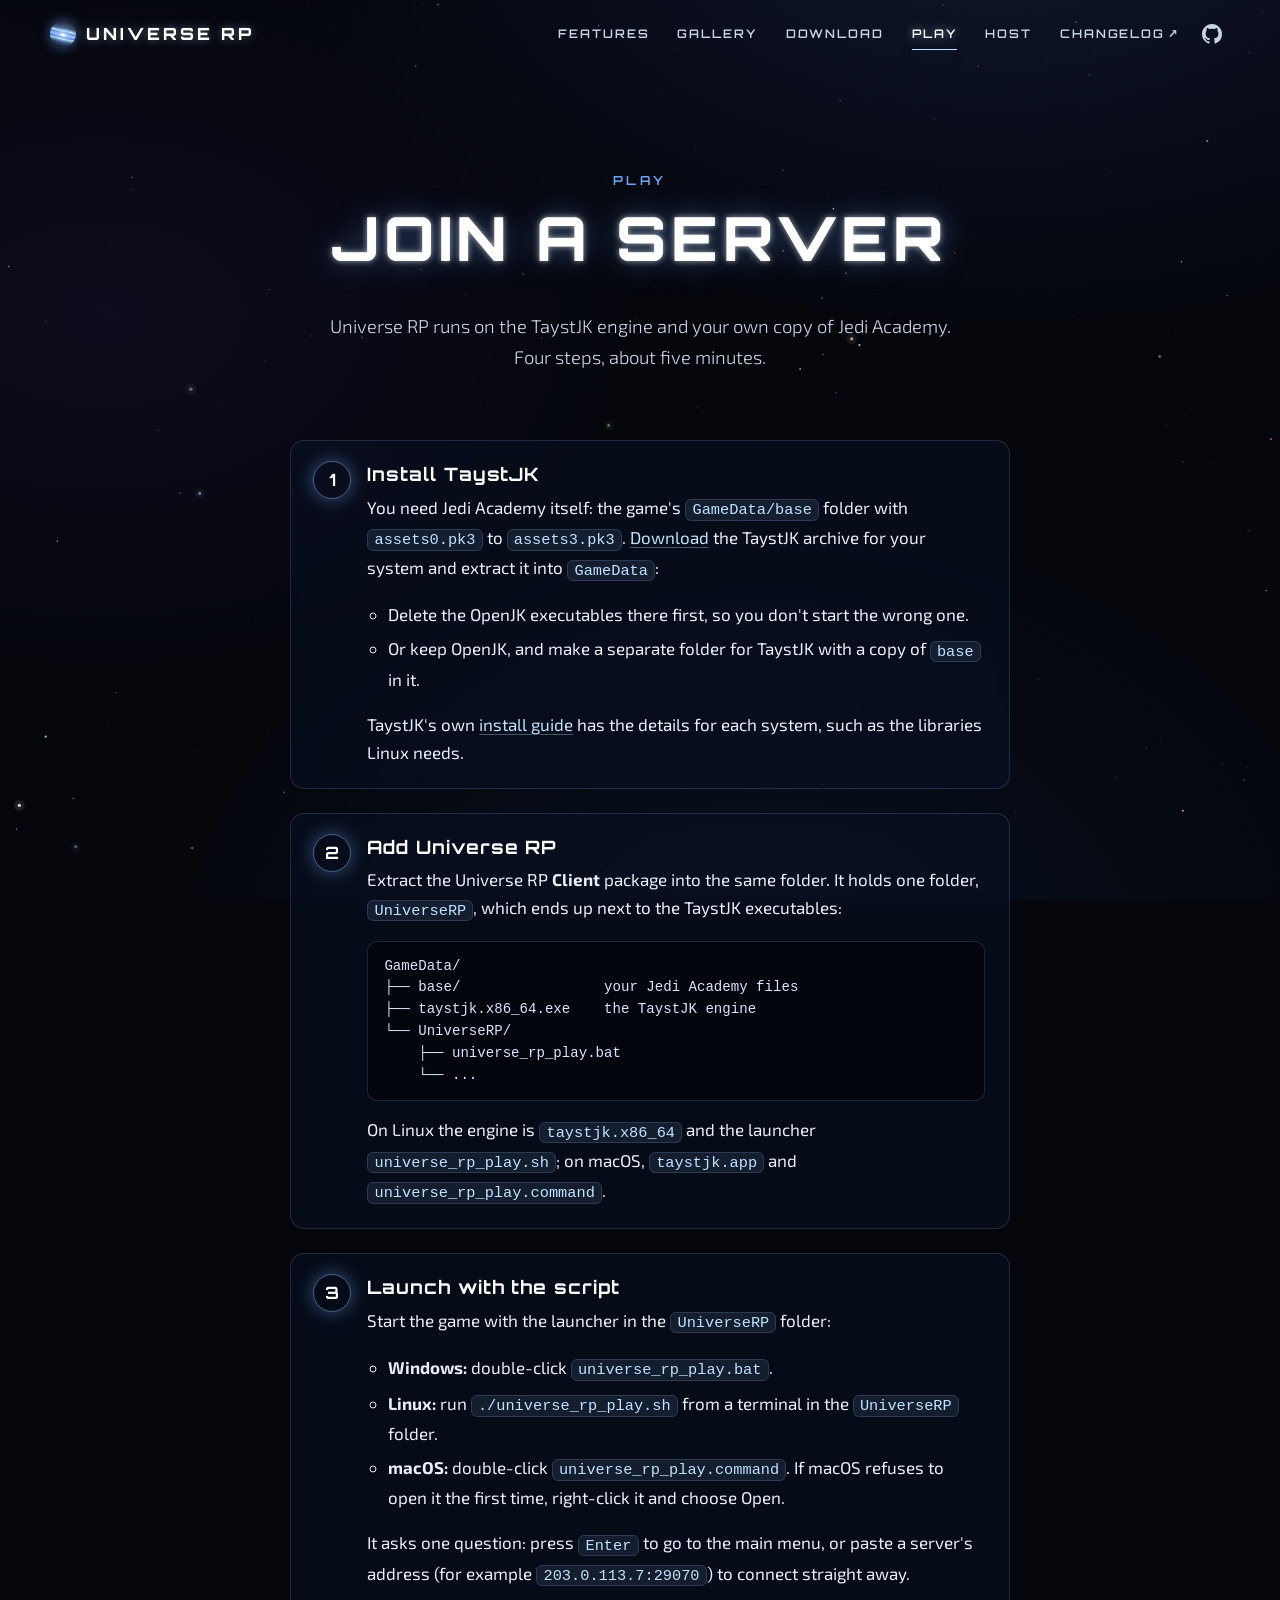
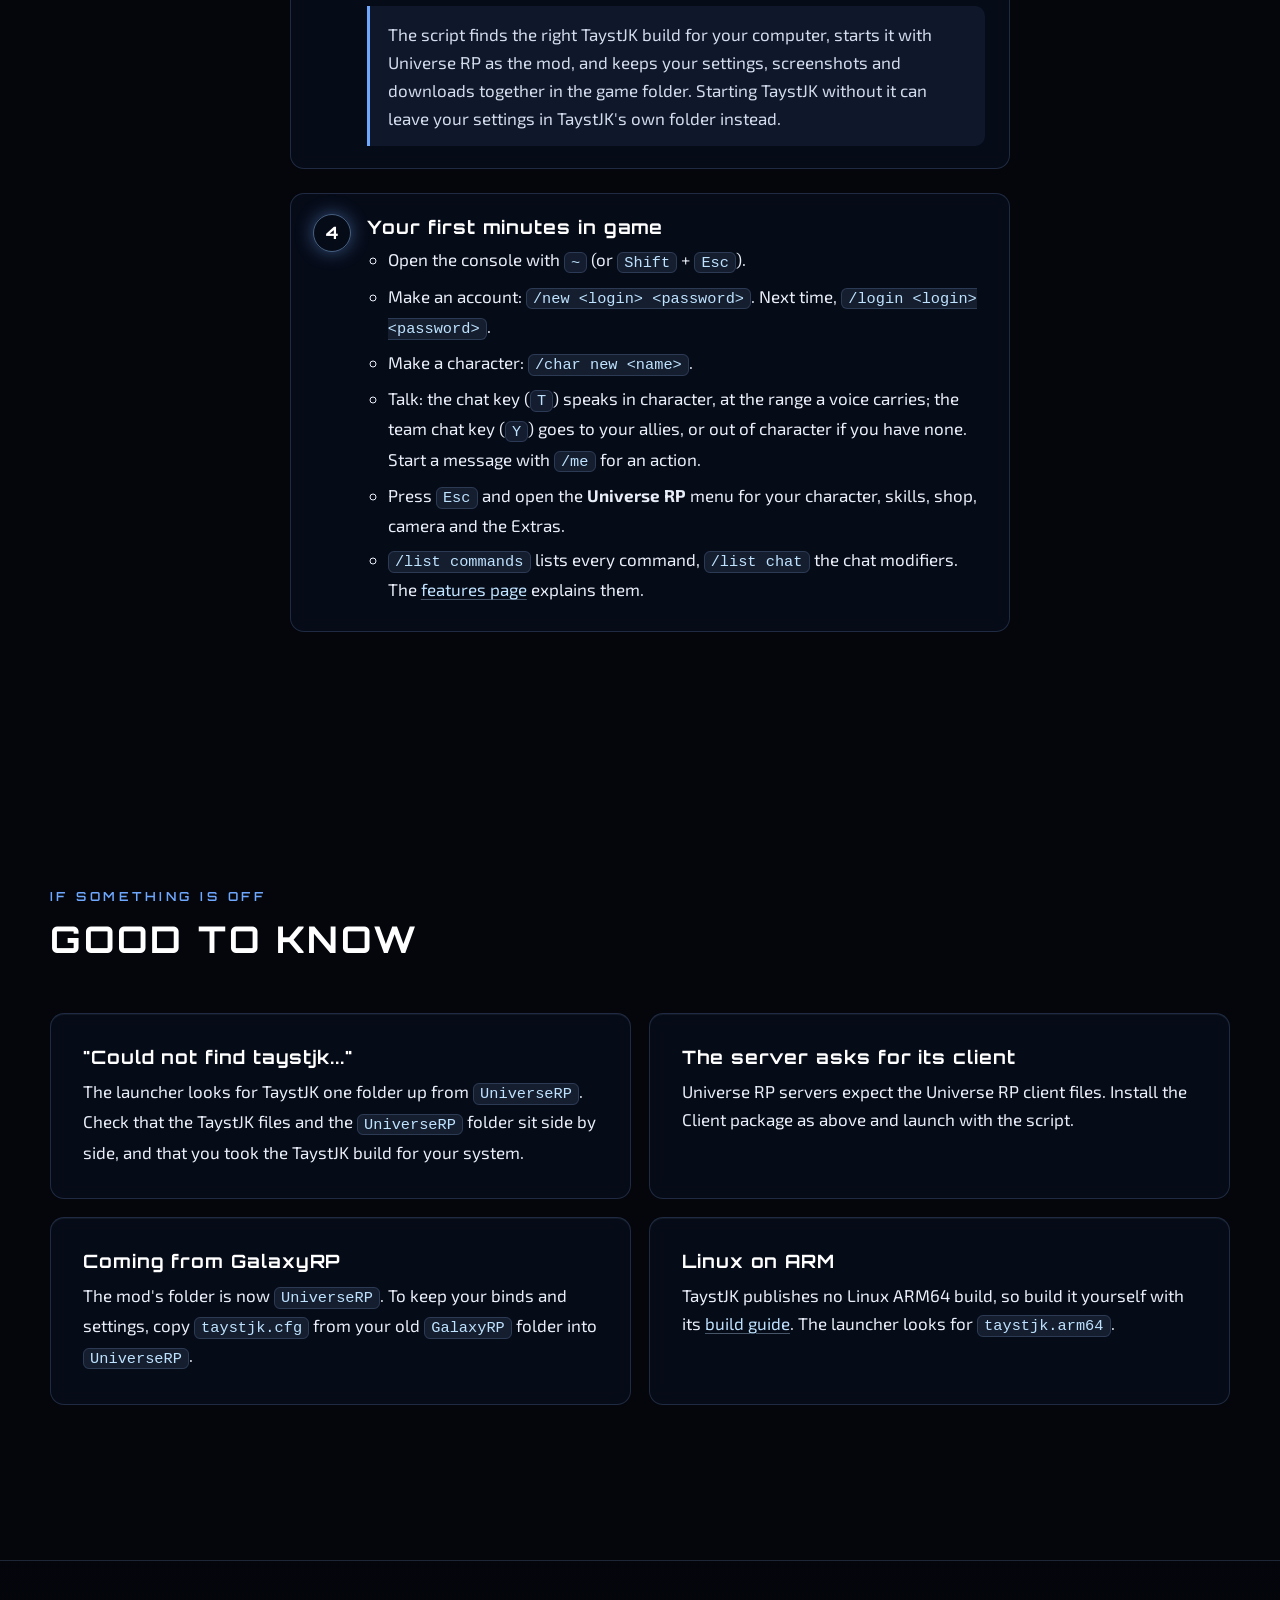
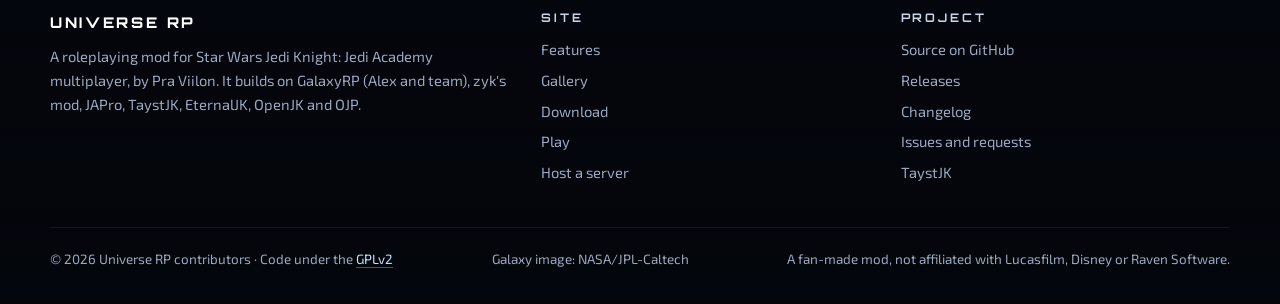
<file: play.html>
<!doctype html>
<html lang="en">
<head>
	<meta charset="utf-8">
	<meta name="viewport" content="width=device-width, initial-scale=1">
	<title>Play · Universe RP</title>
	<meta name="description" content="How to install TaystJK and Universe RP, launch the game with the script and get started on a Universe RP server.">
	<meta name="theme-color" content="#04060c">
	<link rel="icon" type="image/png" sizes="32x32" href="assets/img/favicon-32.png">
	<link rel="apple-touch-icon" href="assets/img/apple-touch-icon.png">
	<meta property="og:type" content="website">
	<meta property="og:site_name" content="Universe RP">
	<meta property="og:title" content="Play Universe RP">
	<meta property="og:description" content="How to install TaystJK and Universe RP, launch the game with the script and get started on a Universe RP server.">
	<meta property="og:image" content="https://praviilon.github.io/Universe_RP/assets/img/og-cover.jpg">
	<meta property="og:image:width" content="1200">
	<meta property="og:image:height" content="630">
	<meta name="twitter:card" content="summary_large_image">
	<link rel="preload" href="assets/fonts/orbitron.woff2" as="font" type="font/woff2" crossorigin>
	<link rel="preload" href="assets/fonts/exo2.woff2" as="font" type="font/woff2" crossorigin>
	<link rel="stylesheet" href="assets/css/site.css">
</head>
<body>
	<a class="skip-link" href="#main">Skip to content</a>
	<canvas id="starfield" aria-hidden="true"></canvas>

	<header class="site-header">
		<div class="wrap header-inner">
			<a class="brand" href="./"><img src="assets/img/favicon-32.png" alt="" width="26" height="26">UNIVERSE RP</a>
			<button class="menu-toggle" type="button" aria-expanded="false" aria-controls="site-nav" aria-label="Menu">
				<svg viewBox="0 0 24 24" fill="none" stroke-width="2" stroke-linecap="round"><path d="M4 7h16M4 12h16M4 17h16"/></svg>
			</button>
			<nav class="nav" id="site-nav" aria-label="Main">
				<a href="features.html">Features</a>
				<a href="gallery.html">Gallery</a>
				<a href="download.html">Download</a>
				<a href="play.html" aria-current="page">Play</a>
				<a href="host.html">Host</a>
				<a class="ext" href="https://github.com/praviilon/Universe_RP/blob/main/CHANGELOG.md">Changelog</a>
				<a class="nav-icon" href="https://github.com/praviilon/Universe_RP" aria-label="Universe RP on GitHub">
					<svg viewBox="0 0 16 16" aria-hidden="true"><path d="M8 0C3.58 0 0 3.58 0 8c0 3.54 2.29 6.53 5.47 7.59.4.07.55-.17.55-.38 0-.19-.01-.82-.01-1.49-2.01.37-2.53-.49-2.69-.94-.09-.23-.48-.94-.82-1.13-.28-.15-.68-.52-.01-.53.63-.01 1.08.58 1.23.82.72 1.21 1.87.87 2.33.66.07-.52.28-.87.51-1.07-1.78-.2-3.64-.89-3.64-3.95 0-.87.31-1.59.82-2.15-.08-.2-.36-1.02.08-2.12 0 0 .67-.21 2.2.82.64-.18 1.32-.27 2-.27.68 0 1.36.09 2 .27 1.53-1.04 2.2-.82 2.2-.82.44 1.1.16 1.92.08 2.12.51.56.82 1.27.82 2.15 0 3.07-1.87 3.75-3.65 3.95.29.25.54.73.54 1.48 0 1.07-.01 1.93-.01 2.2 0 .21.15.46.55.38A8.013 8.013 0 0016 8c0-4.42-3.58-8-8-8z"/></svg>
					<span class="label">GitHub</span>
				</a>
			</nav>
		</div>
	</header>

	<main id="main">
		<section class="page-head">
			<div class="wrap">
				<p class="eyebrow">Play</p>
				<h1>Join a server</h1>
				<p class="lede">Universe RP runs on the TaystJK engine and your own copy of Jedi Academy. Four steps, about five minutes.</p>
			</div>
		</section>

		<section class="section tight" aria-label="Steps">
			<div class="wrap prose">
				<ol class="steps">
					<li>
						<h3>Install TaystJK</h3>
						<p>You need Jedi Academy itself: the game's <code>GameData/base</code> folder with <code>assets0.pk3</code> to <code>assets3.pk3</code>. <a href="download.html">Download</a> the TaystJK archive for your system and extract it into <code>GameData</code>:</p>
						<ul>
							<li>Delete the OpenJK executables there first, so you don't start the wrong one.</li>
							<li>Or keep OpenJK, and make a separate folder for TaystJK with a copy of <code>base</code> in it.</li>
						</ul>
						<p>TaystJK's own <a href="https://taysta.github.io/TaystJK/install/">install guide</a> has the details for each system, such as the libraries Linux needs.</p>
					</li>
					<li>
						<h3>Add Universe RP</h3>
						<p>Extract the Universe RP <strong>Client</strong> package into the same folder. It holds one folder, <code>UniverseRP</code>, which ends up next to the TaystJK executables:</p>
<pre><code>GameData/
├── base/                 your Jedi Academy files
├── taystjk.x86_64.exe    the TaystJK engine
└── UniverseRP/
    ├── universe_rp_play.bat
    └── ...</code></pre>
						<p>On Linux the engine is <code>taystjk.x86_64</code> and the launcher <code>universe_rp_play.sh</code>; on macOS, <code>taystjk.app</code> and <code>universe_rp_play.command</code>.</p>
					</li>
					<li>
						<h3>Launch with the script</h3>
						<p>Start the game with the launcher in the <code>UniverseRP</code> folder:</p>
						<ul>
							<li><strong>Windows:</strong> double-click <code>universe_rp_play.bat</code>.</li>
							<li><strong>Linux:</strong> run <code>./universe_rp_play.sh</code> from a terminal in the <code>UniverseRP</code> folder.</li>
							<li><strong>macOS:</strong> double-click <code>universe_rp_play.command</code>. If macOS refuses to open it the first time, right-click it and choose Open.</li>
						</ul>
						<p>It asks one question: press <kbd>Enter</kbd> to go to the main menu, or paste a server's address (for example <code>203.0.113.7:29070</code>) to connect straight away.</p>
						<p class="note">The script finds the right TaystJK build for your computer, starts it with Universe RP as the mod, and keeps your settings, screenshots and downloads together in the game folder. Starting TaystJK without it can leave your settings in TaystJK's own folder instead.</p>
					</li>
					<li>
						<h3>Your first minutes in game</h3>
						<ul>
							<li>Open the console with <kbd>~</kbd> (or <kbd>Shift</kbd> + <kbd>Esc</kbd>).</li>
							<li>Make an account: <code>/new &lt;login&gt; &lt;password&gt;</code>. Next time, <code>/login &lt;login&gt; &lt;password&gt;</code>.</li>
							<li>Make a character: <code>/char new &lt;name&gt;</code>.</li>
							<li>Talk: the chat key (<kbd>T</kbd>) speaks in character, at the range a voice carries; the team chat key (<kbd>Y</kbd>) goes to your allies, or out of character if you have none. Start a message with <code>/me</code> for an action.</li>
							<li>Press <kbd>Esc</kbd> and open the <strong>Universe RP</strong> menu for your character, skills, shop, camera and the Extras.</li>
							<li><code>/list commands</code> lists every command, <code>/list chat</code> the chat modifiers. The <a href="features.html">features page</a> explains them.</li>
						</ul>
					</li>
				</ol>
			</div>
		</section>

		<section class="section" aria-labelledby="trouble-title">
			<div class="wrap">
				<div class="section-head">
					<p class="eyebrow">If something is off</p>
					<h2 id="trouble-title">Good to know</h2>
				</div>
				<div class="grid-2">
					<div class="card">
						<h3>"Could not find taystjk..."</h3>
						<p>The launcher looks for TaystJK one folder up from <code>UniverseRP</code>. Check that the TaystJK files and the <code>UniverseRP</code> folder sit side by side, and that you took the TaystJK build for your system.</p>
					</div>
					<div class="card">
						<h3>The server asks for its client</h3>
						<p>Universe RP servers expect the Universe RP client files. Install the Client package as above and launch with the script.</p>
					</div>
					<div class="card">
						<h3>Coming from GalaxyRP</h3>
						<p>The mod's folder is now <code>UniverseRP</code>. To keep your binds and settings, copy <code>taystjk.cfg</code> from your old <code>GalaxyRP</code> folder into <code>UniverseRP</code>.</p>
					</div>
					<div class="card">
						<h3>Linux on ARM</h3>
						<p>TaystJK publishes no Linux ARM64 build, so build it yourself with its <a href="https://taysta.github.io/TaystJK/development/compiling/">build guide</a>. The launcher looks for <code>taystjk.arm64</code>.</p>
					</div>
				</div>
			</div>
		</section>
	</main>

	<footer class="site-footer">
		<div class="wrap">
			<div class="footer-grid">
				<div>
					<div class="footer-brand">UNIVERSE RP</div>
					<p>A roleplaying mod for Star Wars Jedi Knight: Jedi Academy multiplayer, by Pra Viilon. It builds on GalaxyRP (Alex and team), zyk's mod, JAPro, TaystJK, EternalJK, OpenJK and OJP.</p>
				</div>
				<div>
					<h4>Site</h4>
					<ul>
						<li><a href="features.html">Features</a></li>
						<li><a href="gallery.html">Gallery</a></li>
						<li><a href="download.html">Download</a></li>
						<li><a href="play.html">Play</a></li>
						<li><a href="host.html">Host a server</a></li>
					</ul>
				</div>
				<div>
					<h4>Project</h4>
					<ul>
						<li><a href="https://github.com/praviilon/Universe_RP">Source on GitHub</a></li>
						<li><a href="https://github.com/praviilon/Universe_RP/releases">Releases</a></li>
						<li><a href="https://github.com/praviilon/Universe_RP/blob/main/CHANGELOG.md">Changelog</a></li>
						<li><a href="https://github.com/praviilon/Universe_RP/issues">Issues and requests</a></li>
						<li><a href="https://taysta.github.io/TaystJK/">TaystJK</a></li>
					</ul>
				</div>
			</div>
			<div class="footer-bottom">
				<span>© <span data-year>2026</span> Universe RP contributors · Code under the <a href="https://github.com/praviilon/Universe_RP/blob/main/LICENSE.txt">GPLv2</a></span>
				<span>Galaxy image: NASA/JPL-Caltech</span>
				<span>A fan-made mod, not affiliated with Lucasfilm, Disney or Raven Software.</span>
			</div>
		</div>
	</footer>

	<script src="assets/js/starfield.js" defer></script>
	<script src="assets/js/site.js" defer></script>
</body>
</html>
</file>
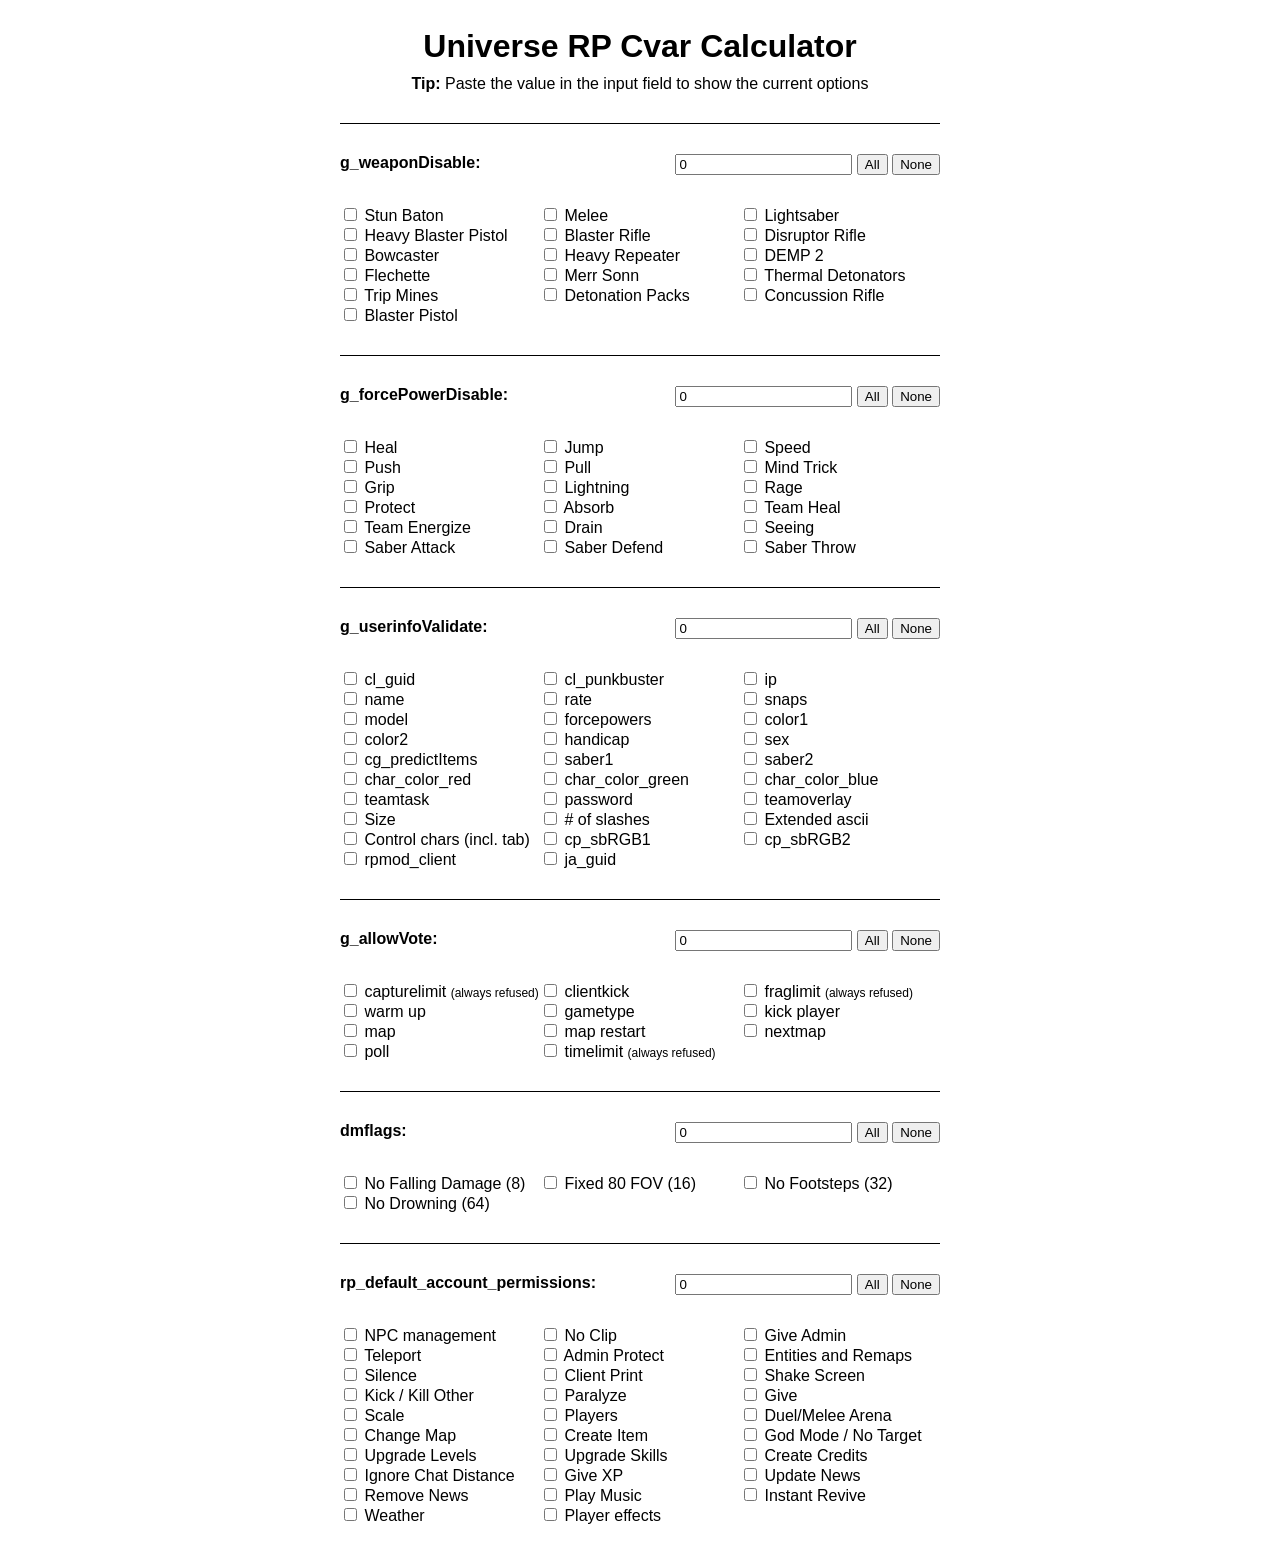
<file: assets/server/galaxyrp_calculator.html>
<!DOCTYPE html>
<html lang="en-US">
<head>
	<title>Universe RP Cvar Calculator</title>
	<meta charset="utf-8">
	<style type="text/css">
	body {
		font-family: sans-serif;
	}
	.container {
		display: table;
		margin: 0 auto;
		width: 600px;
		padding: 20px 0px;
	}
	h1 {
		float: left;
		width: 100%;
		text-align: center;
		margin: 0px;
	}
	h4 {
		float: left;
		width: 100%;
		text-align: center;
		font-weight: normal;
		margin: 10px 0px 0px 0px;
	}
	.title {
		float: left;
		width: 100%;
		text-align: left;
		margin: 30px 0px;
		border-top: 1px solid black;
		padding-top: 30px;
	}
	.bitboxes {
		float: left;
		width: 100%;
	}
	.bitbox {
		min-width: 200px;
		float: left;
		cursor: pointer;
	}
	.bitbox:hover {
		color: red;
	}
	.checked {
		color: blue;
	}
	.bitbox small {
		font-size: 0.75em;
	}
	.cvar {
		float: left;
		font-weight: bold;
	}
	.cvar small {
		font-weight: normal;
	}
	.cvar_edit {
		float: right;
	}
	.hidden {
		display: none;
	}
	</style>
</head>
<body>
	<div class="container">
	
	<!-- Title -->
  
    <h1>Universe RP Cvar Calculator</h1>
	<h4><b>Tip:</b> Paste the value in the input field to show the current options</h4>
	
	<!-- Section -->

	<div class="title">
      <span class="cvar">g_weaponDisable:</span>
	  <span class="cvar_edit">
		  <input id="weaponDisable" class="value" value="0" type="number">
		  <input name="weaponDisable" class="select-all" value="All" type="button">
		  <input name="weaponDisable" class="select-none" value="None" type="button">
	  </span>
	</div>
	
	<div class="bitboxes">
		<label class="bitbox hidden"><input class="box" name="weaponDisable" num="0" type="checkbox"> None</label>
		<label class="bitbox"><input class="box" name="weaponDisable" num="1" type="checkbox"> Stun Baton</label>
		<label class="bitbox"><input class="box" name="weaponDisable" num="2" type="checkbox"> Melee</label>
		<label class="bitbox"><input class="box" name="weaponDisable" num="3" type="checkbox"> Lightsaber</label>
		<label class="bitbox"><input class="box" name="weaponDisable" num="4" type="checkbox"> Heavy Blaster Pistol</label>
		<label class="bitbox"><input class="box" name="weaponDisable" num="5" type="checkbox"> Blaster Rifle</label>
		<label class="bitbox"><input class="box" name="weaponDisable" num="6" type="checkbox"> Disruptor Rifle</label>
		<label class="bitbox"><input class="box" name="weaponDisable" num="7" type="checkbox"> Bowcaster</label>
		<label class="bitbox"><input class="box" name="weaponDisable" num="8" type="checkbox"> Heavy Repeater</label>
		<label class="bitbox"><input class="box" name="weaponDisable" num="9" type="checkbox"> DEMP 2</label>
		<label class="bitbox"><input class="box" name="weaponDisable" num="10" type="checkbox"> Flechette</label>
		<label class="bitbox"><input class="box" name="weaponDisable" num="11" type="checkbox"> Merr Sonn</label>
		<label class="bitbox"><input class="box" name="weaponDisable" num="12" type="checkbox"> Thermal Detonators</label>
		<label class="bitbox"><input class="box" name="weaponDisable" num="13" type="checkbox"> Trip Mines</label>
		<label class="bitbox"><input class="box" name="weaponDisable" num="14" type="checkbox"> Detonation Packs</label>
		<label class="bitbox"><input class="box" name="weaponDisable" num="15" type="checkbox"> Concussion Rifle</label>
		<label class="bitbox"><input class="box" name="weaponDisable" num="16" type="checkbox"> Blaster Pistol</label>
		<label class="bitbox hidden"><input class="box" name="weaponDisable" num="17" type="checkbox"> Emplaced Gun</label>
		<label class="bitbox hidden"><input class="box" name="weaponDisable" num="18" type="checkbox"> Turret Gun</label>
	</div>
	
	<!-- Section -->
	
	<div class="title">
      <span class="cvar">g_forcePowerDisable:</span>
	  <span class="cvar_edit">
		  <input id="forceDisable" class="value" value="0" type="number">
		  <input name="forceDisable" class="select-all" value="All" type="button">
		  <input name="forceDisable" class="select-none" value="None" type="button">
	  </span>
	</div>

	<div class="bitboxes">
		<label class="bitbox"><input class="box" name="forceDisable" num="0" type="checkbox"> Heal</label>
		<label class="bitbox"><input class="box" name="forceDisable" num="1" type="checkbox"> Jump</label>
		<label class="bitbox"><input class="box" name="forceDisable" num="2" type="checkbox"> Speed</label>
		<label class="bitbox"><input class="box" name="forceDisable" num="3" type="checkbox"> Push</label>
		<label class="bitbox"><input class="box" name="forceDisable" num="4" type="checkbox"> Pull</label>
		<label class="bitbox"><input class="box" name="forceDisable" num="5" type="checkbox"> Mind Trick</label>
		<label class="bitbox"><input class="box" name="forceDisable" num="6" type="checkbox"> Grip</label>
		<label class="bitbox"><input class="box" name="forceDisable" num="7" type="checkbox"> Lightning</label>
		<label class="bitbox"><input class="box" name="forceDisable" num="8" type="checkbox"> Rage</label>
		<label class="bitbox"><input class="box" name="forceDisable" num="9" type="checkbox"> Protect</label>
		<label class="bitbox"><input class="box" name="forceDisable" num="10" type="checkbox"> Absorb</label>
		<label class="bitbox"><input class="box" name="forceDisable" num="11" type="checkbox"> Team Heal</label>
		<label class="bitbox"><input class="box" name="forceDisable" num="12" type="checkbox"> Team Energize</label>
		<label class="bitbox"><input class="box" name="forceDisable" num="13" type="checkbox"> Drain</label>
		<label class="bitbox"><input class="box" name="forceDisable" num="14" type="checkbox"> Seeing</label>
		<label class="bitbox"><input class="box" name="forceDisable" num="15" type="checkbox"> Saber Attack</label>
		<label class="bitbox"><input class="box" name="forceDisable" num="16" type="checkbox"> Saber Defend</label>
		<label class="bitbox"><input class="box" name="forceDisable" num="17" type="checkbox"> Saber Throw</label>
	</div>
	
	<!-- Section -->
	
	<div class="title">
      <span class="cvar">g_userinfoValidate:</span>
	  <span class="cvar_edit">
		  <input id="userinfoValidate" class="value" value="0" type="number">
		  <input name="userinfoValidate" class="select-all" value="All" type="button">
		  <input name="userinfoValidate" class="select-none" value="None" type="button">
	  </span>
	</div>
	
	<!-- Section -->

    <div class="bitboxes">
		<label class="bitbox"><input class="box" name="userinfoValidate" num="0" type="checkbox"> cl_guid</label>
		<label class="bitbox"><input class="box" name="userinfoValidate" num="1" type="checkbox"> cl_punkbuster</label>
		<label class="bitbox"><input class="box" name="userinfoValidate" num="2" type="checkbox"> ip</label>
		<label class="bitbox"><input class="box" name="userinfoValidate" num="3" type="checkbox"> name</label>
		<label class="bitbox"><input class="box" name="userinfoValidate" num="4" type="checkbox"> rate</label>
		<label class="bitbox"><input class="box" name="userinfoValidate" num="5" type="checkbox"> snaps</label>
		<label class="bitbox"><input class="box" name="userinfoValidate" num="6" type="checkbox"> model</label>
		<label class="bitbox"><input class="box" name="userinfoValidate" num="7" type="checkbox"> forcepowers</label>
		<label class="bitbox"><input class="box" name="userinfoValidate" num="8" type="checkbox"> color1</label>
		<label class="bitbox"><input class="box" name="userinfoValidate" num="9" type="checkbox"> color2</label>
		<label class="bitbox"><input class="box" name="userinfoValidate" num="10" type="checkbox"> handicap</label>
		<label class="bitbox"><input class="box" name="userinfoValidate" num="11" type="checkbox"> sex</label>
		<label class="bitbox"><input class="box" name="userinfoValidate" num="12" type="checkbox"> cg_predictItems</label>
		<label class="bitbox"><input class="box" name="userinfoValidate" num="13" type="checkbox"> saber1</label>
		<label class="bitbox"><input class="box" name="userinfoValidate" num="14" type="checkbox"> saber2</label>
		<label class="bitbox"><input class="box" name="userinfoValidate" num="15" type="checkbox"> char_color_red</label>
		<label class="bitbox"><input class="box" name="userinfoValidate" num="16" type="checkbox"> char_color_green</label>
		<label class="bitbox"><input class="box" name="userinfoValidate" num="17" type="checkbox"> char_color_blue</label>
		<label class="bitbox"><input class="box" name="userinfoValidate" num="18" type="checkbox"> teamtask</label>
		<label class="bitbox"><input class="box" name="userinfoValidate" num="19" type="checkbox"> password</label>
		<label class="bitbox"><input class="box" name="userinfoValidate" num="20" type="checkbox"> teamoverlay</label>
		<label class="bitbox"><input class="box" name="userinfoValidate" num="21" type="checkbox"> Size</label>
		<label class="bitbox"><input class="box" name="userinfoValidate" num="22" type="checkbox"> # of slashes</label>
		<label class="bitbox"><input class="box" name="userinfoValidate" num="23" type="checkbox"> Extended ascii</label>
		<label class="bitbox"><input class="box" name="userinfoValidate" num="24" type="checkbox"> Control chars (incl. tab)</label>
		<label class="bitbox"><input class="box" name="userinfoValidate" num="25" type="checkbox"> cp_sbRGB1</label>
		<label class="bitbox"><input class="box" name="userinfoValidate" num="26" type="checkbox"> cp_sbRGB2</label>
		<label class="bitbox"><input class="box" name="userinfoValidate" num="27" type="checkbox"> rpmod_client</label>
		<label class="bitbox"><input class="box" name="userinfoValidate" num="28" type="checkbox"> ja_guid</label>
    </div>
	
	<!-- Section -->
	
	<div class="title">
      <span class="cvar">g_allowVote:</span>
	  <span class="cvar_edit">
		  <input id="allowVote" class="value" value="0" type="number">
		  <input name="allowVote" class="select-all" value="All" type="button">
		  <input name="allowVote" class="select-none" value="None" type="button">
	  </span>
	</div>

    <div class="bitboxes">
		<label class="bitbox"><input class="box" name="allowVote" num="0" type="checkbox"> capturelimit <small>(always refused)</small></label>
		<label class="bitbox"><input class="box" name="allowVote" num="1" type="checkbox"> clientkick</label>
		<label class="bitbox"><input class="box" name="allowVote" num="2" type="checkbox"> fraglimit <small>(always refused)</small></label>
		<label class="bitbox"><input class="box" name="allowVote" num="3" type="checkbox"> warm up</label>
		<label class="bitbox"><input class="box" name="allowVote" num="4" type="checkbox"> gametype</label>
		<label class="bitbox"><input class="box" name="allowVote" num="5" type="checkbox"> kick player</label>
		<label class="bitbox"><input class="box" name="allowVote" num="6" type="checkbox"> map</label>
		<label class="bitbox"><input class="box" name="allowVote" num="7" type="checkbox"> map restart</label>
		<label class="bitbox"><input class="box" name="allowVote" num="8" type="checkbox"> nextmap</label>
		<label class="bitbox"><input class="box" name="allowVote" num="9" type="checkbox"> poll</label>
		<label class="bitbox"><input class="box" name="allowVote" num="10" type="checkbox"> timelimit <small>(always refused)</small></label>
    </div>
	
	<!-- Section -->
	
	<div class="title">
      <span class="cvar">dmflags:</span>
	  <span class="cvar_edit">
		  <input id="dmFlags" class="value" value="0" type="number">
		  <input name="dmFlags" class="select-all" value="All" type="button">
		  <input name="dmFlags" class="select-none" value="None" type="button">
	  </span>
	</div>

    <div class="bitboxes">
		<label class="bitbox"><input class="box" name="dmFlags" num="3" type="checkbox"> No Falling Damage (8)</label>
		<label class="bitbox"><input class="box" name="dmFlags" num="4" type="checkbox"> Fixed 80 FOV (16)</label>
		<label class="bitbox"><input class="box" name="dmFlags" num="5" type="checkbox"> No Footsteps (32)</label>
		<label class="bitbox"><input class="box" name="dmFlags" num="6" type="checkbox"> No Drowning (64)</label>
    </div>

	<!-- Section -->
	
	<div class="title">
		<span class="cvar">rp_default_account_permissions:</span>
		<span class="cvar_edit">
			<input id="default_account_permissions" class="value" value="0" type="number">
			<input name="default_account_permissions" class="select-all" value="All" type="button">
			<input name="default_account_permissions" class="select-none" value="None" type="button">
		</span>
	  </div>
  
	  <div class="bitboxes">
		  <label class="bitbox"><input class="box" name="default_account_permissions" num="0" type="checkbox"> NPC management</label>
		  <label class="bitbox"><input class="box" name="default_account_permissions" num="1" type="checkbox"> No Clip</label>
		  <label class="bitbox"><input class="box" name="default_account_permissions" num="2" type="checkbox"> Give Admin</label>
		  <label class="bitbox"><input class="box" name="default_account_permissions" num="3" type="checkbox"> Teleport</label>
		  <label class="bitbox"><input class="box" name="default_account_permissions" num="4" type="checkbox"> Admin Protect</label>
		  <label class="bitbox"><input class="box" name="default_account_permissions" num="5" type="checkbox"> Entities and Remaps</label>
		  <label class="bitbox"><input class="box" name="default_account_permissions" num="6" type="checkbox"> Silence</label>
		  <label class="bitbox"><input class="box" name="default_account_permissions" num="7" type="checkbox"> Client Print</label>
		  <label class="bitbox"><input class="box" name="default_account_permissions" num="8" type="checkbox"> Shake Screen</label>
		  <label class="bitbox"><input class="box" name="default_account_permissions" num="9" type="checkbox"> Kick / Kill Other</label>
		  <label class="bitbox"><input class="box" name="default_account_permissions" num="10" type="checkbox"> Paralyze</label>
		  <label class="bitbox"><input class="box" name="default_account_permissions" num="11" type="checkbox"> Give</label>
		  <label class="bitbox"><input class="box" name="default_account_permissions" num="12" type="checkbox"> Scale</label>
		  <label class="bitbox"><input class="box" name="default_account_permissions" num="13" type="checkbox"> Players</label>
		  <label class="bitbox"><input class="box" name="default_account_permissions" num="14" type="checkbox"> Duel/Melee Arena</label>
		  <label class="bitbox"><input class="box" name="default_account_permissions" num="15" type="checkbox"> Change Map</label>
		  <label class="bitbox"><input class="box" name="default_account_permissions" num="16" type="checkbox"> Create Item</label>
		  <label class="bitbox"><input class="box" name="default_account_permissions" num="17" type="checkbox"> God Mode / No Target</label>
		  <label class="bitbox"><input class="box" name="default_account_permissions" num="18" type="checkbox"> Upgrade Levels</label>
		  <label class="bitbox"><input class="box" name="default_account_permissions" num="19" type="checkbox"> Upgrade Skills</label>
		  <label class="bitbox"><input class="box" name="default_account_permissions" num="20" type="checkbox"> Create Credits</label>
		  <label class="bitbox"><input class="box" name="default_account_permissions" num="21" type="checkbox"> Ignore Chat Distance</label>
		  <label class="bitbox"><input class="box" name="default_account_permissions" num="22" type="checkbox"> Give XP</label>
		  <label class="bitbox"><input class="box" name="default_account_permissions" num="23" type="checkbox"> Update News</label>
		  <label class="bitbox"><input class="box" name="default_account_permissions" num="24" type="checkbox"> Remove News</label>
		  <label class="bitbox"><input class="box" name="default_account_permissions" num="25" type="checkbox"> Play Music</label>
		  <label class="bitbox"><input class="box" name="default_account_permissions" num="26" type="checkbox"> Instant Revive</label>
		  <label class="bitbox"><input class="box" name="default_account_permissions" num="27" type="checkbox"> Weather</label>
		  <label class="bitbox"><input class="box" name="default_account_permissions" num="28" type="checkbox"> Player effects</label>
	  </div>
	
	<!-- End -->
	
    <script type="text/javascript">
	// The bit checkboxes of one section. getElementsByName() also returns that section's
	// All/None buttons (they share the name), so keep only the class="box" inputs.
	function getBoxes(name) {
		var elements = document.getElementsByName(name);
		var boxes = [];
		var i;
		for (i = 0; i < elements.length; i++) {
			if (elements[i].classList.contains("box")) {
				boxes.push(elements[i]);
			}
		}
		return boxes;
	}
	function updateValue(field) {
		var value = Number(field.value);
		var boxes = getBoxes(field.id);
		var i;
		field.checkValidity();
		for (i = 0; i < boxes.length; i++) {
			var num = boxes[i].getAttribute("num");
			if (value & (1 << num)) {
				boxes[i].checked = true;
				boxes[i].parentNode.classList.add("checked")
			} else {
				boxes[i].checked = false;
				boxes[i].parentNode.classList.remove("checked")
			}
		}
	}
	function updateCheckbox(box) {
		var field = document.getElementById(box.name);
		var boxes = getBoxes(box.name);
		var value = 0;
		var i;
		for (i = 0; i < boxes.length; i++) {
			var num = boxes[i].getAttribute("num");
			if (boxes[i].checked) {
				value |= (1 << num);
				boxes[i].parentNode.classList.add("checked")
			} else {
				boxes[i].parentNode.classList.remove("checked")
			}
		}
		field.value = value;
	}
	// "All" = every bit listed in the section (not -1, which would also set bits the game doesn't use)
	function allBitsValue(name) {
		var boxes = getBoxes(name);
		var value = 0;
		var i;
		for (i = 0; i < boxes.length; i++) {
			value |= (1 << boxes[i].getAttribute("num"));
		}
		return value;
	}
	function setOwnerValue(button, value) {
		var field = document.getElementById(button.name);
		field.value = value;
		field.onchange();
	}
	window.onload = function () {
		var elements;
		var i;
		elements = document.getElementsByClassName("box");
		for (i = 0; i < elements.length; i++) {
			elements[i].onchange = function () {
				updateCheckbox(this);
			};
		}
		elements = document.getElementsByClassName("value");
		for (i = 0; i < elements.length; i++) {
			updateValue(elements[i]);
			elements[i].onchange = elements[i].oninput = function () {
				updateValue(this);
			};
		}
		elements = document.getElementsByClassName("select-all");
		for (i = 0; i < elements.length; i++) {
			elements[i].onclick = function () {
				setOwnerValue(this, allBitsValue(this.name));
			};
		}
		elements = document.getElementsByClassName("select-none");
		for (i = 0; i < elements.length; i++) {
			elements[i].onclick = function () {
				setOwnerValue(this, 0);
			};
		}
	}
    </script>
</body>
</html>
</file>
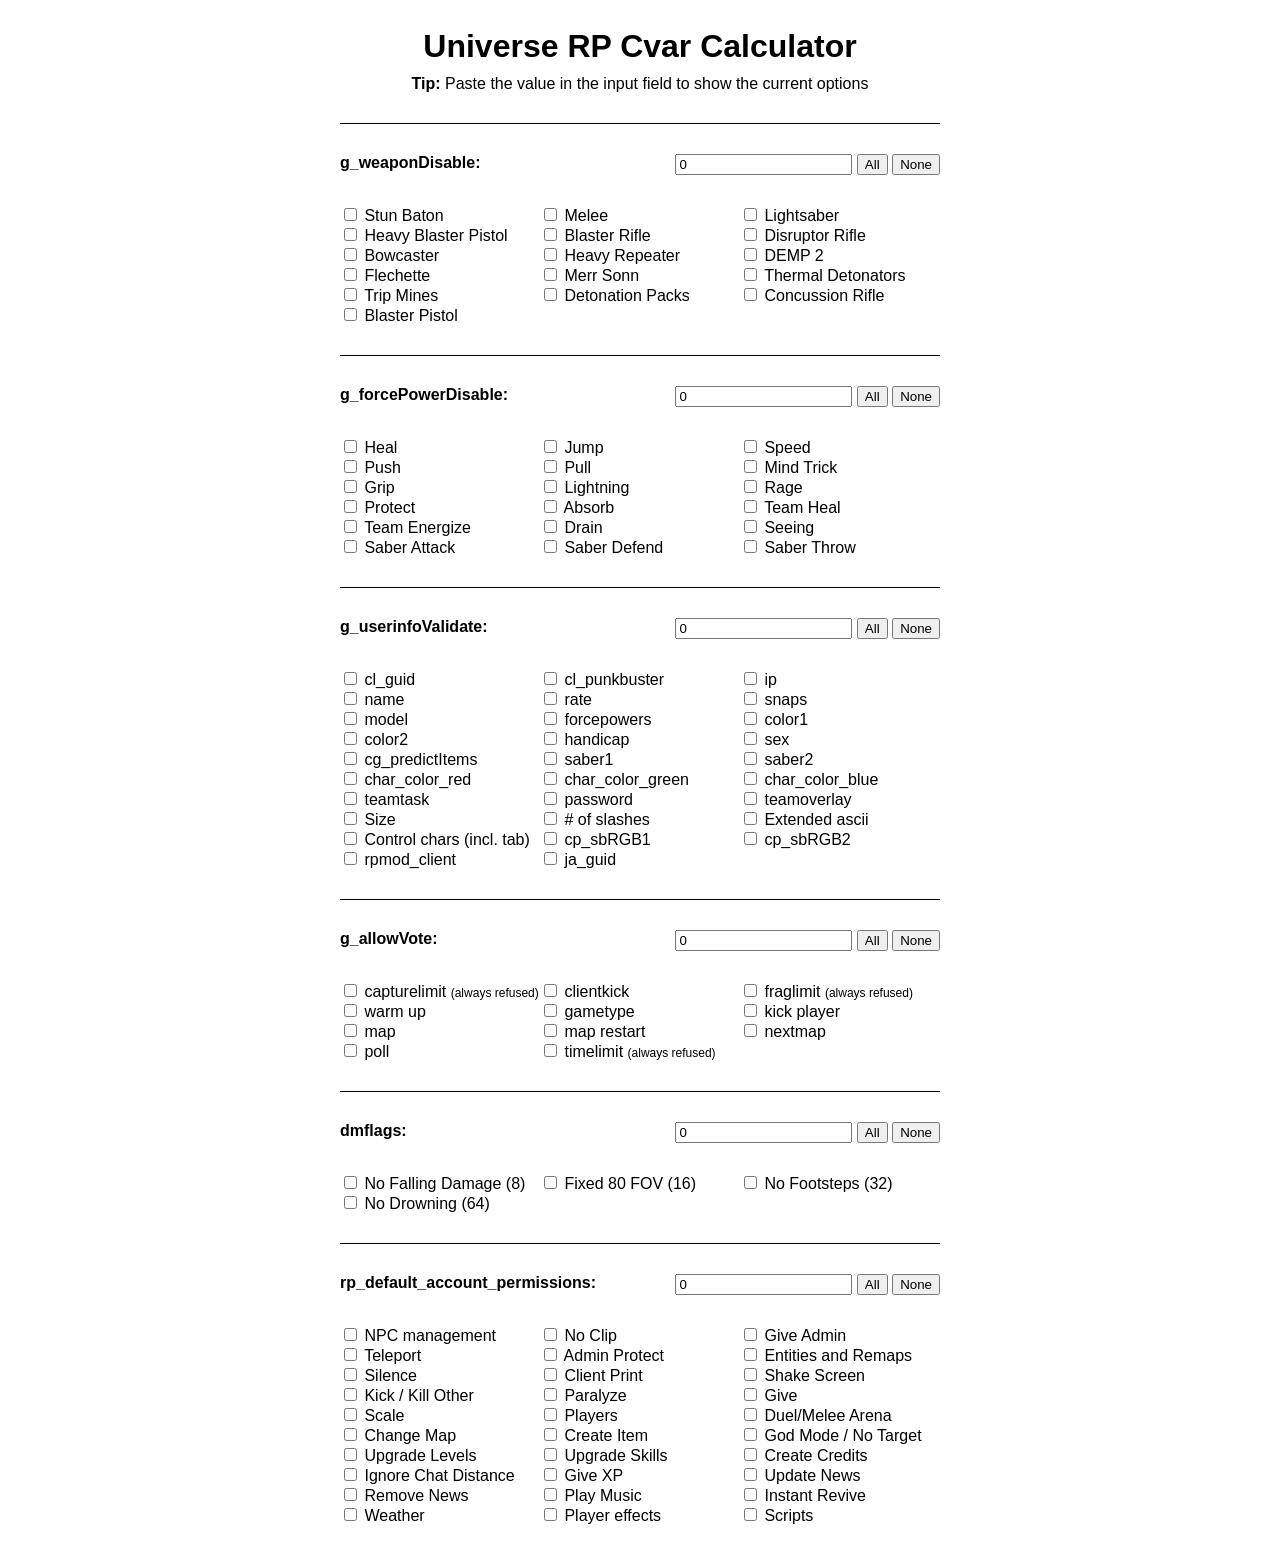
<file: assets/server/universe_rp_calculator.html>
<!DOCTYPE html>
<html lang="en-US">
<head>
	<title>Universe RP Cvar Calculator</title>
	<meta charset="utf-8">
	<style type="text/css">
	body {
		font-family: sans-serif;
	}
	.container {
		display: table;
		margin: 0 auto;
		width: 600px;
		padding: 20px 0px;
	}
	h1 {
		float: left;
		width: 100%;
		text-align: center;
		margin: 0px;
	}
	h4 {
		float: left;
		width: 100%;
		text-align: center;
		font-weight: normal;
		margin: 10px 0px 0px 0px;
	}
	.title {
		float: left;
		width: 100%;
		text-align: left;
		margin: 30px 0px;
		border-top: 1px solid black;
		padding-top: 30px;
	}
	.bitboxes {
		float: left;
		width: 100%;
	}
	.bitbox {
		min-width: 200px;
		float: left;
		cursor: pointer;
	}
	.bitbox:hover {
		color: red;
	}
	.checked {
		color: blue;
	}
	.bitbox small {
		font-size: 0.75em;
	}
	.cvar {
		float: left;
		font-weight: bold;
	}
	.cvar small {
		font-weight: normal;
	}
	.cvar_edit {
		float: right;
	}
	.hidden {
		display: none;
	}
	</style>
</head>
<body>
	<div class="container">
	
	<!-- Title -->
  
    <h1>Universe RP Cvar Calculator</h1>
	<h4><b>Tip:</b> Paste the value in the input field to show the current options</h4>
	
	<!-- Section -->

	<div class="title">
      <span class="cvar">g_weaponDisable:</span>
	  <span class="cvar_edit">
		  <input id="weaponDisable" class="value" value="0" type="number">
		  <input name="weaponDisable" class="select-all" value="All" type="button">
		  <input name="weaponDisable" class="select-none" value="None" type="button">
	  </span>
	</div>
	
	<div class="bitboxes">
		<label class="bitbox hidden"><input class="box" name="weaponDisable" num="0" type="checkbox"> None</label>
		<label class="bitbox"><input class="box" name="weaponDisable" num="1" type="checkbox"> Stun Baton</label>
		<label class="bitbox"><input class="box" name="weaponDisable" num="2" type="checkbox"> Melee</label>
		<label class="bitbox"><input class="box" name="weaponDisable" num="3" type="checkbox"> Lightsaber</label>
		<label class="bitbox"><input class="box" name="weaponDisable" num="4" type="checkbox"> Heavy Blaster Pistol</label>
		<label class="bitbox"><input class="box" name="weaponDisable" num="5" type="checkbox"> Blaster Rifle</label>
		<label class="bitbox"><input class="box" name="weaponDisable" num="6" type="checkbox"> Disruptor Rifle</label>
		<label class="bitbox"><input class="box" name="weaponDisable" num="7" type="checkbox"> Bowcaster</label>
		<label class="bitbox"><input class="box" name="weaponDisable" num="8" type="checkbox"> Heavy Repeater</label>
		<label class="bitbox"><input class="box" name="weaponDisable" num="9" type="checkbox"> DEMP 2</label>
		<label class="bitbox"><input class="box" name="weaponDisable" num="10" type="checkbox"> Flechette</label>
		<label class="bitbox"><input class="box" name="weaponDisable" num="11" type="checkbox"> Merr Sonn</label>
		<label class="bitbox"><input class="box" name="weaponDisable" num="12" type="checkbox"> Thermal Detonators</label>
		<label class="bitbox"><input class="box" name="weaponDisable" num="13" type="checkbox"> Trip Mines</label>
		<label class="bitbox"><input class="box" name="weaponDisable" num="14" type="checkbox"> Detonation Packs</label>
		<label class="bitbox"><input class="box" name="weaponDisable" num="15" type="checkbox"> Concussion Rifle</label>
		<label class="bitbox"><input class="box" name="weaponDisable" num="16" type="checkbox"> Blaster Pistol</label>
		<label class="bitbox hidden"><input class="box" name="weaponDisable" num="17" type="checkbox"> Emplaced Gun</label>
		<label class="bitbox hidden"><input class="box" name="weaponDisable" num="18" type="checkbox"> Turret Gun</label>
	</div>
	
	<!-- Section -->
	
	<div class="title">
      <span class="cvar">g_forcePowerDisable:</span>
	  <span class="cvar_edit">
		  <input id="forceDisable" class="value" value="0" type="number">
		  <input name="forceDisable" class="select-all" value="All" type="button">
		  <input name="forceDisable" class="select-none" value="None" type="button">
	  </span>
	</div>

	<div class="bitboxes">
		<label class="bitbox"><input class="box" name="forceDisable" num="0" type="checkbox"> Heal</label>
		<label class="bitbox"><input class="box" name="forceDisable" num="1" type="checkbox"> Jump</label>
		<label class="bitbox"><input class="box" name="forceDisable" num="2" type="checkbox"> Speed</label>
		<label class="bitbox"><input class="box" name="forceDisable" num="3" type="checkbox"> Push</label>
		<label class="bitbox"><input class="box" name="forceDisable" num="4" type="checkbox"> Pull</label>
		<label class="bitbox"><input class="box" name="forceDisable" num="5" type="checkbox"> Mind Trick</label>
		<label class="bitbox"><input class="box" name="forceDisable" num="6" type="checkbox"> Grip</label>
		<label class="bitbox"><input class="box" name="forceDisable" num="7" type="checkbox"> Lightning</label>
		<label class="bitbox"><input class="box" name="forceDisable" num="8" type="checkbox"> Rage</label>
		<label class="bitbox"><input class="box" name="forceDisable" num="9" type="checkbox"> Protect</label>
		<label class="bitbox"><input class="box" name="forceDisable" num="10" type="checkbox"> Absorb</label>
		<label class="bitbox"><input class="box" name="forceDisable" num="11" type="checkbox"> Team Heal</label>
		<label class="bitbox"><input class="box" name="forceDisable" num="12" type="checkbox"> Team Energize</label>
		<label class="bitbox"><input class="box" name="forceDisable" num="13" type="checkbox"> Drain</label>
		<label class="bitbox"><input class="box" name="forceDisable" num="14" type="checkbox"> Seeing</label>
		<label class="bitbox"><input class="box" name="forceDisable" num="15" type="checkbox"> Saber Attack</label>
		<label class="bitbox"><input class="box" name="forceDisable" num="16" type="checkbox"> Saber Defend</label>
		<label class="bitbox"><input class="box" name="forceDisable" num="17" type="checkbox"> Saber Throw</label>
	</div>
	
	<!-- Section -->
	
	<div class="title">
      <span class="cvar">g_userinfoValidate:</span>
	  <span class="cvar_edit">
		  <input id="userinfoValidate" class="value" value="0" type="number">
		  <input name="userinfoValidate" class="select-all" value="All" type="button">
		  <input name="userinfoValidate" class="select-none" value="None" type="button">
	  </span>
	</div>
	
	<!-- Section -->

    <div class="bitboxes">
		<label class="bitbox"><input class="box" name="userinfoValidate" num="0" type="checkbox"> cl_guid</label>
		<label class="bitbox"><input class="box" name="userinfoValidate" num="1" type="checkbox"> cl_punkbuster</label>
		<label class="bitbox"><input class="box" name="userinfoValidate" num="2" type="checkbox"> ip</label>
		<label class="bitbox"><input class="box" name="userinfoValidate" num="3" type="checkbox"> name</label>
		<label class="bitbox"><input class="box" name="userinfoValidate" num="4" type="checkbox"> rate</label>
		<label class="bitbox"><input class="box" name="userinfoValidate" num="5" type="checkbox"> snaps</label>
		<label class="bitbox"><input class="box" name="userinfoValidate" num="6" type="checkbox"> model</label>
		<label class="bitbox"><input class="box" name="userinfoValidate" num="7" type="checkbox"> forcepowers</label>
		<label class="bitbox"><input class="box" name="userinfoValidate" num="8" type="checkbox"> color1</label>
		<label class="bitbox"><input class="box" name="userinfoValidate" num="9" type="checkbox"> color2</label>
		<label class="bitbox"><input class="box" name="userinfoValidate" num="10" type="checkbox"> handicap</label>
		<label class="bitbox"><input class="box" name="userinfoValidate" num="11" type="checkbox"> sex</label>
		<label class="bitbox"><input class="box" name="userinfoValidate" num="12" type="checkbox"> cg_predictItems</label>
		<label class="bitbox"><input class="box" name="userinfoValidate" num="13" type="checkbox"> saber1</label>
		<label class="bitbox"><input class="box" name="userinfoValidate" num="14" type="checkbox"> saber2</label>
		<label class="bitbox"><input class="box" name="userinfoValidate" num="15" type="checkbox"> char_color_red</label>
		<label class="bitbox"><input class="box" name="userinfoValidate" num="16" type="checkbox"> char_color_green</label>
		<label class="bitbox"><input class="box" name="userinfoValidate" num="17" type="checkbox"> char_color_blue</label>
		<label class="bitbox"><input class="box" name="userinfoValidate" num="18" type="checkbox"> teamtask</label>
		<label class="bitbox"><input class="box" name="userinfoValidate" num="19" type="checkbox"> password</label>
		<label class="bitbox"><input class="box" name="userinfoValidate" num="20" type="checkbox"> teamoverlay</label>
		<label class="bitbox"><input class="box" name="userinfoValidate" num="21" type="checkbox"> Size</label>
		<label class="bitbox"><input class="box" name="userinfoValidate" num="22" type="checkbox"> # of slashes</label>
		<label class="bitbox"><input class="box" name="userinfoValidate" num="23" type="checkbox"> Extended ascii</label>
		<label class="bitbox"><input class="box" name="userinfoValidate" num="24" type="checkbox"> Control chars (incl. tab)</label>
		<label class="bitbox"><input class="box" name="userinfoValidate" num="25" type="checkbox"> cp_sbRGB1</label>
		<label class="bitbox"><input class="box" name="userinfoValidate" num="26" type="checkbox"> cp_sbRGB2</label>
		<label class="bitbox"><input class="box" name="userinfoValidate" num="27" type="checkbox"> rpmod_client</label>
		<label class="bitbox"><input class="box" name="userinfoValidate" num="28" type="checkbox"> ja_guid</label>
    </div>
	
	<!-- Section -->
	
	<div class="title">
      <span class="cvar">g_allowVote:</span>
	  <span class="cvar_edit">
		  <input id="allowVote" class="value" value="0" type="number">
		  <input name="allowVote" class="select-all" value="All" type="button">
		  <input name="allowVote" class="select-none" value="None" type="button">
	  </span>
	</div>

    <div class="bitboxes">
		<label class="bitbox"><input class="box" name="allowVote" num="0" type="checkbox"> capturelimit <small>(always refused)</small></label>
		<label class="bitbox"><input class="box" name="allowVote" num="1" type="checkbox"> clientkick</label>
		<label class="bitbox"><input class="box" name="allowVote" num="2" type="checkbox"> fraglimit <small>(always refused)</small></label>
		<label class="bitbox"><input class="box" name="allowVote" num="3" type="checkbox"> warm up</label>
		<label class="bitbox"><input class="box" name="allowVote" num="4" type="checkbox"> gametype</label>
		<label class="bitbox"><input class="box" name="allowVote" num="5" type="checkbox"> kick player</label>
		<label class="bitbox"><input class="box" name="allowVote" num="6" type="checkbox"> map</label>
		<label class="bitbox"><input class="box" name="allowVote" num="7" type="checkbox"> map restart</label>
		<label class="bitbox"><input class="box" name="allowVote" num="8" type="checkbox"> nextmap</label>
		<label class="bitbox"><input class="box" name="allowVote" num="9" type="checkbox"> poll</label>
		<label class="bitbox"><input class="box" name="allowVote" num="10" type="checkbox"> timelimit <small>(always refused)</small></label>
    </div>
	
	<!-- Section -->
	
	<div class="title">
      <span class="cvar">dmflags:</span>
	  <span class="cvar_edit">
		  <input id="dmFlags" class="value" value="0" type="number">
		  <input name="dmFlags" class="select-all" value="All" type="button">
		  <input name="dmFlags" class="select-none" value="None" type="button">
	  </span>
	</div>

    <div class="bitboxes">
		<label class="bitbox"><input class="box" name="dmFlags" num="3" type="checkbox"> No Falling Damage (8)</label>
		<label class="bitbox"><input class="box" name="dmFlags" num="4" type="checkbox"> Fixed 80 FOV (16)</label>
		<label class="bitbox"><input class="box" name="dmFlags" num="5" type="checkbox"> No Footsteps (32)</label>
		<label class="bitbox"><input class="box" name="dmFlags" num="6" type="checkbox"> No Drowning (64)</label>
    </div>

	<!-- Section -->
	
	<div class="title">
		<span class="cvar">rp_default_account_permissions:</span>
		<span class="cvar_edit">
			<input id="default_account_permissions" class="value" value="0" type="number">
			<input name="default_account_permissions" class="select-all" value="All" type="button">
			<input name="default_account_permissions" class="select-none" value="None" type="button">
		</span>
	  </div>
  
	  <div class="bitboxes">
		  <label class="bitbox"><input class="box" name="default_account_permissions" num="0" type="checkbox"> NPC management</label>
		  <label class="bitbox"><input class="box" name="default_account_permissions" num="1" type="checkbox"> No Clip</label>
		  <label class="bitbox"><input class="box" name="default_account_permissions" num="2" type="checkbox"> Give Admin</label>
		  <label class="bitbox"><input class="box" name="default_account_permissions" num="3" type="checkbox"> Teleport</label>
		  <label class="bitbox"><input class="box" name="default_account_permissions" num="4" type="checkbox"> Admin Protect</label>
		  <label class="bitbox"><input class="box" name="default_account_permissions" num="5" type="checkbox"> Entities and Remaps</label>
		  <label class="bitbox"><input class="box" name="default_account_permissions" num="6" type="checkbox"> Silence</label>
		  <label class="bitbox"><input class="box" name="default_account_permissions" num="7" type="checkbox"> Client Print</label>
		  <label class="bitbox"><input class="box" name="default_account_permissions" num="8" type="checkbox"> Shake Screen</label>
		  <label class="bitbox"><input class="box" name="default_account_permissions" num="9" type="checkbox"> Kick / Kill Other</label>
		  <label class="bitbox"><input class="box" name="default_account_permissions" num="10" type="checkbox"> Paralyze</label>
		  <label class="bitbox"><input class="box" name="default_account_permissions" num="11" type="checkbox"> Give</label>
		  <label class="bitbox"><input class="box" name="default_account_permissions" num="12" type="checkbox"> Scale</label>
		  <label class="bitbox"><input class="box" name="default_account_permissions" num="13" type="checkbox"> Players</label>
		  <label class="bitbox"><input class="box" name="default_account_permissions" num="14" type="checkbox"> Duel/Melee Arena</label>
		  <label class="bitbox"><input class="box" name="default_account_permissions" num="15" type="checkbox"> Change Map</label>
		  <label class="bitbox"><input class="box" name="default_account_permissions" num="16" type="checkbox"> Create Item</label>
		  <label class="bitbox"><input class="box" name="default_account_permissions" num="17" type="checkbox"> God Mode / No Target</label>
		  <label class="bitbox"><input class="box" name="default_account_permissions" num="18" type="checkbox"> Upgrade Levels</label>
		  <label class="bitbox"><input class="box" name="default_account_permissions" num="19" type="checkbox"> Upgrade Skills</label>
		  <label class="bitbox"><input class="box" name="default_account_permissions" num="20" type="checkbox"> Create Credits</label>
		  <label class="bitbox"><input class="box" name="default_account_permissions" num="21" type="checkbox"> Ignore Chat Distance</label>
		  <label class="bitbox"><input class="box" name="default_account_permissions" num="22" type="checkbox"> Give XP</label>
		  <label class="bitbox"><input class="box" name="default_account_permissions" num="23" type="checkbox"> Update News</label>
		  <label class="bitbox"><input class="box" name="default_account_permissions" num="24" type="checkbox"> Remove News</label>
		  <label class="bitbox"><input class="box" name="default_account_permissions" num="25" type="checkbox"> Play Music</label>
		  <label class="bitbox"><input class="box" name="default_account_permissions" num="26" type="checkbox"> Instant Revive</label>
		  <label class="bitbox"><input class="box" name="default_account_permissions" num="27" type="checkbox"> Weather</label>
		  <label class="bitbox"><input class="box" name="default_account_permissions" num="28" type="checkbox"> Player effects</label>
		  <label class="bitbox"><input class="box" name="default_account_permissions" num="29" type="checkbox"> Scripts</label>
	  </div>
	
	<!-- End -->
	
    <script type="text/javascript">
	// The bit checkboxes of one section. getElementsByName() also returns that section's
	// All/None buttons (they share the name), so keep only the class="box" inputs.
	function getBoxes(name) {
		var elements = document.getElementsByName(name);
		var boxes = [];
		var i;
		for (i = 0; i < elements.length; i++) {
			if (elements[i].classList.contains("box")) {
				boxes.push(elements[i]);
			}
		}
		return boxes;
	}
	function updateValue(field) {
		var value = Number(field.value);
		var boxes = getBoxes(field.id);
		var i;
		field.checkValidity();
		for (i = 0; i < boxes.length; i++) {
			var num = boxes[i].getAttribute("num");
			if (value & (1 << num)) {
				boxes[i].checked = true;
				boxes[i].parentNode.classList.add("checked")
			} else {
				boxes[i].checked = false;
				boxes[i].parentNode.classList.remove("checked")
			}
		}
	}
	function updateCheckbox(box) {
		var field = document.getElementById(box.name);
		var boxes = getBoxes(box.name);
		var value = 0;
		var i;
		for (i = 0; i < boxes.length; i++) {
			var num = boxes[i].getAttribute("num");
			if (boxes[i].checked) {
				value |= (1 << num);
				boxes[i].parentNode.classList.add("checked")
			} else {
				boxes[i].parentNode.classList.remove("checked")
			}
		}
		field.value = value;
	}
	// "All" = every bit listed in the section (not -1, which would also set bits the game doesn't use)
	function allBitsValue(name) {
		var boxes = getBoxes(name);
		var value = 0;
		var i;
		for (i = 0; i < boxes.length; i++) {
			value |= (1 << boxes[i].getAttribute("num"));
		}
		return value;
	}
	function setOwnerValue(button, value) {
		var field = document.getElementById(button.name);
		field.value = value;
		field.onchange();
	}
	window.onload = function () {
		var elements;
		var i;
		elements = document.getElementsByClassName("box");
		for (i = 0; i < elements.length; i++) {
			elements[i].onchange = function () {
				updateCheckbox(this);
			};
		}
		elements = document.getElementsByClassName("value");
		for (i = 0; i < elements.length; i++) {
			updateValue(elements[i]);
			elements[i].onchange = elements[i].oninput = function () {
				updateValue(this);
			};
		}
		elements = document.getElementsByClassName("select-all");
		for (i = 0; i < elements.length; i++) {
			elements[i].onclick = function () {
				setOwnerValue(this, allBitsValue(this.name));
			};
		}
		elements = document.getElementsByClassName("select-none");
		for (i = 0; i < elements.length; i++) {
			elements[i].onclick = function () {
				setOwnerValue(this, 0);
			};
		}
	}
    </script>
</body>
</html>
</file>
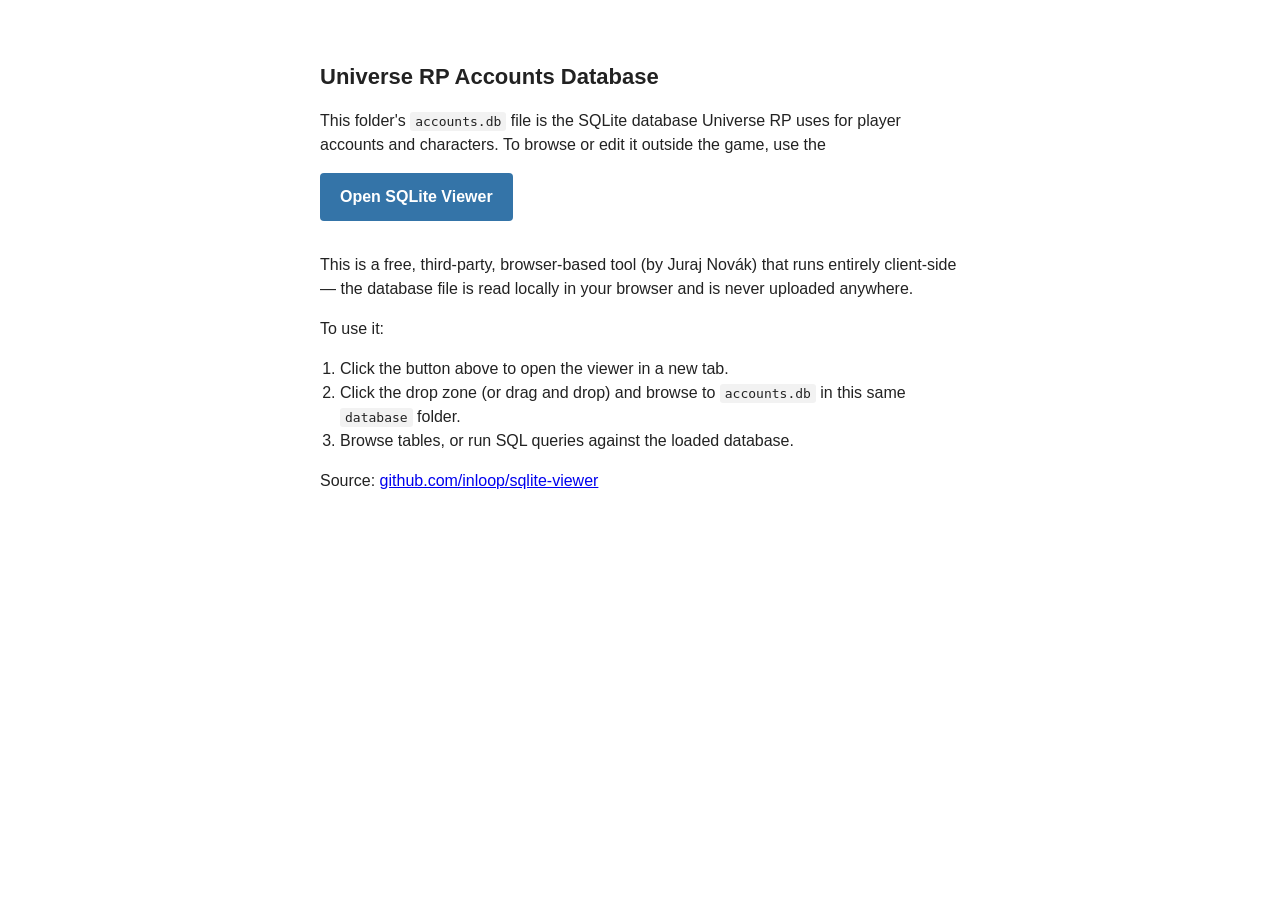
<file: assets/server/database/accounts.html>
<!DOCTYPE html>
<html lang="en">
<head>
	<meta charset="utf-8">
	<meta name="viewport" content="width=device-width, initial-scale=1.0">
	<title>Universe RP Accounts Database</title>
	<style>
		body {
			font-family: Arial, Helvetica, sans-serif;
			max-width: 640px;
			margin: 60px auto;
			padding: 0 20px;
			color: #222;
			line-height: 1.5;
		}
		h1 {
			font-size: 22px;
		}
		.button {
			display: inline-block;
			margin: 16px 0;
			padding: 12px 20px;
			background: #3474A8;
			color: #fff;
			text-decoration: none;
			border-radius: 4px;
			font-weight: bold;
		}
		.button:hover {
			background: #285a86;
		}
		code {
			background: #f2f2f2;
			padding: 2px 5px;
			border-radius: 3px;
		}
		ol {
			padding-left: 20px;
		}
	</style>
</head>
<body>
	<h1>Universe RP Accounts Database</h1>
	<p>
		This folder's <code>accounts.db</code> file is the SQLite database Universe RP uses for
		player accounts and characters. To browse or edit it outside the game, use the
		<a href="https://inloop.github.io/sqlite-viewer/" class="button">Open SQLite Viewer</a>
	</p>
	<p>This is a free, third-party, browser-based tool (by Juraj Novák) that runs entirely
		client-side &mdash; the database file is read locally in your browser and is never
		uploaded anywhere.</p>
	<p>To use it:</p>
	<ol>
		<li>Click the button above to open the viewer in a new tab.</li>
		<li>Click the drop zone (or drag and drop) and browse to <code>accounts.db</code> in this
			same <code>database</code> folder.</li>
		<li>Browse tables, or run SQL queries against the loaded database.</li>
	</ol>
	<p>Source: <a href="https://github.com/inloop/sqlite-viewer">github.com/inloop/sqlite-viewer</a></p>
</body>
</html>
</file>
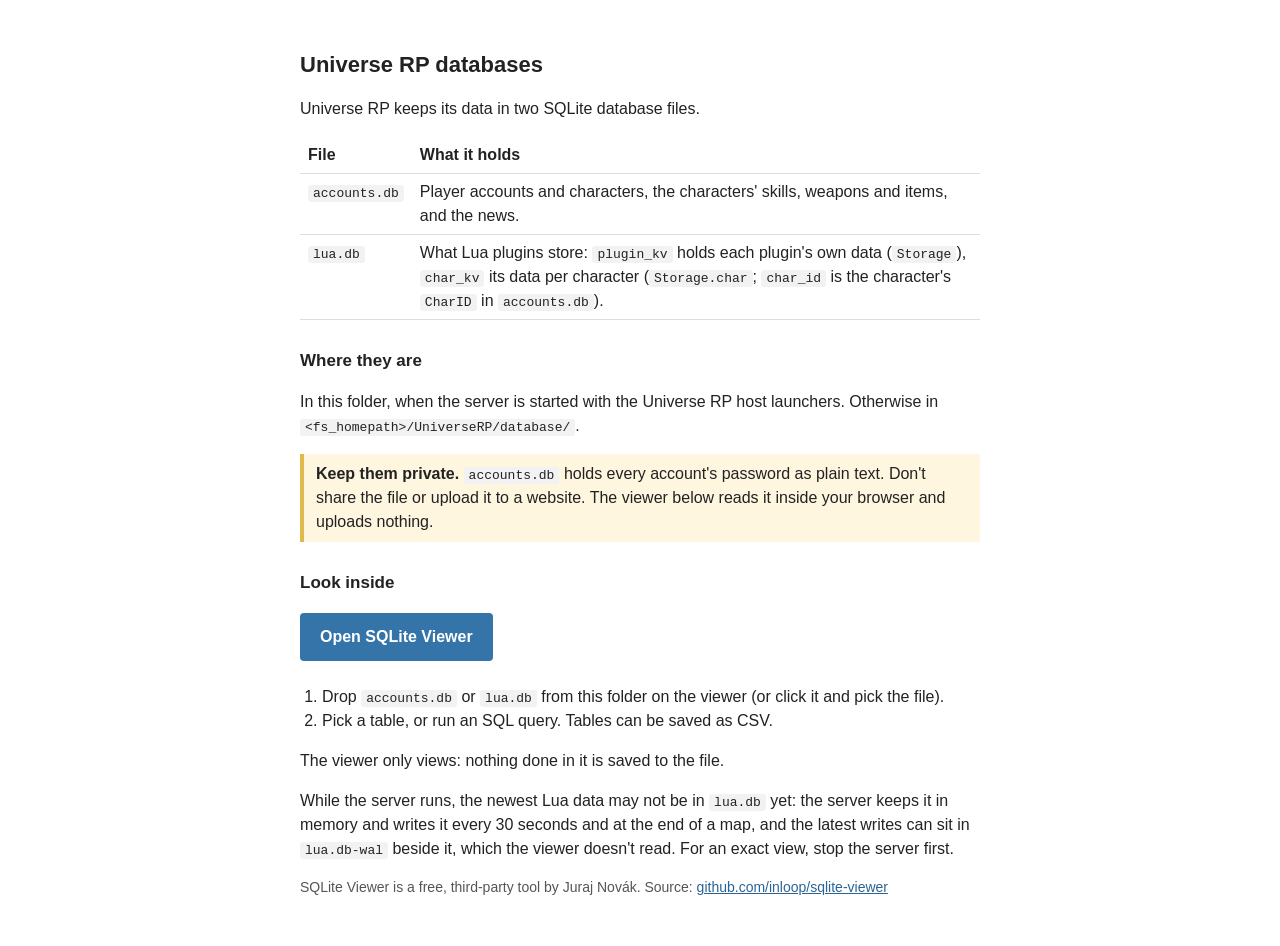
<file: assets/server/database/database_browser.html>
<!DOCTYPE html>
<html lang="en">
<head>
	<meta charset="utf-8">
	<meta name="viewport" content="width=device-width, initial-scale=1.0">
	<title>Universe RP databases</title>
	<style>
		:root {
			color-scheme: light dark;
			--text: #222;
			--muted: #555;
			--bg: #fff;
			--code: #f2f2f2;
			--line: #ddd;
			--note: #fff6e0;
			--note-line: #e0b84c;
			--link: #2a6496;
			--button: #3474a8;
			--button-hover: #285a86;
		}
		@media (prefers-color-scheme: dark) {
			:root {
				--text: #e6e6e6;
				--muted: #aaa;
				--bg: #1b1d20;
				--code: #2b2e33;
				--line: #3a3d42;
				--note: #332b17;
				--note-line: #a8862f;
				--link: #7ab4e6;
				--button: #3a82bd;
				--button-hover: #4a92cd;
			}
		}
		body {
			font-family: Arial, Helvetica, sans-serif;
			max-width: 680px;
			margin: 48px auto;
			padding: 0 16px;
			color: var(--text);
			background: var(--bg);
			line-height: 1.5;
		}
		h1 {
			font-size: 22px;
			margin-bottom: 8px;
		}
		h2 {
			font-size: 17px;
			margin-top: 28px;
		}
		a {
			color: var(--link);
		}
		code {
			background: var(--code);
			padding: 1px 5px;
			border-radius: 3px;
			overflow-wrap: anywhere;
		}
		table {
			border-collapse: collapse;
			width: 100%;
		}
		th, td {
			text-align: left;
			vertical-align: top;
			padding: 6px 8px;
			border-bottom: 1px solid var(--line);
		}
		td.file, td.file code {
			white-space: nowrap;
			overflow-wrap: normal;
		}
		.note {
			background: var(--note);
			border-left: 4px solid var(--note-line);
			padding: 8px 12px;
		}
		.button {
			display: inline-block;
			margin: 4px 0 8px;
			padding: 12px 20px;
			background: var(--button);
			color: #fff;
			text-decoration: none;
			border-radius: 4px;
			font-weight: bold;
		}
		.button:hover {
			background: var(--button-hover);
		}
		ol {
			padding-left: 22px;
		}
		.small {
			color: var(--muted);
			font-size: 14px;
		}
	</style>
</head>
<body>
	<h1>Universe RP databases</h1>
	<p>Universe RP keeps its data in two SQLite database files.</p>
	<table>
		<tr><th>File</th><th>What it holds</th></tr>
		<tr><td class="file"><code>accounts.db</code></td><td>Player accounts and characters, the characters' skills, weapons and items, and the news.</td></tr>
		<tr><td class="file"><code>lua.db</code></td><td>What Lua plugins store: <code>plugin_kv</code> holds each plugin's own data (<code>Storage</code>), <code>char_kv</code> its data per character (<code>Storage.char</code>; <code>char_id</code> is the character's <code>CharID</code> in <code>accounts.db</code>).</td></tr>
	</table>

	<h2>Where they are</h2>
	<p>In this folder, when the server is started with the Universe RP host launchers. Otherwise in
		<code>&lt;fs_homepath&gt;/UniverseRP/database/</code>.</p>

	<p class="note"><strong>Keep them private.</strong> <code>accounts.db</code> holds every account's password as
		plain text. Don't share the file or upload it to a website. The viewer below reads it inside your browser
		and uploads nothing.</p>

	<h2>Look inside</h2>
	<a href="https://inloop.github.io/sqlite-viewer/" class="button" target="_blank" rel="noopener noreferrer">Open SQLite Viewer</a>
	<ol>
		<li>Drop <code>accounts.db</code> or <code>lua.db</code> from this folder on the viewer (or click it and pick the file).</li>
		<li>Pick a table, or run an SQL query. Tables can be saved as CSV.</li>
	</ol>
	<p>The viewer only views: nothing done in it is saved to the file.</p>
	<p>While the server runs, the newest Lua data may not be in <code>lua.db</code> yet: the server keeps it in
		memory and writes it every 30 seconds and at the end of a map, and the latest writes can sit in
		<code>lua.db-wal</code> beside it, which the viewer doesn't read. For an exact view, stop the server first.</p>

	<p class="small">SQLite Viewer is a free, third-party tool by Juraj Novák. Source:
		<a href="https://github.com/inloop/sqlite-viewer" target="_blank" rel="noopener noreferrer">github.com/inloop/sqlite-viewer</a></p>
</body>
</html>
</file>
<file: assets/css/site.css>
/* Universe RP site: one stylesheet for every page.
   Dark space theme taken from the mod's art: deep black and navy, galaxy blue and pale cyan glows.
   Fonts are self-hosted (SIL OFL, licences in assets/fonts/). */

@font-face {
	font-family: "Orbitron";
	src: url("../fonts/orbitron.woff2") format("woff2-variations"), url("../fonts/orbitron.woff2") format("woff2");
	font-weight: 400 900;
	font-style: normal;
	font-display: swap;
}
@font-face {
	font-family: "Exo 2";
	src: url("../fonts/exo2.woff2") format("woff2-variations"), url("../fonts/exo2.woff2") format("woff2");
	font-weight: 100 900;
	font-style: normal;
	font-display: swap;
}
@font-face {
	font-family: "Exo 2";
	src: url("../fonts/exo2-italic.woff2") format("woff2-variations"), url("../fonts/exo2-italic.woff2") format("woff2");
	font-weight: 100 900;
	font-style: italic;
	font-display: swap;
}

:root {
	--space: #04060c;
	--navy: #0a1224;
	--navy-2: #101b33;
	--blue: #6fa8ff;
	--cyan: #bfe3ff;
	--text: #e9eef8;
	--muted: #9aa8c0;
	--line: rgba(150, 190, 255, 0.18);
	--line-strong: rgba(150, 200, 255, 0.45);
	--glass: rgba(10, 18, 36, 0.55);
	--glass-strong: rgba(6, 11, 24, 0.82);
	--glow: 0 0 18px rgba(111, 168, 255, 0.45);
	--radius: 14px;
	--gutter: clamp(16px, 4vw, 40px);
	--max: 1180px;
	--font-display: "Orbitron", "Exo 2", system-ui, sans-serif;
	--font-body: "Exo 2", system-ui, -apple-system, "Segoe UI", sans-serif;
	--font-mono: ui-monospace, "Cascadia Code", Consolas, "Liberation Mono", monospace;
	color-scheme: dark;
}

*, *::before, *::after { box-sizing: border-box; }

html {
	scroll-behavior: smooth;
	scroll-padding-top: 80px;
	-webkit-text-size-adjust: 100%;
}

body {
	margin: 0;
	min-height: 100vh;
	background:
		radial-gradient(1200px 700px at 78% -10%, rgba(64, 88, 170, 0.20), transparent 60%),
		radial-gradient(900px 600px at 8% 35%, rgba(80, 60, 150, 0.12), transparent 60%),
		radial-gradient(1000px 800px at 60% 110%, rgba(30, 80, 140, 0.16), transparent 60%),
		var(--space);
	background-attachment: fixed;
	color: var(--text);
	font-family: var(--font-body);
	font-size: 17px;
	font-weight: 400;
	line-height: 1.65;
	overflow-x: hidden;
}

/* The star field canvas (assets/js/starfield.js) sits behind everything. */
#starfield {
	position: fixed;
	inset: 0;
	width: 100%;
	height: 100%;
	z-index: -1;
	pointer-events: none;
}

img { max-width: 100%; height: auto; display: block; }

a { color: var(--cyan); text-decoration-color: rgba(191, 227, 255, 0.35); text-underline-offset: 3px; }
a:hover { color: #fff; text-decoration-color: currentColor; }

:focus-visible {
	outline: 2px solid var(--cyan);
	outline-offset: 3px;
	border-radius: 4px;
}

.skip-link {
	position: absolute;
	left: 12px;
	top: -60px;
	z-index: 100;
	padding: 8px 14px;
	background: var(--navy-2);
	border: 1px solid var(--line-strong);
	border-radius: 8px;
	color: #fff;
}
.skip-link:focus { top: 12px; }

h1, h2, h3, h4 {
	font-family: var(--font-display);
	font-weight: 700;
	line-height: 1.2;
	letter-spacing: 0.04em;
	color: #fff;
	margin: 0 0 0.6em;
}
h2 { font-size: clamp(1.5rem, 1.1rem + 1.6vw, 2.3rem); text-transform: uppercase; letter-spacing: 0.08em; }
h3 { font-size: 1.15rem; letter-spacing: 0.05em; }
p { margin: 0 0 1em; }

code, kbd {
	font-family: var(--font-mono);
	font-size: 0.9em;
	background: rgba(150, 190, 255, 0.10);
	border: 1px solid var(--line);
	border-radius: 6px;
	padding: 0.05em 0.4em;
	color: var(--cyan);
}

.wrap {
	width: 100%;
	max-width: calc(var(--max) + 2 * var(--gutter));
	margin: 0 auto;
	padding: 0 var(--gutter);
}

.eyebrow {
	font-family: var(--font-display);
	font-size: 0.78rem;
	font-weight: 600;
	letter-spacing: 0.28em;
	text-transform: uppercase;
	color: var(--blue);
	margin: 0 0 0.9em;
}

.lede { font-size: 1.15rem; color: #cfd8e8; font-weight: 300; max-width: 60ch; }

/* ---------- Header ---------- */

.site-header {
	position: fixed;
	top: 0;
	left: 0;
	right: 0;
	z-index: 50;
	transition: background 0.3s ease, border-color 0.3s ease, backdrop-filter 0.3s ease;
	border-bottom: 1px solid transparent;
}
.site-header.scrolled,
.site-header.menu-open {
	background: var(--glass-strong);
	-webkit-backdrop-filter: blur(14px) saturate(1.2);
	backdrop-filter: blur(14px) saturate(1.2);
	border-bottom-color: var(--line);
}
.header-inner {
	display: flex;
	align-items: center;
	justify-content: space-between;
	gap: 16px;
	height: 68px;
}
.brand {
	display: inline-flex;
	align-items: center;
	gap: 10px;
	font-family: var(--font-display);
	font-weight: 800;
	font-size: 1.05rem;
	letter-spacing: 0.18em;
	color: #fff;
	text-decoration: none;
	white-space: nowrap;
	text-shadow: 0 0 10px rgba(191, 227, 255, 0.45);
}
.brand img { width: 26px; height: 26px; border-radius: 50%; box-shadow: 0 0 12px rgba(111, 168, 255, 0.55); }
.brand:hover { color: #fff; }

.nav { display: flex; align-items: center; gap: 4px; }
.nav a {
	position: relative;
	font-family: var(--font-display);
	font-size: 0.74rem;
	font-weight: 600;
	letter-spacing: 0.16em;
	text-transform: uppercase;
	color: #c9d4e6;
	text-decoration: none;
	padding: 10px 12px;
	border-radius: 8px;
}
.nav a:hover, .nav a[aria-current="page"] { color: #fff; text-shadow: 0 0 10px rgba(191, 227, 255, 0.6); }
.nav a[aria-current="page"]::after {
	content: "";
	position: absolute;
	left: 12px;
	right: 12px;
	bottom: 4px;
	height: 1px;
	background: var(--cyan);
	box-shadow: var(--glow);
}
/* a narrow desktop or tablet, just above the menu button's width: the seven links a little closer together */
@media (min-width: 861px) and (max-width: 1000px) {
	.nav a { padding-left: 8px; padding-right: 8px; letter-spacing: 0.14em; }
	.nav a[aria-current="page"]::after { left: 8px; right: 8px; }
}
.nav .nav-icon { display: inline-flex; padding: 8px; }
.nav .nav-icon svg { width: 20px; height: 20px; fill: currentColor; }
.nav .nav-icon .label { display: none; }
.nav .ext::after { content: " ↗"; font-family: var(--font-body); letter-spacing: 0; }

.menu-toggle {
	display: none;
	width: 44px;
	height: 44px;
	align-items: center;
	justify-content: center;
	background: transparent;
	border: 1px solid var(--line);
	border-radius: 10px;
	color: #fff;
	cursor: pointer;
}
.menu-toggle svg { width: 22px; height: 22px; stroke: currentColor; }

@media (max-width: 860px) {
	.menu-toggle { display: inline-flex; }
	.nav {
		display: none;
		position: absolute;
		top: 68px;
		left: 0;
		right: 0;
		flex-direction: column;
		align-items: stretch;
		gap: 0;
		padding: 8px var(--gutter) 18px;
		background: var(--glass-strong);
		-webkit-backdrop-filter: blur(14px);
		backdrop-filter: blur(14px);
		border-bottom: 1px solid var(--line);
	}
	.site-header.menu-open .nav { display: flex; }
	.nav a { padding: 14px 4px; font-size: 0.85rem; border-bottom: 1px solid rgba(150, 190, 255, 0.08); }
	.nav a[aria-current="page"]::after { display: none; }
	.nav .nav-icon { padding: 14px 4px; gap: 10px; }
	.nav .nav-icon .label { display: inline; }
}

/* ---------- Buttons ---------- */

.btn {
	display: inline-flex;
	align-items: center;
	justify-content: center;
	gap: 10px;
	min-height: 50px;
	padding: 12px 26px;
	border-radius: 999px;
	font-family: var(--font-display);
	font-size: 0.82rem;
	font-weight: 700;
	letter-spacing: 0.18em;
	text-transform: uppercase;
	text-decoration: none;
	cursor: pointer;
	transition: transform 0.15s ease, box-shadow 0.25s ease, background 0.25s ease, border-color 0.25s ease;
	border: 1px solid transparent;
}
.btn svg { width: 18px; height: 18px; fill: none; stroke: currentColor; stroke-width: 2; }
.btn-primary {
	color: #051022;
	background: linear-gradient(180deg, #d8eeff 0%, #8fbfff 100%);
	box-shadow: 0 0 0 1px rgba(191, 227, 255, 0.6), 0 0 24px rgba(111, 168, 255, 0.55), 0 0 60px rgba(111, 168, 255, 0.25);
}
.btn-primary:hover {
	color: #051022;
	transform: translateY(-1px);
	box-shadow: 0 0 0 1px rgba(220, 240, 255, 0.9), 0 0 30px rgba(140, 190, 255, 0.75), 0 0 80px rgba(111, 168, 255, 0.35);
}
.btn-ghost {
	color: #fff;
	background: rgba(10, 18, 36, 0.35);
	border-color: var(--line-strong);
	-webkit-backdrop-filter: blur(6px);
	backdrop-filter: blur(6px);
}
.btn-ghost:hover { color: #fff; border-color: var(--cyan); box-shadow: var(--glow); }

/* ---------- Hero ---------- */

.hero {
	position: relative;
	min-height: 100vh;
	min-height: 100svh;
	display: flex;
	flex-direction: column;
	align-items: center;
	justify-content: center;
	text-align: center;
	padding: 110px 0 90px;
	overflow: hidden;
	isolation: isolate;
}
/* The galaxy sits in the flow between the title and the subtitle, as in the in-game art: the title
   overlaps its upper edge and the rule sits under its disc, at any screen size (the overlaps are
   fractions of the galaxy's own width). Its black background is screened away so it melts into the
   live star field, and the mask softens the picture's edges so there is no frame. */
.hero {
	--galaxy-w: min(1700px, 130vw);
}
.hero-galaxy {
	position: relative;
	width: var(--galaxy-w);
	flex: none;
	aspect-ratio: 2000 / 669;
	margin: calc(var(--galaxy-w) * -0.075) 0 calc(var(--galaxy-w) * -0.085);
	z-index: -1;
	mix-blend-mode: screen;
	-webkit-mask-image: radial-gradient(ellipse 50% 50% at 50% 50%, #000 62%, transparent 100%);
	mask-image: radial-gradient(ellipse 50% 50% at 50% 50%, #000 62%, transparent 100%);
	pointer-events: none;
	animation: galaxy-in 2.2s ease-out both;
}
@media (max-width: 700px) {
	.hero { --galaxy-w: 210vw; }
}
.hero-galaxy img { width: 100%; }
@keyframes galaxy-in {
	from { opacity: 0; transform: scale(1.04); }
	to { opacity: 1; transform: none; }
}

.hero-title {
	margin: 0;
	font-family: var(--font-display);
	font-weight: 800;
	font-size: clamp(1.6rem, 8.4vw, 7.4rem);
	white-space: nowrap;
	line-height: 1;
	letter-spacing: 0.06em;
	text-transform: uppercase;
	color: #fff;
	text-shadow:
		0 0 4px rgba(255, 255, 255, 0.9),
		0 0 14px rgba(220, 238, 255, 0.75),
		0 0 34px rgba(150, 195, 255, 0.55),
		0 0 70px rgba(111, 168, 255, 0.35);
	animation: title-in 1.6s 0.2s ease-out both;
}
.hero-rule {
	width: min(380px, 60vw);
	height: 2px;
	margin: 0 auto 18px;
	background: linear-gradient(90deg, transparent, rgba(235, 245, 255, 0.95) 12%, rgba(235, 245, 255, 0.95) 88%, transparent);
	box-shadow: 0 0 10px rgba(191, 227, 255, 0.8);
	animation: title-in 1.6s 0.5s ease-out both;
}
.hero-sub {
	margin: 0;
	font-family: var(--font-display);
	font-weight: 600;
	font-size: clamp(0.85rem, 0.6rem + 1.1vw, 1.45rem);
	letter-spacing: 0.22em;
	text-transform: uppercase;
	color: #fff;
	text-shadow: 0 0 8px rgba(220, 238, 255, 0.8), 0 0 22px rgba(111, 168, 255, 0.5);
	animation: title-in 1.6s 0.6s ease-out both;
}
@keyframes title-in {
	from { opacity: 0; transform: translateY(10px); filter: blur(4px); }
	to { opacity: 1; transform: none; filter: none; }
}
.hero-text {
	max-width: 640px;
	margin: 28px auto 0;
	padding: 0 var(--gutter);
	color: #d3dcec;
	font-weight: 300;
	font-size: clamp(1rem, 0.9rem + 0.4vw, 1.18rem);
	animation: title-in 1.6s 0.8s ease-out both;
}
.hero-actions {
	display: flex;
	flex-wrap: wrap;
	justify-content: center;
	gap: 14px;
	margin-top: 30px;
	padding: 0 var(--gutter);
	animation: title-in 1.6s 1s ease-out both;
}
.release-badge {
	display: inline-flex;
	align-items: center;
	gap: 8px;
	margin-top: 22px;
	font-size: 0.88rem;
	color: var(--muted);
	min-height: 1.6em;
	animation: title-in 1.6s 1.1s ease-out both;
}
.release-badge .dot {
	width: 8px;
	height: 8px;
	border-radius: 50%;
	background: #7dffb0;
	box-shadow: 0 0 10px #7dffb0;
}
.release-badge a { color: var(--cyan); }
.scroll-cue {
	position: absolute;
	bottom: 22px;
	left: 50%;
	transform: translateX(-50%);
	width: 26px;
	height: 42px;
	border: 1.5px solid var(--line-strong);
	border-radius: 14px;
	opacity: 0.8;
}
.scroll-cue::after {
	content: "";
	position: absolute;
	left: 50%;
	top: 8px;
	width: 3px;
	height: 8px;
	margin-left: -1.5px;
	border-radius: 2px;
	background: var(--cyan);
	animation: cue 2s ease-in-out infinite;
}
@keyframes cue {
	0% { opacity: 0; transform: translateY(0); }
	30% { opacity: 1; }
	80%, 100% { opacity: 0; transform: translateY(14px); }
}

/* ---------- Sections ---------- */

.section { padding: clamp(70px, 9vw, 130px) 0; position: relative; }
.section.tight { padding-top: 0; }
.section-head { max-width: 760px; margin-bottom: clamp(30px, 4vw, 54px); }
.section-head.center { margin-left: auto; margin-right: auto; text-align: center; }
.section-head.center .lede { margin-left: auto; margin-right: auto; }

.split {
	display: grid;
	grid-template-columns: 1.1fr 0.9fr;
	gap: clamp(28px, 5vw, 70px);
	align-items: center;
}
@media (max-width: 860px) { .split { grid-template-columns: 1fr; } }

.card {
	background: var(--glass);
	border: 1px solid var(--line);
	border-radius: var(--radius);
	padding: clamp(22px, 2.6vw, 32px);
	-webkit-backdrop-filter: blur(8px);
	backdrop-filter: blur(8px);
	box-shadow: inset 0 1px 0 rgba(191, 227, 255, 0.06);
	transition: border-color 0.25s ease, box-shadow 0.25s ease, transform 0.25s ease;
}
.card:hover { border-color: var(--line-strong); box-shadow: inset 0 1px 0 rgba(191, 227, 255, 0.1), 0 0 30px rgba(111, 168, 255, 0.12); }

.stats {
	display: grid;
	grid-template-columns: repeat(2, 1fr);
	gap: 14px;
}
.stat { text-align: left; }
.stat .num {
	font-family: var(--font-display);
	font-weight: 700;
	font-size: clamp(1.6rem, 1.2rem + 1.4vw, 2.3rem);
	color: #fff;
	text-shadow: 0 0 16px rgba(111, 168, 255, 0.6);
	line-height: 1.1;
}
.stat .label { color: var(--muted); font-size: 0.92rem; }

.callout {
	display: grid;
	grid-template-columns: auto 1fr auto;
	gap: 22px;
	align-items: center;
}
.callout .icon {
	width: 54px;
	height: 54px;
	display: grid;
	place-items: center;
	border-radius: 50%;
	border: 1px solid var(--line-strong);
	box-shadow: var(--glow);
}
.callout .icon svg { width: 26px; height: 26px; stroke: var(--cyan); fill: none; stroke-width: 1.6; }
.callout p { margin: 0; color: #cfd8e8; }
.callout h3 { margin-bottom: 0.3em; }
@media (max-width: 700px) { .callout { grid-template-columns: 1fr; text-align: left; } }

/* ---------- Footer ---------- */

.site-footer {
	margin-top: 40px;
	padding: 50px 0 34px;
	border-top: 1px solid var(--line);
	background: linear-gradient(180deg, rgba(4, 6, 12, 0.2), rgba(4, 6, 12, 0.85));
	color: var(--muted);
	font-size: 0.92rem;
}
.footer-grid {
	display: grid;
	grid-template-columns: 1.4fr 1fr 1fr;
	gap: 30px;
}
.footer-grid h4 {
	font-size: 0.74rem;
	letter-spacing: 0.24em;
	text-transform: uppercase;
	color: #c9d4e6;
	margin-bottom: 1em;
}
.footer-grid ul { list-style: none; margin: 0; padding: 0; }
.footer-grid li { margin: 0 0 0.45em; }
.footer-grid a { color: var(--muted); text-decoration: none; }
.footer-grid a:hover { color: #fff; }
.footer-brand { font-family: var(--font-display); font-weight: 800; letter-spacing: 0.18em; color: #fff; margin-bottom: 0.6em; }
.footer-bottom {
	display: flex;
	flex-wrap: wrap;
	justify-content: space-between;
	gap: 10px 24px;
	margin-top: 36px;
	padding-top: 20px;
	border-top: 1px solid rgba(150, 190, 255, 0.08);
	font-size: 0.84rem;
}
@media (max-width: 760px) { .footer-grid { grid-template-columns: 1fr 1fr; } .footer-grid > :first-child { grid-column: 1 / -1; } }

/* ---------- Inner pages: page heading ---------- */

.page-head {
	padding: clamp(120px, 14vw, 170px) 0 clamp(30px, 4vw, 50px);
	text-align: center;
}
.page-head h1 {
	font-size: clamp(2rem, 1.2rem + 3.6vw, 3.8rem);
	font-weight: 800;
	letter-spacing: 0.08em;
	text-transform: uppercase;
	text-shadow: 0 0 6px rgba(255, 255, 255, 0.6), 0 0 30px rgba(111, 168, 255, 0.45);
}
.page-head .lede { margin-left: auto; margin-right: auto; }

/* ---------- Download picker ---------- */

.picker {
	background: var(--glass);
	border: 1px solid var(--line);
	border-radius: calc(var(--radius) + 6px);
	padding: clamp(20px, 3vw, 36px);
	-webkit-backdrop-filter: blur(10px);
	backdrop-filter: blur(10px);
	box-shadow: 0 0 60px rgba(111, 168, 255, 0.08), inset 0 1px 0 rgba(191, 227, 255, 0.06);
}
.picker-form {
	display: grid;
	grid-template-columns: 1.15fr 1fr 1fr;
	gap: 22px;
	margin-bottom: 26px;
}
@media (max-width: 980px) { .picker-form { grid-template-columns: 1fr; gap: 18px; } }

.seg-group { border: 0; margin: 0; padding: 0; min-width: 0; }
.seg-group legend {
	padding: 0;
	margin-bottom: 10px;
	font-family: var(--font-display);
	font-size: 0.72rem;
	font-weight: 600;
	letter-spacing: 0.24em;
	text-transform: uppercase;
	color: var(--blue);
}
.seg { display: flex; flex-wrap: wrap; gap: 8px; }
.seg input {
	position: absolute;
	opacity: 0;
	width: 1px;
	height: 1px;
	pointer-events: none;
}
.seg label {
	flex: 1 1 0;
	min-width: 92px;
	display: flex;
	flex-direction: column;
	justify-content: center;
	gap: 2px;
	min-height: 52px;
	padding: 10px 14px;
	border: 1px solid var(--line);
	border-radius: 12px;
	background: rgba(4, 6, 12, 0.45);
	cursor: pointer;
	transition: border-color 0.2s ease, background 0.2s ease, box-shadow 0.2s ease;
	text-align: center;
}
.seg label:hover { border-color: var(--line-strong); }
.seg-title { font-weight: 600; color: #fff; }
.seg-note { font-size: 0.8rem; color: var(--muted); line-height: 1.3; }
.seg input:checked + label {
	border-color: var(--cyan);
	background: rgba(111, 168, 255, 0.16);
	box-shadow: 0 0 0 1px rgba(191, 227, 255, 0.35), 0 0 22px rgba(111, 168, 255, 0.3);
}
.seg input:focus-visible + label { outline: 2px solid var(--cyan); outline-offset: 3px; }

.dl-cards {
	display: grid;
	grid-template-columns: 1fr 1fr;
	gap: 18px;
}
@media (max-width: 760px) { .dl-cards { grid-template-columns: 1fr; } }
.dl-card {
	display: flex;
	flex-direction: column;
	align-items: flex-start;
	gap: 10px;
	padding: 22px;
	border: 1px solid var(--line);
	border-radius: var(--radius);
	background: rgba(4, 6, 12, 0.5);
}
.dl-card h3 { margin: 0; }
.dl-step {
	margin: 0;
	font-family: var(--font-display);
	font-size: 0.7rem;
	letter-spacing: 0.24em;
	text-transform: uppercase;
	color: var(--blue);
}
.dl-btn { margin-top: 4px; }
.dl-meta { margin: 0; font-size: 0.86rem; color: var(--muted); word-break: break-all; }
.dl-meta code { word-break: break-all; }
.dl-note { margin: 0; font-size: 0.92rem; color: #c3cde0; }
.dl-next {
	margin-top: 22px;
	padding: 20px 22px;
	border: 1px dashed var(--line);
	border-radius: var(--radius);
}
.dl-next h3 { margin-bottom: 0.4em; }
.dl-steps { margin: 0 0 0.8em; padding-left: 1.3em; }
.dl-steps li { margin-bottom: 0.4em; }
.dl-next p { margin: 0; }
.dl-release { margin: 18px 0 0; font-size: 0.88rem; color: var(--muted); text-align: center; }

/* ---------- Tables ---------- */

.table-wrap {
	overflow-x: auto;
	border: 1px solid var(--line);
	border-radius: var(--radius);
	background: var(--glass);
	-webkit-backdrop-filter: blur(8px);
	backdrop-filter: blur(8px);
}
table { width: 100%; border-collapse: collapse; font-size: 0.95rem; }
th, td { padding: 12px 16px; text-align: left; vertical-align: top; border-bottom: 1px solid rgba(150, 190, 255, 0.1); }
thead th {
	font-family: var(--font-display);
	font-size: 0.72rem;
	font-weight: 600;
	letter-spacing: 0.2em;
	text-transform: uppercase;
	color: var(--blue);
	background: rgba(4, 6, 12, 0.35);
}
tbody tr:last-child td, tbody tr:last-child th { border-bottom: 0; }
tbody th { font-weight: 600; color: #fff; white-space: nowrap; }
td .size { display: block; font-size: 0.8rem; color: var(--muted); }
td a { word-break: break-all; }
.muted { color: var(--muted); }

.stack > * + * { margin-top: clamp(40px, 5vw, 64px); }
.prose { max-width: 820px; }
.prose h2 { margin-top: 0; }

/* ---------- Content pages: guides and features ---------- */

.toc {
	position: sticky;
	top: 68px;
	z-index: 20;
	margin: 0 0 10px;
	padding: 12px 0;
	background: linear-gradient(180deg, rgba(4, 6, 12, 0.92), rgba(4, 6, 12, 0.75));
	-webkit-backdrop-filter: blur(10px);
	backdrop-filter: blur(10px);
	border-top: 1px solid var(--line);
	border-bottom: 1px solid var(--line);
}
.toc ul {
	list-style: none;
	margin: 0;
	padding: 0;
	display: flex;
	gap: 8px;
	overflow-x: auto;
	scrollbar-width: none;
}
.toc ul::-webkit-scrollbar { display: none; }
.toc a {
	display: inline-block;
	white-space: nowrap;
	padding: 7px 14px;
	border: 1px solid var(--line);
	border-radius: 999px;
	font-size: 0.86rem;
	color: #cfd8e8;
	text-decoration: none;
	background: rgba(10, 18, 36, 0.5);
}
.toc a:hover, .toc a.active { color: #fff; border-color: var(--cyan); box-shadow: 0 0 14px rgba(111, 168, 255, 0.25); }

.group { scroll-margin-top: 140px; }
.group-head {
	display: flex;
	align-items: center;
	gap: 16px;
	margin-bottom: 10px;
}
.group-head h2 { margin: 0; }
.ico {
	flex: none;
	width: 52px;
	height: 52px;
	display: grid;
	place-items: center;
	border-radius: 14px;
	border: 1px solid var(--line-strong);
	background: rgba(111, 168, 255, 0.08);
	box-shadow: 0 0 20px rgba(111, 168, 255, 0.18);
}
.ico svg { width: 26px; height: 26px; fill: none; stroke: var(--cyan); stroke-width: 1.6; stroke-linecap: round; stroke-linejoin: round; }
.group > .lede { margin-bottom: 1.6em; }

.grid-2, .grid-3 { display: grid; gap: 18px; }
.grid-2 { grid-template-columns: repeat(2, 1fr); }
.grid-3 { grid-template-columns: repeat(3, 1fr); }
@media (max-width: 980px) { .grid-3 { grid-template-columns: repeat(2, 1fr); } }
@media (max-width: 700px) { .grid-2, .grid-3 { grid-template-columns: 1fr; } }
.card h3 { margin-bottom: 0.5em; }
.card p:last-child, .card ul:last-child, .card ol:last-child { margin-bottom: 0; }
.card ul, .card ol, .prose ul, .prose ol { padding-left: 1.2em; margin: 0 0 1em; }
.card li, .prose li { margin-bottom: 0.35em; }
.card .table-wrap { margin-top: 0.6em; background: rgba(4, 6, 12, 0.35); }
.span-2 { grid-column: span 2; }
@media (max-width: 700px) { .span-2 { grid-column: auto; } }

.feature-card {
	display: flex;
	flex-direction: column;
	gap: 12px;
	text-decoration: none;
	color: var(--text);
}
.feature-card:hover { color: var(--text); transform: translateY(-2px); }
.feature-card h3 { margin: 0; }
.feature-card p { margin: 0; color: #c3cde0; font-size: 0.96rem; }
.feature-card .more {
	margin-top: auto;
	font-family: var(--font-display);
	font-size: 0.7rem;
	letter-spacing: 0.2em;
	text-transform: uppercase;
	color: var(--blue);
}

.note {
	padding: 14px 18px;
	border-left: 3px solid var(--blue);
	border-radius: 0 10px 10px 0;
	background: rgba(111, 168, 255, 0.08);
	color: #d3dcec;
	margin: 0 0 1em;
}
.note.warn { border-left-color: #ffb46b; background: rgba(255, 180, 107, 0.08); }
.note strong { color: #fff; }

.steps { counter-reset: step; list-style: none; margin: 0; padding: 0; display: grid; gap: 18px; }
.steps > li {
	counter-increment: step;
	position: relative;
	padding: 22px 24px 22px 76px;
	border: 1px solid var(--line);
	border-radius: var(--radius);
	background: var(--glass);
	-webkit-backdrop-filter: blur(8px);
	backdrop-filter: blur(8px);
}
.steps > li::before {
	content: counter(step);
	position: absolute;
	left: 22px;
	top: 20px;
	width: 38px;
	height: 38px;
	display: grid;
	place-items: center;
	border-radius: 50%;
	border: 1px solid var(--line-strong);
	font-family: var(--font-display);
	font-weight: 700;
	color: #fff;
	box-shadow: var(--glow);
}
.steps h3 { margin-bottom: 0.4em; }
.steps p:last-child, .steps ul:last-child { margin-bottom: 0; }
.steps ul { padding-left: 1.2em; }
@media (max-width: 560px) {
	.steps > li { padding: 70px 18px 18px; }
	.steps > li::before { top: 18px; left: 18px; }
}

pre {
	margin: 0 0 1em;
	padding: 14px 16px;
	overflow-x: auto;
	border: 1px solid var(--line);
	border-radius: 10px;
	background: rgba(2, 4, 10, 0.75);
	font-family: var(--font-mono);
	font-size: 0.88rem;
	line-height: 1.55;
	color: #d7e6ff;
}
pre code { background: none; border: 0; padding: 0; color: inherit; font-size: inherit; }

.tag {
	display: inline-block;
	margin-left: 6px;
	padding: 1px 8px;
	border-radius: 999px;
	border: 1px solid var(--line);
	font-size: 0.72rem;
	letter-spacing: 0.06em;
	color: var(--muted);
	vertical-align: middle;
}
td code, th code { white-space: nowrap; }

/* ---------- 404 ---------- */

.lost {
	min-height: 100vh;
	min-height: 100svh;
	display: flex;
	flex-direction: column;
	align-items: center;
	justify-content: center;
	text-align: center;
	padding: 120px var(--gutter) 60px;
}
.lost .code {
	font-family: var(--font-display);
	font-weight: 800;
	font-size: clamp(4rem, 2rem + 12vw, 10rem);
	line-height: 1;
	color: #fff;
	text-shadow: 0 0 14px rgba(220, 238, 255, 0.7), 0 0 50px rgba(111, 168, 255, 0.5);
	margin: 0 0 0.2em;
}

/* ---------- Motion preferences ---------- */

@media (prefers-reduced-motion: reduce) {
	html { scroll-behavior: auto; }
	*, *::before, *::after { animation: none !important; transition: none !important; }
}

/* Grid and list items may hold wide tables and code blocks: let them shrink, the inner box scrolls. */
.grid-2 > *, .grid-3 > *, .steps > li, .split > *, .dl-cards > * { min-width: 0; }

.section.group { padding: clamp(44px, 5.5vw, 76px) 0; }
.highlights { display: grid; gap: 18px; grid-template-columns: repeat(4, 1fr); }
@media (max-width: 1100px) { .highlights { grid-template-columns: repeat(2, 1fr); } }
@media (max-width: 560px) { .highlights { grid-template-columns: 1fr; } }
.highlights > * { min-width: 0; }
@media (max-width: 700px) {
	tbody th { white-space: normal; }
	th, td { padding: 10px 12px; }
	td code, th code { white-space: normal; word-break: break-word; }
}

/* ---------- Cvar calculator ---------- */

.visually-hidden {
	position: absolute !important;
	width: 1px;
	height: 1px;
	overflow: hidden;
	clip: rect(0 0 0 0);
	white-space: nowrap;
}
.calc { display: grid; gap: 22px; }
.calc-card { scroll-margin-top: 90px; }
.calc-head {
	display: flex;
	flex-wrap: wrap;
	justify-content: space-between;
	align-items: flex-start;
	gap: 14px 24px;
	margin-bottom: 16px;
}
.calc-title { flex: 1 1 320px; min-width: 0; }
.calc-title h2 { font-size: 1.15rem; text-transform: none; letter-spacing: 0; margin-bottom: 0.4em; }
.calc-title h2 code { font-size: 1em; background: none; border: 0; padding: 0; color: #fff; word-break: break-all; }
.calc-title p { margin: 0; color: #c3cde0; font-size: 0.95rem; }
.calc-controls { display: flex; flex-wrap: wrap; gap: 8px; align-items: center; }
.calc-value {
	width: 150px;
	min-height: 42px;
	padding: 8px 12px;
	border: 1px solid var(--line-strong);
	border-radius: 10px;
	background: rgba(2, 4, 10, 0.75);
	color: #fff;
	font-family: var(--font-mono);
	font-size: 1rem;
}
.calc-value:focus { outline: 2px solid var(--cyan); outline-offset: 2px; }
.calc-value[aria-invalid="true"] { border-color: #ff8a8a; box-shadow: 0 0 0 1px #ff8a8a; }
.chip-btn {
	min-height: 42px;
	padding: 8px 16px;
	border: 1px solid var(--line-strong);
	border-radius: 999px;
	background: rgba(10, 18, 36, 0.6);
	color: #fff;
	font-family: var(--font-body);
	font-size: 0.9rem;
	cursor: pointer;
}
.chip-btn:hover { border-color: var(--cyan); box-shadow: 0 0 14px rgba(111, 168, 255, 0.25); }
.calc-presets { display: flex; flex-wrap: wrap; align-items: center; gap: 8px; margin-bottom: 16px; color: var(--muted); font-size: 0.9rem; }
.bit-grid {
	display: grid;
	grid-template-columns: repeat(auto-fill, minmax(210px, 1fr));
	gap: 8px;
}
.bit {
	display: flex;
	align-items: center;
	gap: 10px;
	min-height: 44px;
	padding: 8px 12px;
	border: 1px solid var(--line);
	border-radius: 10px;
	background: rgba(4, 6, 12, 0.45);
	cursor: pointer;
	transition: border-color 0.15s ease, background 0.15s ease;
}
.bit:hover { border-color: var(--line-strong); }
.bit input { width: 18px; height: 18px; accent-color: #8fbfff; flex: none; margin: 0; }
.bit-name { flex: 1; min-width: 0; font-size: 0.93rem; }
.bit-name small { color: var(--muted); }
.bit-num { font-family: var(--font-mono); font-size: 0.75rem; color: var(--muted); }
.bit:has(input:checked) { border-color: var(--cyan); background: rgba(111, 168, 255, 0.14); }
.calc-line {
	display: flex;
	align-items: center;
	gap: 10px;
	margin-top: 16px;
	flex-wrap: wrap;
}
.calc-line code { flex: 1 1 260px; padding: 10px 12px; font-size: 0.9rem; word-break: break-all; }

/* ---------- Gallery ---------- */

.gallery-grid { display: grid; gap: 14px; grid-template-columns: repeat(3, 1fr); }
@media (max-width: 980px) { .gallery-grid { grid-template-columns: repeat(2, 1fr); } }
@media (max-width: 560px) { .gallery-grid { grid-template-columns: 1fr; } }
.gallery-grid > * { min-width: 0; }
.group-head + .gallery-grid { margin-top: 24px; }
.shot {
	display: block;
	position: relative;
	aspect-ratio: 16 / 9;
	overflow: hidden;
	border-radius: 12px;
	border: 1px solid var(--line);
	background: var(--navy);
	transition: border-color 0.25s, box-shadow 0.25s;
}
.shot img { display: block; width: 100%; height: 100%; object-fit: cover; transition: transform 0.4s ease; }
.shot:hover, .shot:focus-visible { border-color: var(--line-strong); box-shadow: var(--glow); }
.shot:hover img { transform: scale(1.035); }

/* the full-size viewer (assets/js/gallery.js) */
body.lb-open { overflow: hidden; }
.lightbox {
	position: fixed;
	inset: 0;
	z-index: 300;
	display: flex;
	flex-direction: column;
	background: rgba(2, 4, 9, 0.95);
}
.lightbox[hidden] { display: none; }
.lb-stage {
	flex: 1;
	min-height: 0;
	display: flex;
	align-items: center;
	justify-content: center;
	padding: 64px 84px 8px;
}
.lb-stage img {
	max-width: 100%;
	max-height: 100%;
	width: auto;
	height: auto;
	border-radius: 8px;
	border: 1px solid var(--line);
	box-shadow: 0 0 40px rgba(111, 168, 255, 0.18);
}
.lb-bar {
	display: flex;
	justify-content: center;
	gap: 18px;
	padding: 12px 16px 20px;
	font-family: var(--font-display);
	font-size: 0.74rem;
	letter-spacing: 0.18em;
	text-transform: uppercase;
	color: var(--muted);
}
.lb-bar .lb-group { color: var(--cyan); }
.lb-btn {
	position: absolute;
	display: grid;
	place-items: center;
	width: 48px;
	height: 48px;
	border-radius: 50%;
	border: 1px solid var(--line-strong);
	background: var(--glass-strong);
	color: #fff;
	cursor: pointer;
	transition: box-shadow 0.2s, border-color 0.2s;
}
.lb-btn:hover { border-color: var(--cyan); box-shadow: var(--glow); }
.lb-btn svg { width: 22px; height: 22px; fill: none; stroke: currentColor; stroke-width: 2; stroke-linecap: round; stroke-linejoin: round; }
.lb-close { top: 12px; right: 14px; }
.lb-prev, .lb-next { top: 50%; transform: translateY(-50%); }
.lb-prev { left: 16px; }
.lb-next { right: 16px; }
@media (max-width: 700px) {
	.lb-stage { padding: 64px 8px 8px; }
	.lb-prev, .lb-next { top: auto; bottom: 10px; transform: none; width: 44px; height: 44px; }
	.lb-bar { padding-bottom: 24px; min-height: 64px; align-items: center; }
}
</file>
